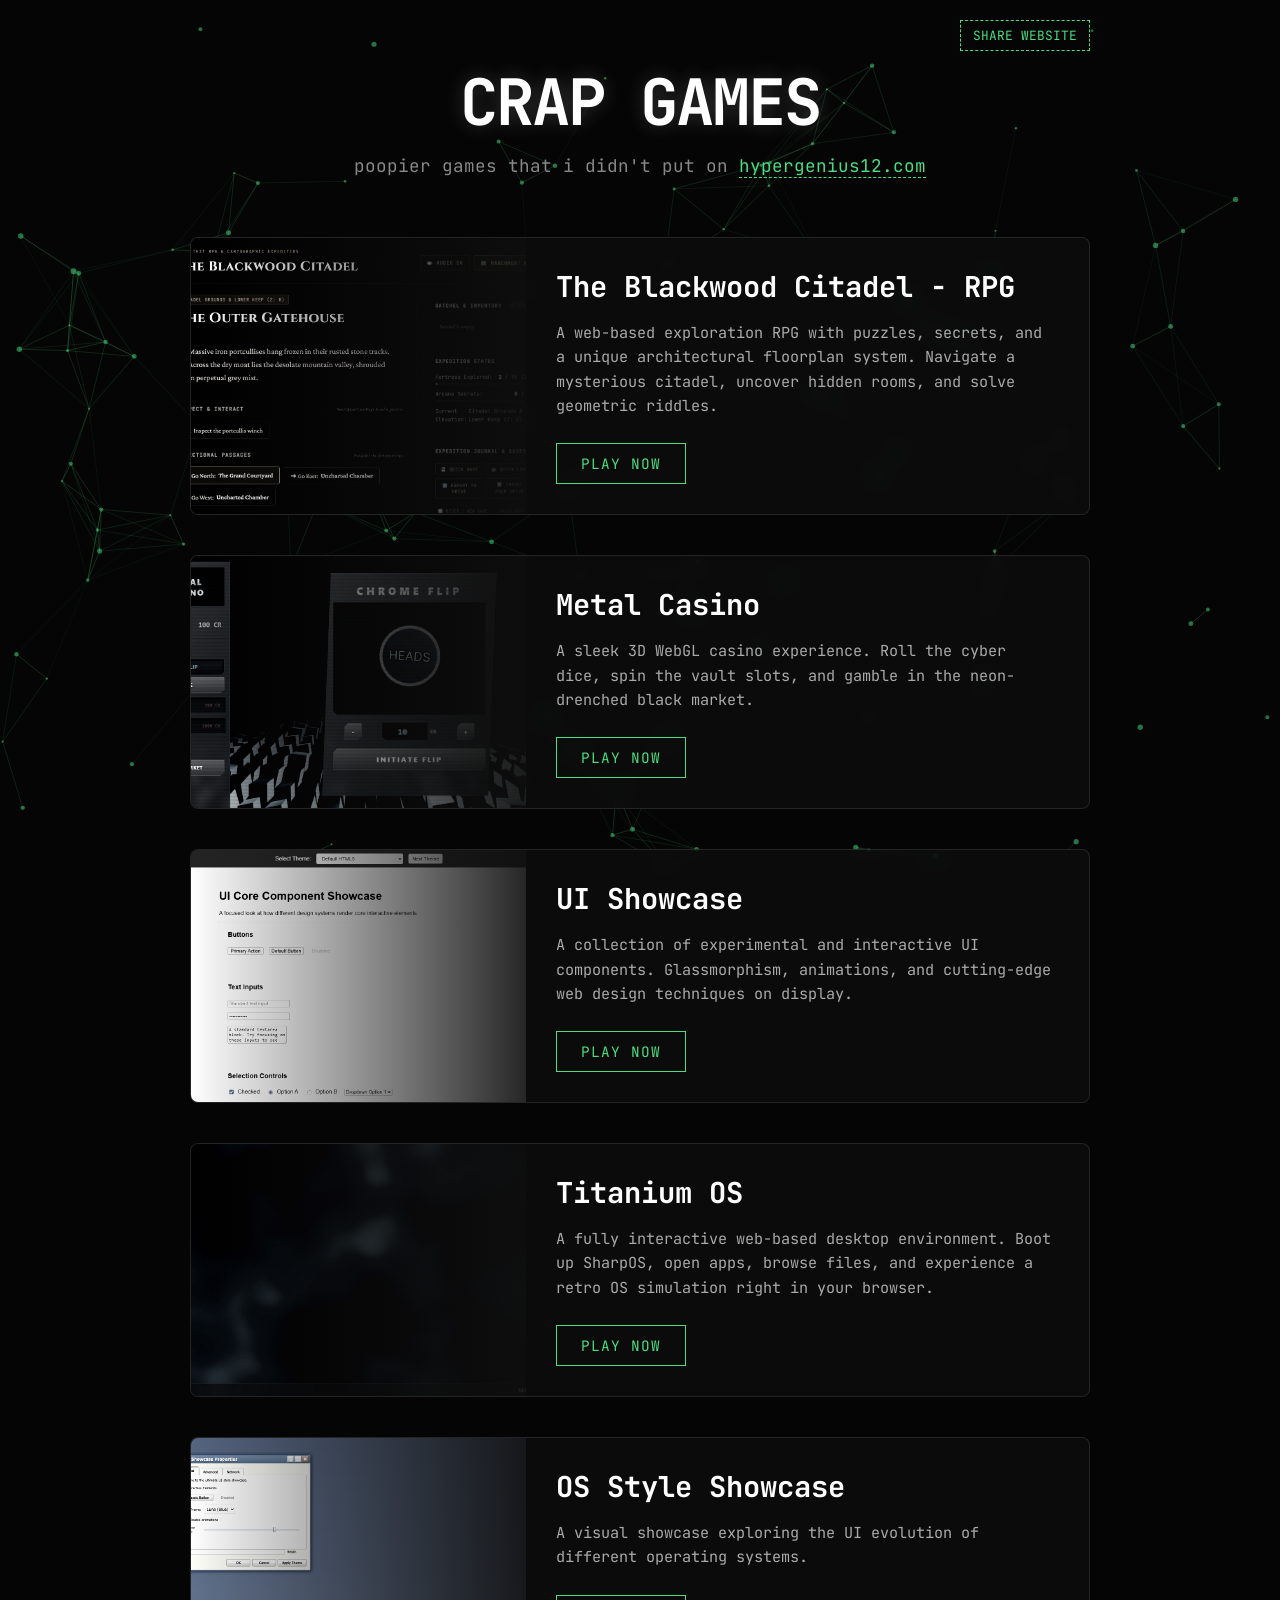
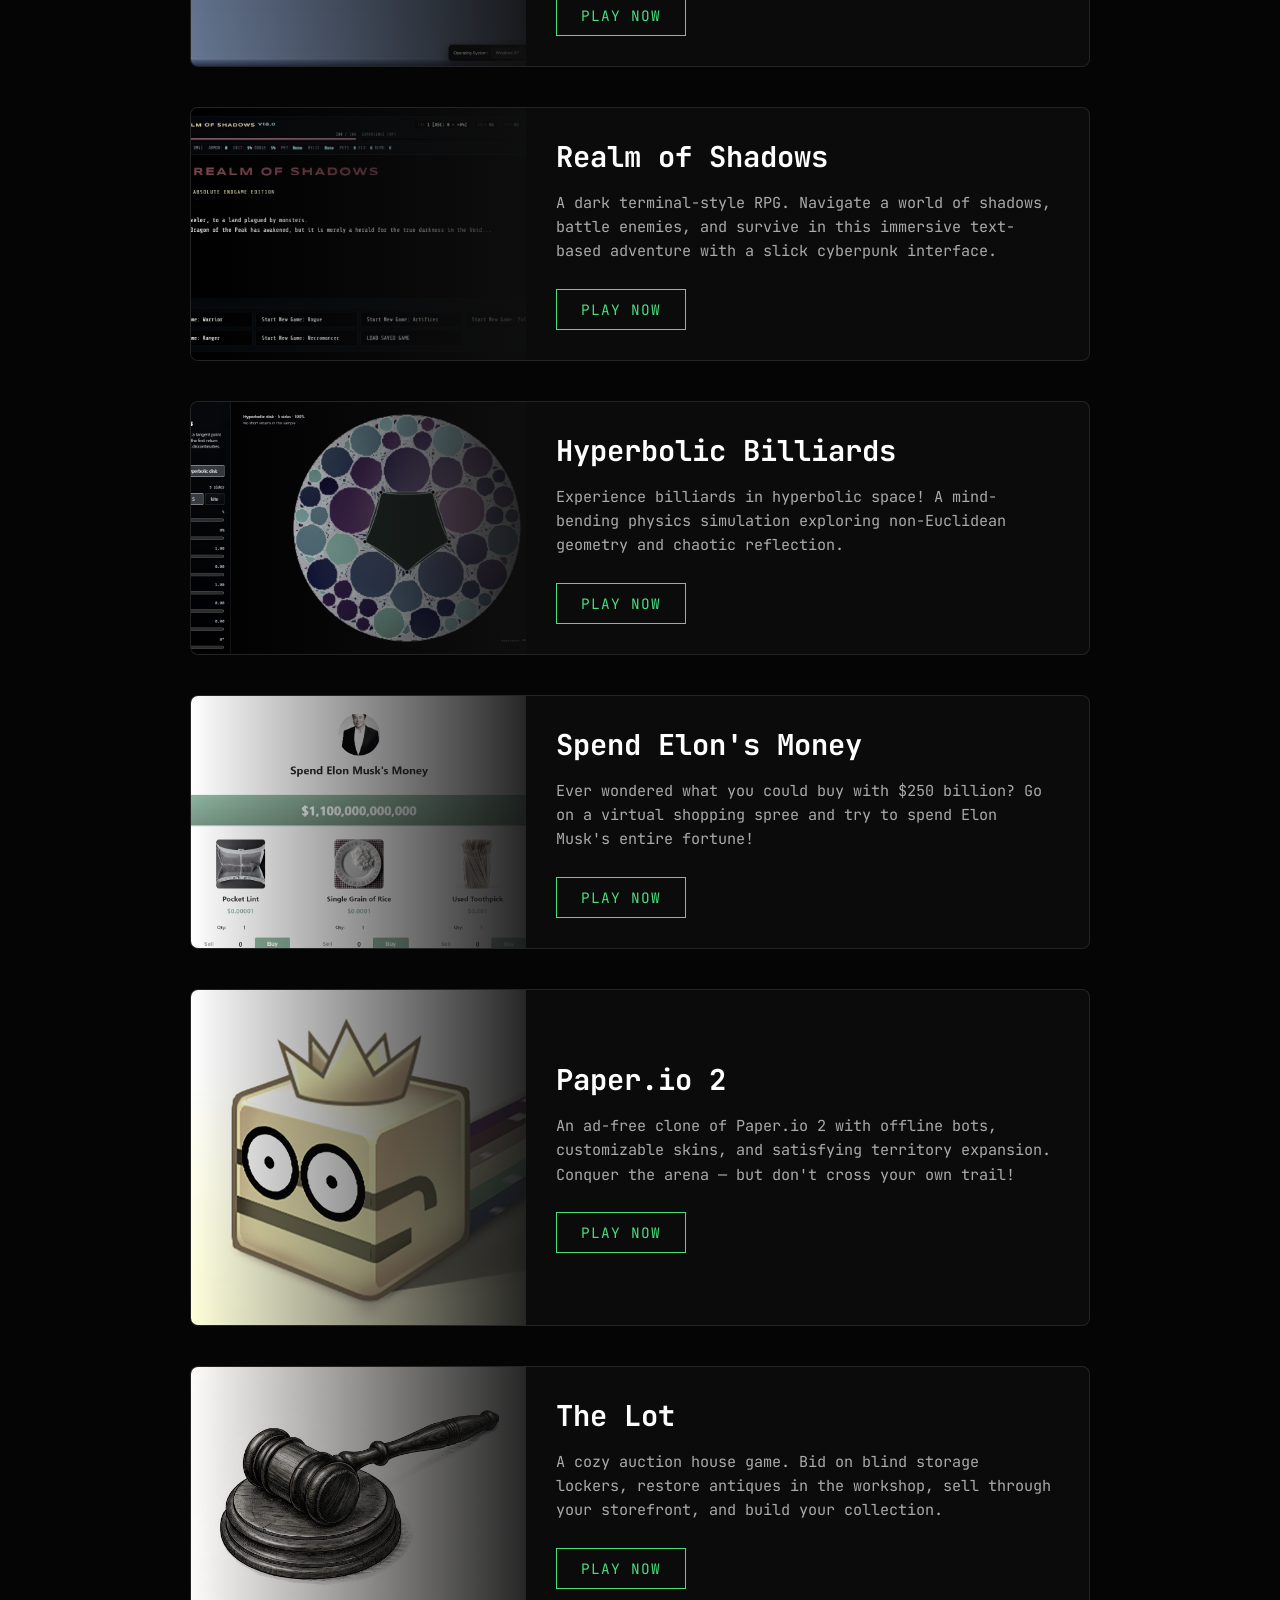
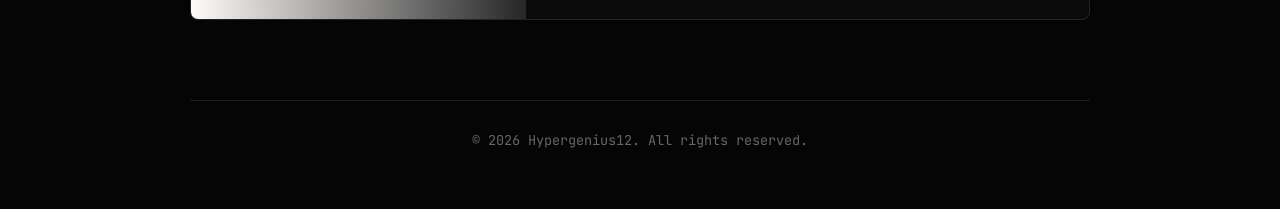
<file: index.html>
<!DOCTYPE html>
<html lang="en">
<head>
    <meta charset="UTF-8">
    <meta name="viewport" content="width=device-width, initial-scale=1.0">
    <title>Crap Games Hub</title>
    <link rel="stylesheet" href="style.css">
    <link rel="icon" type="image/svg+xml" href="favicon.svg">
    <link href="https://fonts.googleapis.com/css2?family=JetBrains+Mono:wght@400;700&display=swap" rel="stylesheet">
</head>
<body>
    <canvas id="bg-canvas"></canvas>
    
    <div id="content">
        <header>
            <div class="top-bar">
                <button class="share-btn" onclick="navigator.clipboard.writeText(window.location.href); alert('Link copied to clipboard!')">Share Website</button>
            </div>
            <h1>CRAP GAMES</h1>
            <p class="subtitle">poopier games that i didn't put on <a href="https://hypergenius12.com" target="_blank">hypergenius12.com</a></p>
        </header>

        <main>
            <div class="game-card">
                <div class="card-image">
                    <img src="citadel.jpg" alt="The Blackwood Citadel - RPG">
                    <div class="overlay"></div>
                </div>
                <div class="card-info">
                    <h2>The Blackwood Citadel - RPG</h2>
                    <p>A web-based exploration RPG with puzzles, secrets, and a unique architectural floorplan system. Navigate a mysterious citadel, uncover hidden rooms, and solve geometric riddles.</p>
                    <a href="citadel-rpg/index.html" class="play-btn">Play Now</a>
                </div>
            </div>

            <div class="game-card">
                <div class="card-image">
                    <img src="metal-casino.jpg" alt="Metal Casino">
                    <div class="overlay"></div>
                </div>
                <div class="card-info">
                    <h2>Metal Casino</h2>
                    <p>A sleek 3D WebGL casino experience. Roll the cyber dice, spin the vault slots, and gamble in the neon-drenched black market.</p>
                    <a href="metal-casino/index.html" class="play-btn">Play Now</a>
                </div>
            </div>

            <div class="game-card">
                <div class="card-image">
                    <img src="happy-lavoisier.jpg" alt="UI Showcase">
                    <div class="overlay"></div>
                </div>
                <div class="card-info">
                    <h2>UI Showcase</h2>
                    <p>A collection of experimental and interactive UI components. Glassmorphism, animations, and cutting-edge web design techniques on display.</p>
                    <a href="happy-lavoisier/index.html" class="play-btn">Play Now</a>
                </div>
            </div>

            <div class="game-card">
                <div class="card-image">
                    <img src="proud-maxwell.jpg" alt="Titanium OS">
                    <div class="overlay"></div>
                </div>
                <div class="card-info">
                    <h2>Titanium OS</h2>
                    <p>A fully interactive web-based desktop environment. Boot up SharpOS, open apps, browse files, and experience a retro OS simulation right in your browser.</p>
                    <a href="proud-maxwell/index.html" class="play-btn">Play Now</a>
                </div>
            </div>

            <div class="game-card">
                <div class="card-image">
                    <img src="os-style-showcase.png" alt="OS Style Showcase">
                    <div class="overlay"></div>
                </div>
                <div class="card-info">
                    <h2>OS Style Showcase</h2>
                    <p>A visual showcase exploring the UI evolution of different operating systems.</p>
                    <a href="os-style-showcase/index.html" class="play-btn">Play Now</a>
                </div>
            </div>

            <div class="game-card">
                <div class="card-image">
                    <img src="web-rpg.jpg" alt="Realm of Shadows RPG">
                    <div class="overlay"></div>
                </div>
                <div class="card-info">
                    <h2>Realm of Shadows</h2>
                    <p>A dark terminal-style RPG. Navigate a world of shadows, battle enemies, and survive in this immersive text-based adventure with a slick cyberpunk interface.</p>
                    <a href="web-rpg/index.html" class="play-btn">Play Now</a>
                </div>
            </div>

            <div class="game-card">
                <div class="card-image">
                    <img src="hyperbolic-billiards.jpg" alt="Hyperbolic Billiards">
                    <div class="overlay"></div>
                </div>
                <div class="card-info">
                    <h2>Hyperbolic Billiards</h2>
                    <p>Experience billiards in hyperbolic space! A mind-bending physics simulation exploring non-Euclidean geometry and chaotic reflection.</p>
                    <a href="hyperbolic-billiards/index.html" class="play-btn">Play Now</a>
                </div>
            </div>

            <div class="game-card">
                <div class="card-image">
                    <img src="spend-elons-money.jpg" alt="Spend Elon's Money">
                    <div class="overlay"></div>
                </div>
                <div class="card-info">
                    <h2>Spend Elon's Money</h2>
                    <p>Ever wondered what you could buy with $250 billion? Go on a virtual shopping spree and try to spend Elon Musk's entire fortune!</p>
                    <a href="spend-elons-money/index.html" class="play-btn">Play Now</a>
                </div>
            </div>

            <div class="game-card">
                <div class="card-image">
                    <img src="paper.png" alt="Paper.io 2">
                    <div class="overlay"></div>
                </div>
                <div class="card-info">
                    <h2>Paper.io 2</h2>
                    <p>An ad-free clone of Paper.io 2 with offline bots, customizable skins, and satisfying territory expansion. Conquer the arena — but don't cross your own trail!</p>
                    <a href="paper/index.html" class="play-btn">Play Now</a>
                </div>
            </div>

            <div class="game-card">
                <div class="card-image">
                    <img src="auction.jpg" alt="The Lot">
                    <div class="overlay"></div>
                </div>
                <div class="card-info">
                    <h2>The Lot</h2>
                    <p>A cozy auction house game. Bid on blind storage lockers, restore antiques in the workshop, sell through your storefront, and build your collection.</p>
                    <a href="auction-game/auction/index.html" class="play-btn">Play Now</a>
                </div>
            </div>
        </main>
        
        <footer>
            <p>&copy; 2026 Hypergenius12. All rights reserved.</p>
        </footer>
    </div>

    <script src="app.js"></script>
</body>
</html>
</file>
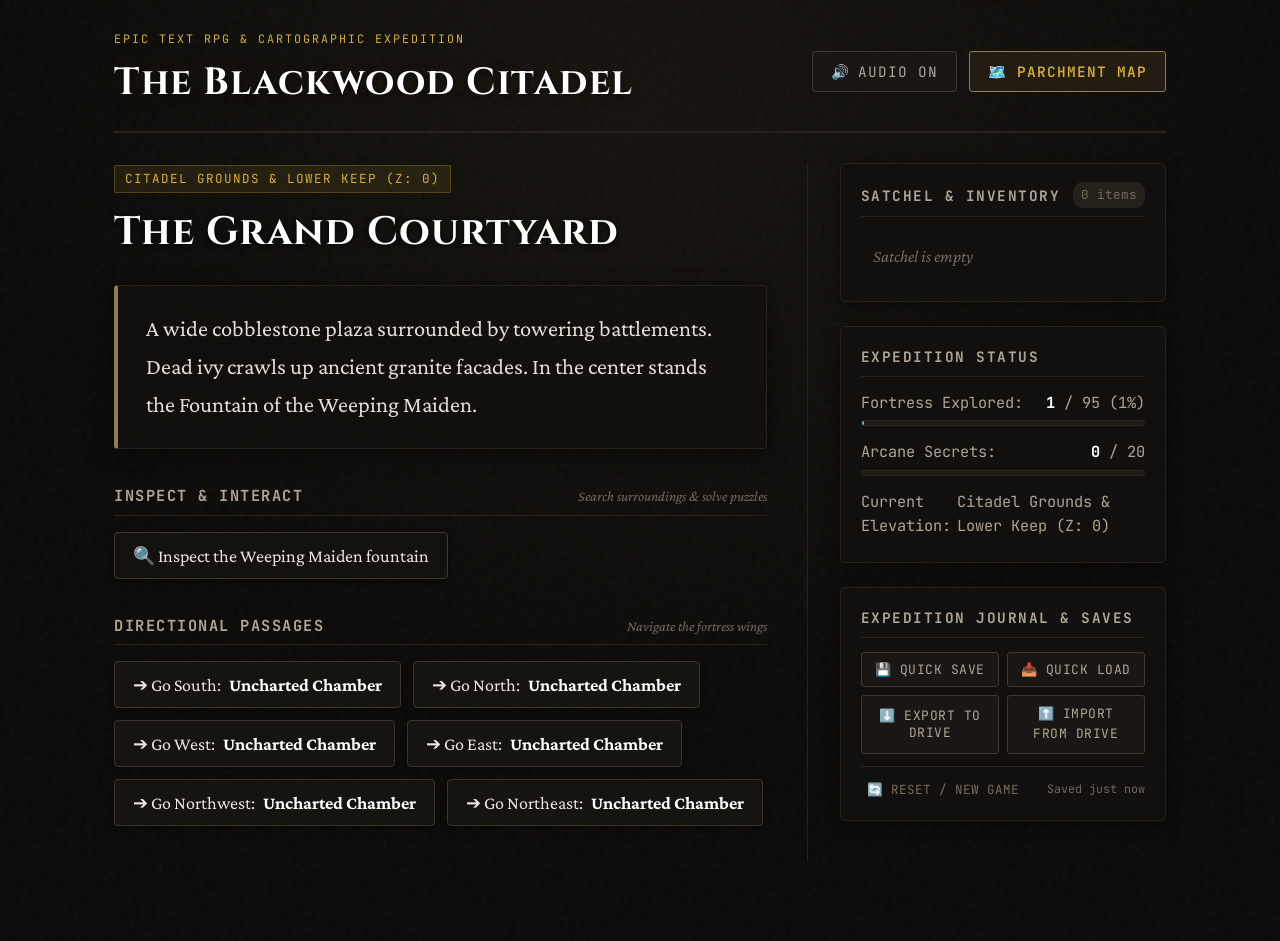
<file: citadel-rpg/index.html>
<!DOCTYPE html>
<html lang="en">
<head>
    <meta charset="UTF-8">
    <meta name="viewport" content="width=device-width, initial-scale=1.0">
    <title>The Blackwood Citadel - Grand RPG</title>
    <link rel="stylesheet" href="style.css?v=20">
    <link rel="preconnect" href="https://fonts.googleapis.com">
    <link rel="preconnect" href="https://fonts.gstatic.com" crossorigin>
    <link href="https://fonts.googleapis.com/css2?family=Cinzel:wght@400;600;700;900&family=Crimson+Pro:ital,wght@0,400;0,600;1,400&family=JetBrains+Mono:wght@400;500&display=swap" rel="stylesheet">
</head>
<body>
    <div id="game-container">
        <header>
            <div class="header-titles">
                <span class="header-tag">EPIC TEXT RPG & CARTOGRAPHIC EXPEDITION</span>
                <h1>The Blackwood Citadel</h1>
            </div>
            <div class="header-controls">
                <button id="sound-btn" class="header-btn" onclick="toggleSound()" title="Toggle Atmospheric Audio">
                    <span id="sound-icon">🔊</span> <span id="sound-label">Audio ON</span>
                </button>
                <button id="map-btn" class="header-btn primary-btn" onclick="toggleMap()" title="Open Parchment Cartographer's Map">
                    🗺️ Parchment Map
                </button>
            </div>
        </header>

        <!-- Notification Toast -->
        <div id="toast" class="toast hidden"></div>

        <div id="main-layout">
            <main>
                <!-- Room Header -->
                <div class="room-header-card">
                    <div class="room-floor-badge" id="room-floor-tag">Ground Floor (Z: 0)</div>
                    <h2 id="room-name">The Grand Courtyard</h2>
                </div>

                <!-- Story Text / Atmospheric Narrative -->
                <div id="story-text-container">
                    <div id="story-text">Loading the ancient annals of the citadel...</div>
                </div>
                
                <!-- Action Choices -->
                <div class="action-section">
                    <div class="section-title-wrap">
                        <h3>Inspect & Interact</h3>
                        <span class="section-sub">Search surroundings & solve puzzles</span>
                    </div>
                    <div id="choices-container"></div>
                </div>

                <!-- Navigation Exits -->
                <div class="action-section">
                    <div class="section-title-wrap">
                        <h3>Directional Passages</h3>
                        <span class="section-sub">Navigate the fortress wings</span>
                    </div>
                    <div id="navigation-container"></div>
                </div>
            </main>

            <aside id="sidebar">
                <!-- Inventory -->
                <div class="sidebar-block">
                    <div class="sidebar-header">
                        <h3>Satchel & Inventory</h3>
                        <span id="inv-count" class="badge">0 items</span>
                    </div>
                    <ul id="inventory-list">
                        <li class="empty-inv">Satchel is empty</li>
                    </ul>
                    <div id="item-description-box" class="hidden">
                        <div class="item-desc-header">
                            <strong id="item-desc-name">Item Name</strong>
                            <span id="item-desc-type" class="item-type-tag">Relic</span>
                        </div>
                        <p id="item-desc-text">Item description and lore.</p>
                        <div id="item-actions-container"></div>
                    </div>
                </div>

                <!-- Exploration Tracker -->
                <div class="sidebar-block">
                    <div class="sidebar-header">
                        <h3>Expedition Status</h3>
                    </div>
                    <div class="stat-row">
                        <span class="stat-label">Fortress Explored:</span>
                        <span class="stat-val"><strong id="rooms-count">0</strong> / <span id="total-rooms-count">95</span> (<span id="rooms-percent">0%</span>)</span>
                    </div>
                    <div class="progress-bar">
                        <div id="rooms-progress" class="progress-fill" style="width: 0%;"></div>
                    </div>

                    <div class="stat-row" style="margin-top: 14px;">
                        <span class="stat-label">Arcane Secrets:</span>
                        <span class="stat-val"><strong id="secrets-count" class="gold-text">0</strong> / 20</span>
                    </div>
                    <div class="progress-bar">
                        <div id="secrets-progress" class="progress-fill gold-fill" style="width: 0%;"></div>
                    </div>

                    <div class="stat-row" style="margin-top: 14px;">
                        <span class="stat-label">Current Elevation:</span>
                        <span class="stat-val" id="elevation-text">Ground Level</span>
                    </div>
                </div>

                <!-- Save & Local Drive Management -->
                <div class="sidebar-block save-block">
                    <div class="sidebar-header">
                        <h3>Expedition Journal & Saves</h3>
                    </div>
                    <div class="save-buttons-grid">
                        <button class="save-btn" onclick="saveGame(true)" title="Save progress in browser storage">💾 Quick Save</button>
                        <button class="save-btn" onclick="loadGame(true)" title="Load last browser save">📥 Quick Load</button>
                        <button class="save-btn" onclick="exportSaveToFile()" title="Download save file (.json) to your local PC drive">⬇️ Export to Drive</button>
                        <label class="save-btn file-label" title="Upload save file (.json) from your PC">
                            ⬆️ Import from Drive
                            <input type="file" id="import-file-input" accept=".json" onchange="importSaveFromFile(event)" style="display: none;">
                        </label>
                    </div>
                    <div class="reset-wrapper">
                        <button class="reset-btn" onclick="confirmResetGame()">🔄 Reset / New Game</button>
                        <span id="save-status-indicator" class="save-status">Auto-saved</span>
                    </div>
                </div>
            </aside>
        </div>
    </div>

    <!-- Parchment Cartographer Map Modal -->
    <div id="map-modal" class="hidden">
        <div class="parchment-frame">
            <div class="map-top-bar">
                <div class="map-branding">
                    <span class="map-sub">CARTOGRAPHER'S SURVEY OF</span>
                    <h2>The Citadel of Blackwood</h2>
                </div>
                
                <!-- Floor Tabs -->
                <div id="level-tabs" class="parchment-tabs">
                    <!-- Injected dynamically -->
                </div>

                <div class="map-action-buttons">
                    <button class="map-ctrl-btn" onclick="recenterMap()" title="Center map on your current location">📍 Center Player</button>
                    <button class="map-ctrl-btn" onclick="zoomInMap()" title="Zoom In">+</button>
                    <button class="map-ctrl-btn" onclick="zoomOutMap()" title="Zoom Out">−</button>
                    <button class="map-ctrl-btn" onclick="resetZoomMap()" title="Reset Zoom">100%</button>
                    <button onclick="toggleMap()" class="close-map-btn" title="Return to Expedition">✕ Close Map</button>
                </div>
            </div>

            <div class="map-canvas-wrapper" id="map-canvas-container">
                <canvas id="citadel-map-canvas"></canvas>
                
                <!-- Compass Rose Overlay -->
                <div class="compass-rose" id="compass-rose" title="Ancient Magnetic Compass">
                    <svg viewBox="0 0 100 100" width="80" height="80">
                        <circle cx="50" cy="50" r="46" fill="none" stroke="#68553d" stroke-width="1.5" stroke-dasharray="3 3"/>
                        <circle cx="50" cy="50" r="40" fill="none" stroke="#3d3021" stroke-width="1"/>
                        <!-- North pointer -->
                        <polygon points="50,10 56,46 50,42" fill="#932b2b" stroke="#501616" stroke-width="1"/>
                        <polygon points="50,10 44,46 50,42" fill="#c74343" stroke="#501616" stroke-width="1"/>
                        <!-- South pointer -->
                        <polygon points="50,90 56,54 50,58" fill="#5a4933" stroke="#2a2014" stroke-width="1"/>
                        <polygon points="50,90 44,54 50,58" fill="#806849" stroke="#2a2014" stroke-width="1"/>
                        <!-- East pointer -->
                        <polygon points="90,50 54,56 58,50" fill="#5a4933" stroke="#2a2014" stroke-width="1"/>
                        <polygon points="90,50 54,44 58,50" fill="#806849" stroke="#2a2014" stroke-width="1"/>
                        <!-- West pointer -->
                        <polygon points="10,50 46,56 42,50" fill="#5a4933" stroke="#2a2014" stroke-width="1"/>
                        <polygon points="10,50 46,44 42,50" fill="#806849" stroke="#2a2014" stroke-width="1"/>
                        <circle cx="50" cy="50" r="4" fill="#c9ad7a" stroke="#332415"/>
                        <text x="50" y="8" text-anchor="middle" font-size="9" font-family="'Cinzel', serif" font-weight="bold" fill="#ab3737">N</text>
                        <text x="50" y="99" text-anchor="middle" font-size="8" font-family="'Cinzel', serif" fill="#68553d">S</text>
                        <text x="96" y="53" text-anchor="middle" font-size="8" font-family="'Cinzel', serif" fill="#68553d">E</text>
                        <text x="4" y="53" text-anchor="middle" font-size="8" font-family="'Cinzel', serif" fill="#68553d">W</text>
                    </svg>
                </div>

                <!-- Map Legend -->
                <div class="map-legend">
                    <div class="legend-item"><span class="legend-swatch player-swatch"></span> You Are Here</div>
                    <div class="legend-item"><span class="legend-swatch explored-swatch"></span> Explored Chamber</div>
                    <div class="legend-item"><span class="legend-swatch secret-swatch"></span> Arcane Secret Found</div>
                    <div class="legend-item"><span class="legend-swatch locked-swatch"></span> Sealed Doorway</div>
                    <div class="legend-item"><span class="legend-swatch unreached-swatch"></span> Unexplored Rumor</div>
                </div>

                <!-- Hover Room Info Popup -->
                <div id="map-room-tooltip" class="map-tooltip hidden">
                    <strong id="tooltip-title">Chamber Name</strong>
                    <div id="tooltip-floor" class="tooltip-sub">Elevation</div>
                    <p id="tooltip-desc">Description preview...</p>
                </div>
            </div>
        </div>
    </div>

    <!-- Epic Endgame / Victory Modal -->
    <div id="victory-modal" class="hidden">
        <canvas id="victory-canvas"></canvas>
        <div class="victory-card">
            <div class="victory-header">
                <div class="victory-crest" id="victory-crest">👑</div>
                <div class="victory-subtitle" id="victory-badge">CITADEL CONQUERED</div>
                <h1 id="victory-title">The Radiant Sovereign</h1>
            </div>

            <div class="victory-body">
                <p id="victory-prose" class="victory-story">
                    You mount the steps of the Obsidian Throne as the ancient bells of Blackwood toll across the mountains...
                </p>

                <!-- Chronicle Scorecard -->
                <div class="victory-stats-grid">
                    <div class="vstat-card">
                        <span class="vstat-num" id="vstat-rooms">95 / 95</span>
                        <span class="vstat-label">Fortress Explored</span>
                    </div>
                    <div class="vstat-card gold-border">
                        <span class="vstat-num gold-text" id="vstat-secrets">20 / 20</span>
                        <span class="vstat-label">Secrets Discovered</span>
                    </div>
                    <div class="vstat-card">
                        <span class="vstat-num" id="vstat-ending">True Ascension</span>
                        <span class="vstat-label">Destiny Unlocked</span>
                    </div>
                    <div class="vstat-card">
                        <span class="vstat-num" id="vstat-turns">142</span>
                        <span class="vstat-label">Total Actions Taken</span>
                    </div>
                </div>

                <div class="relics-showcase">
                    <h4>Royal Regalia & Arcane Relics Assembled:</h4>
                    <div id="relics-list" class="relics-chips"></div>
                </div>
            </div>

            <div class="victory-footer">
                <button class="victory-btn secondary" onclick="closeVictoryModal()">Continue Free Roam</button>
                <button class="victory-btn secondary" onclick="exportSaveToFile()">Download Chronicle</button>
                <button class="victory-btn primary" onclick="confirmResetGame()">Embark on New Journey</button>
            </div>
        </div>
    </div>

    <script src="game.js?v=20"></script>
</body>
</html>
</file>
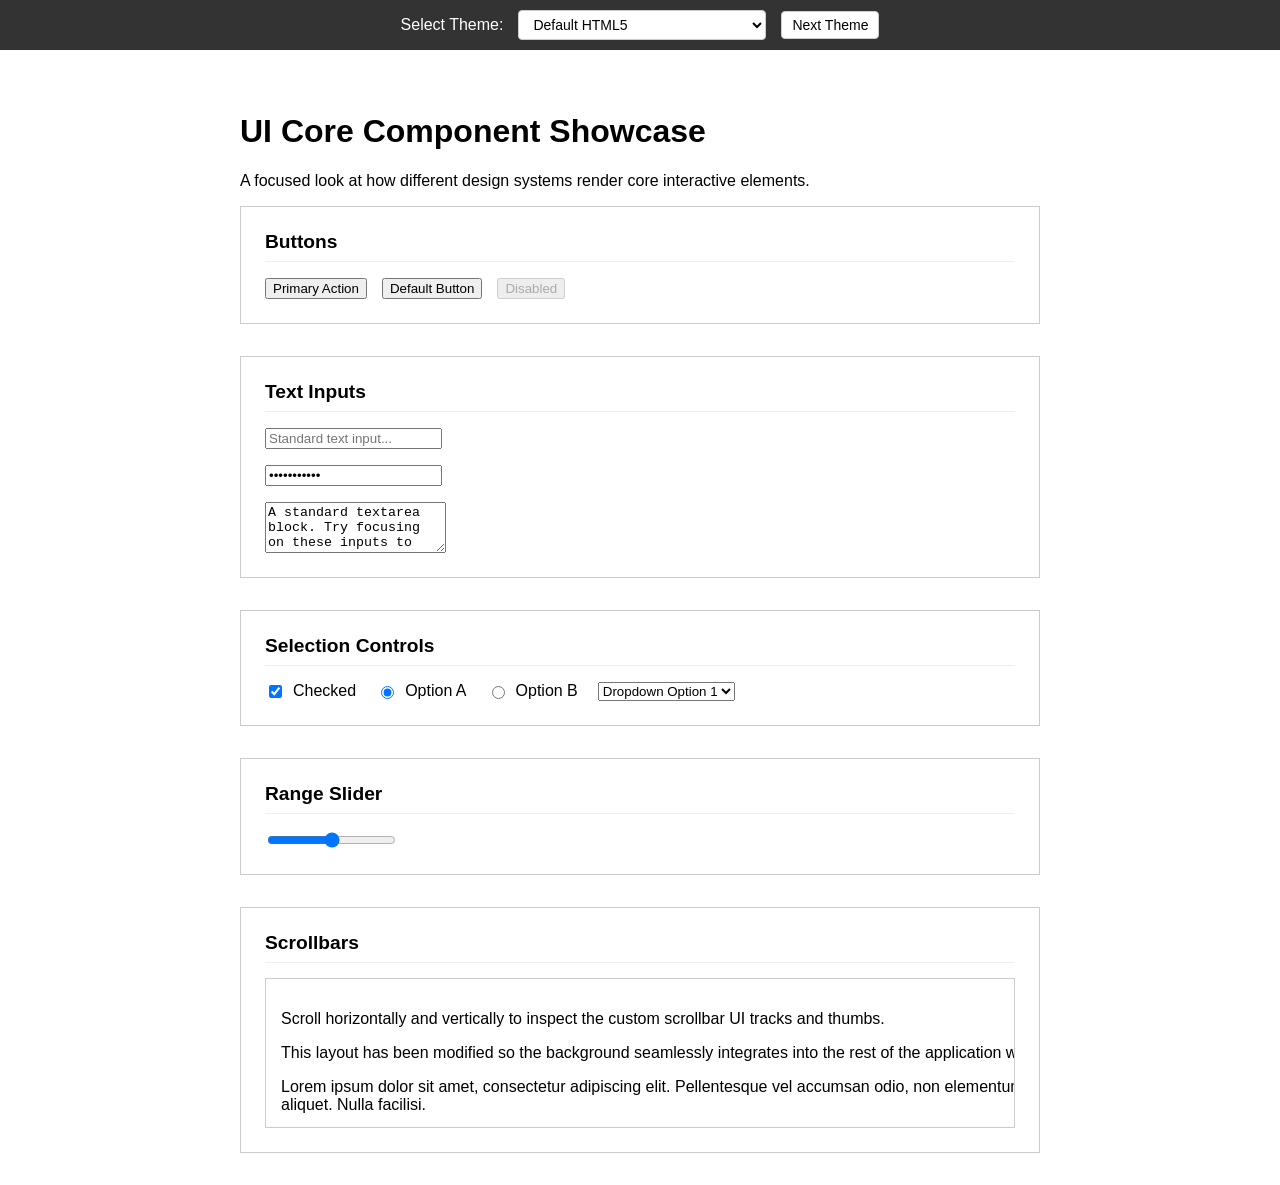
<file: happy-lavoisier/index.html>
<!DOCTYPE html>
<html lang="en">
<head>
    <meta charset="UTF-8">
    <meta name="viewport" content="width=device-width, initial-scale=1.0">
    <title>UI Showcase</title>
    <link rel="icon" href="favicon.svg" type="image/svg+xml">
    <style>
        /* =========================================
           BASE / DEFAULT HTML5 THEME & SCROLL FIX
           ========================================= */
        :root {
            --bg-color: #ffffff;
            --text-color: #000000;
            --section-bg: #ffffff;
            --section-border: #ccc;
            --section-radius: 0;
            --font-family: sans-serif;
            --spacing: 2rem;
            --heading-border: #eee;
        }
        body {
            font-family: var(--font-family);
            background-color: var(--bg-color);
            color: var(--text-color);
            margin: var(--spacing);
            max-width: 800px;
            margin-left: auto;
            margin-right: auto;
            padding-top: 60px;
            transition: background-color 0.3s, color 0.3s, background-image 0.3s;
        }
        section {
            background-color: var(--section-bg);
            margin-bottom: var(--spacing);
            padding: 1.5rem;
            border: 1px solid var(--section-border);
            border-radius: var(--section-radius);
            transition: all 0.3s;
        }
        h2 {
            margin-top: 0;
            border-bottom: 1px solid var(--heading-border);
            padding-bottom: 0.5rem;
            font-size: 1.2rem;
        }
        .grid {
            display: flex;
            flex-direction: column;
            gap: 1rem;
            align-items: flex-start;
        }
        .scroll-container {
            width: 100%;
            height: 150px;
            overflow: auto;
            border: 1px solid var(--section-border);
            border-radius: var(--section-radius);
            background-color: var(--bg-color);
            box-sizing: border-box;
            transition: all 0.3s;
        }
        .scroll-content {
            padding: 15px;
            min-width: 150%;
        }

        /* THEME CYCLER */
        #theme-switcher {
            position: fixed;
            top: 0;
            left: 0;
            width: 100%;
            background: rgba(0,0,0,0.8);
            color: white;
            padding: 10px 20px;
            display: flex;
            align-items: center;
            justify-content: center;
            gap: 15px;
            z-index: 9999;
            backdrop-filter: blur(10px);
            font-family: sans-serif;
            box-sizing: border-box;
        }
        #theme-switcher select, #theme-switcher button {
            padding: 5px 10px;
            font-size: 14px;
            background: #fff;
            color: #000;
            border: 1px solid #ccc;
            border-radius: 4px;
            cursor: pointer;
        }

        /* 1. APPLE */
        body.theme-apple { --bg-color: #ECECEC; --text-color: #1C1C1E; --section-bg: #FFFFFF; --section-border: #E5E5EA; --section-radius: 10px; --heading-border: #E5E5EA; --font-family: -apple-system, BlinkMacSystemFont, "SF Pro Text", "Helvetica Neue", sans-serif; background-image: none; }
        .theme-apple button { background-color: #FFFFFF; color: #1C1C1E; border: 1px solid #C6C6C8; padding: 5px 14px; border-radius: 5px; font-size: 13px; box-shadow: 0 1px 1px rgba(0,0,0,0.05); cursor: pointer; }
        .theme-apple button.primary { background-color: #007AFF; color: #FFFFFF; border: 1px solid #007AFF; }
        .theme-apple input[type="text"], .theme-apple input[type="password"], .theme-apple textarea, .theme-apple select { background-color: #FFFFFF; border: 1px solid #C6C6C8; padding: 5px 10px; border-radius: 5px; font-size: 13px; outline: none; width: 100%; max-width: 300px; box-shadow: inset 0 1px 2px rgba(0,0,0,0.02); }
        .theme-apple input:focus, .theme-apple textarea:focus, .theme-apple select:focus { border-color: #007AFF; box-shadow: 0 0 0 3px rgba(0, 122, 255, 0.3); }
        .theme-apple input[type="range"] { appearance: none; height: 4px; background: #D1D1D6; border-radius: 2px; width: 300px; }
        .theme-apple input[type="range"]::-webkit-slider-thumb { appearance: none; width: 20px; height: 20px; background: #FFFFFF; border: 1px solid #C6C6C8; border-radius: 50%; box-shadow: 0 1px 3px rgba(0,0,0,0.2); }
        .theme-apple ::-webkit-scrollbar { width: 14px; height: 14px; }
        .theme-apple ::-webkit-scrollbar-thumb { background-color: rgba(0,0,0,0.3); border-radius: 10px; border: 4px solid transparent; background-clip: padding-box; }

        /* 2. GITHUB */
        body.theme-github { --bg-color: #0d1117; --text-color: #e6edf3; --section-bg: #161b22; --section-border: #30363d; --section-radius: 6px; --heading-border: #21262d; --font-family: -apple-system, BlinkMacSystemFont, "Segoe UI", "Noto Sans", Helvetica, Arial, sans-serif; background-image: none; }
        .theme-github button { background-color: #21262d; color: #c9d1d9; border: 1px solid rgba(240, 246, 252, 0.1); padding: 5px 16px; border-radius: 6px; font-size: 14px; cursor: pointer; }
        .theme-github button.primary { background-color: #238636; color: #ffffff; }
        .theme-github input[type="text"], .theme-github textarea, .theme-github select { background-color: #0d1117; border: 1px solid #30363d; padding: 5px 12px; border-radius: 6px; color: #e6edf3; width: 100%; max-width: 300px; outline: none; }
        .theme-github input:focus, .theme-github textarea:focus { border-color: #58a6ff; box-shadow: 0 0 0 3px rgba(88, 166, 255, 0.3); }
        .theme-github input[type="checkbox"], .theme-github input[type="radio"], .theme-github input[type="range"] { accent-color: #58a6ff; }
        .theme-github ::-webkit-scrollbar { width: 14px; height: 14px; }
        .theme-github ::-webkit-scrollbar-thumb { background-color: #484f58; border: 4px solid #0d1117; border-radius: 10px; }

        /* 3. WINDOWS 11 */
        body.theme-windows11 { --bg-color: #f3f3f3; --text-color: #242424; --section-bg: #ffffff; --section-border: #e5e5e5; --section-radius: 8px; --heading-border: #e0e0e0; --font-family: "Segoe UI Variable", "Segoe UI", sans-serif; background-image: none; }
        .theme-windows11 button { background-color: #fbfbfb; color: #242424; border: 1px solid #d1d1d1; border-bottom-color: #c3c3c3; padding: 5px 20px; border-radius: 4px; cursor: pointer; }
        .theme-windows11 button.primary { background-color: #0067c0; color: #ffffff; border-color: #0067c0; border-bottom-color: #005095; }
        .theme-windows11 input[type="text"], .theme-windows11 textarea, .theme-windows11 select { background-color: #ffffff; border: 1px solid #d1d1d1; border-bottom: 1px solid #8c8c8c; padding: 5px 12px; border-radius: 4px; width: 100%; max-width: 300px; outline: none; }
        .theme-windows11 input:focus, .theme-windows11 textarea:focus { border-bottom: 2px solid #0067c0; padding-bottom: 4px; }
        .theme-windows11 input[type="range"] { appearance: none; height: 4px; background: #e0e0e0; border-radius: 2px; width: 300px; }
        .theme-windows11 input[type="range"]::-webkit-slider-thumb { appearance: none; width: 20px; height: 20px; background: #0067c0; border-radius: 50%; border: 6px solid #fff; box-shadow: 0 0 0 1px #d1d1d1; }
        .theme-windows11 ::-webkit-scrollbar-thumb { background-color: #8a8a8a; border: 6px solid transparent; background-clip: padding-box; border-radius: 10px; }

        /* 4. AI WEBSITE */
        body.theme-ai { --bg-color: #050505; --text-color: #EDEDED; --section-bg: #0A0A0A; --section-border: #222; --section-radius: 12px; --heading-border: #1a1a1a; --font-family: 'Inter', system-ui, -apple-system, sans-serif; background-image: none; }
        .theme-ai section { box-shadow: inset 0 1px 0 rgba(255,255,255,0.05); }
        .theme-ai button { background-color: #111; color: #ededed; border: 1px solid #333; padding: 8px 18px; border-radius: 8px; cursor: pointer; }
        .theme-ai button.primary { background: linear-gradient(135deg, #a855f7, #3b82f6); border: none; box-shadow: 0 0 15px rgba(168, 85, 247, 0.4); }
        .theme-ai input[type="text"], .theme-ai textarea { background-color: #0a0a0a; border: 1px solid #333; padding: 8px 12px; border-radius: 8px; color: #ededed; width: 100%; max-width: 300px; outline: none; }
        .theme-ai input:focus { border-color: #a855f7; box-shadow: 0 0 0 2px rgba(168, 85, 247, 0.2); }
        .theme-ai input[type="checkbox"], .theme-ai input[type="radio"], .theme-ai input[type="range"] { accent-color: #a855f7; }
        .theme-ai ::-webkit-scrollbar { width: 8px; height: 8px; }
        .theme-ai ::-webkit-scrollbar-thumb { background-color: #333; border-radius: 4px; }

        /* 5. MINIMALIST */
        body.theme-minimal { --bg-color: #ffffff; --text-color: #000000; --section-bg: #ffffff; --section-border: #000000; --section-radius: 0px; --heading-border: #000000; --font-family: "Helvetica Neue", Helvetica, Arial, sans-serif; background-image: none; }
        .theme-minimal section { border-width: 2px; box-shadow: 4px 4px 0px #000000; }
        .theme-minimal button { background-color: #ffffff; border: 2px solid #000000; padding: 8px 20px; font-weight: bold; cursor: pointer; }
        .theme-minimal button.primary { background-color: #000000; color: #ffffff; }
        .theme-minimal input[type="text"], .theme-minimal textarea { border: 2px solid #000000; padding: 8px 12px; width: 100%; max-width: 300px; outline: none; }
        .theme-minimal input:focus { outline: 2px solid #000000; outline-offset: 2px; }
        .theme-minimal input[type="range"] { appearance: none; height: 2px; background: #000000; width: 300px; }
        .theme-minimal input[type="range"]::-webkit-slider-thumb { appearance: none; width: 16px; height: 32px; background: #000000; cursor: pointer; }
        .theme-minimal .scroll-container { border-width: 2px; }
        .theme-minimal ::-webkit-scrollbar { width: 16px; height: 16px; }
        .theme-minimal ::-webkit-scrollbar-track { border-left: 2px solid #000; }
        .theme-minimal ::-webkit-scrollbar-thumb { background-color: #000000; }

        /* 6. GOOGLE MATERIAL */
        body.theme-material { --bg-color: #f5f5f6; --text-color: #202124; --section-bg: #ffffff; --section-border: transparent; --section-radius: 8px; --heading-border: transparent; --font-family: 'Roboto', sans-serif; }
        .theme-material section { box-shadow: 0 1px 2px 0 rgba(60,64,67,0.3), 0 1px 3px 1px rgba(60,64,67,0.15); }
        .theme-material h2 { color: #1a73e8; }
        .theme-material button { background-color: #fff; color: #1a73e8; border: none; padding: 0 24px; height: 36px; border-radius: 4px; font-weight: 500; text-transform: uppercase; box-shadow: 0 1px 2px 0 rgba(60,64,67,0.3); cursor: pointer; }
        .theme-material button.primary { background-color: #1a73e8; color: #fff; }
        .theme-material input[type="text"], .theme-material textarea { background-color: #f1f3f4; border: none; border-bottom: 1px solid #80868b; border-radius: 4px 4px 0 0; padding: 8px 12px; outline: none; width: 100%; max-width: 300px; }
        .theme-material input:focus { border-bottom: 2px solid #1a73e8; background-color: #e8f0fe; padding-bottom: 7px; }
        .theme-material input[type="checkbox"], .theme-material input[type="radio"], .theme-material input[type="range"] { accent-color: #1a73e8; }
        .theme-material .scroll-container { border: 1px solid #e0e0e0; border-radius: 4px; }
        .theme-material ::-webkit-scrollbar { width: 8px; height: 8px; }
        .theme-material ::-webkit-scrollbar-thumb { background-color: #bdc1c6; border-radius: 4px; }

        /* 7. GLASSMORPHISM */
        body.theme-glass { --bg-color: transparent; --text-color: #ffffff; --section-bg: rgba(255, 255, 255, 0.1); --section-border: rgba(255, 255, 255, 0.2); --section-radius: 16px; --heading-border: rgba(255, 255, 255, 0.2); --font-family: 'Poppins', sans-serif; background: linear-gradient(45deg, #ff6b6b, #4ecdc4, #556270); background-attachment: fixed; }
        .theme-glass section { backdrop-filter: blur(12px); box-shadow: 0 8px 32px 0 rgba(31, 38, 135, 0.37); }
        .theme-glass button { background: rgba(255, 255, 255, 0.15); color: #fff; border: 1px solid rgba(255, 255, 255, 0.3); padding: 8px 20px; border-radius: 30px; cursor: pointer; }
        .theme-glass button.primary { background: rgba(255, 255, 255, 0.4); font-weight: bold; }
        .theme-glass input[type="text"], .theme-glass textarea { background: rgba(255, 255, 255, 0.1); border: 1px solid rgba(255, 255, 255, 0.3); color: #fff; padding: 8px 15px; border-radius: 12px; outline: none; width: 100%; max-width: 300px; }
        .theme-glass input:focus { background: rgba(255, 255, 255, 0.2); border-color: rgba(255, 255, 255, 0.6); }
        .theme-glass .scroll-container { background: rgba(255,255,255,0.05); }
        .theme-glass ::-webkit-scrollbar { width: 10px; height: 10px; }
        .theme-glass ::-webkit-scrollbar-thumb { background: rgba(255,255,255,0.4); border-radius: 10px; }

        /* 8. WEB3 / CRYPTO */
        body.theme-web3 { --bg-color: #030014; --text-color: #e2e8f0; --section-bg: rgba(15, 23, 42, 0.8); --section-border: #1e293b; --section-radius: 12px; --heading-border: #1e293b; --font-family: 'Space Grotesk', system-ui, sans-serif; background-image: none; }
        .theme-web3 section { box-shadow: 0 0 20px rgba(56, 189, 248, 0.05); }
        .theme-web3 button { background: #0f172a; color: #38bdf8; border: 1px solid rgba(56, 189, 248, 0.4); padding: 8px 20px; border-radius: 8px; text-transform: uppercase; cursor: pointer; box-shadow: 0 0 10px rgba(56, 189, 248, 0.1); }
        .theme-web3 button.primary { background: linear-gradient(90deg, #38bdf8, #818cf8); color: #030014; font-weight: bold; }
        .theme-web3 input[type="text"], .theme-web3 textarea { background: #020617; border: 1px solid #1e293b; color: #38bdf8; padding: 8px 12px; border-radius: 6px; font-family: monospace; outline: none; width: 100%; max-width: 300px; }
        .theme-web3 input:focus { border-color: #38bdf8; box-shadow: 0 0 15px rgba(56, 189, 248, 0.2); }
        .theme-web3 .scroll-container { background: #020617; }
        .theme-web3 ::-webkit-scrollbar { width: 8px; height: 8px; }
        .theme-web3 ::-webkit-scrollbar-thumb { background: #38bdf8; border-radius: 4px; }

        /* 9. WINDOWS 95 */
        body.theme-win95 { --bg-color: #008080; --text-color: #000000; --section-bg: #c0c0c0; --section-border: transparent; --section-radius: 0; --heading-border: transparent; --font-family: 'MS Sans Serif', Tahoma, sans-serif; background-image: none; }
        .theme-win95 section { border-top: 2px solid #ffffff; border-left: 2px solid #ffffff; border-right: 2px solid #000000; border-bottom: 2px solid #000000; padding: 2px; }
        .theme-win95 section > h2 { background: #000080; color: white; padding: 3px 5px; font-size: 14px; margin: 0 0 1rem 0; }
        .theme-win95 section > .grid, .theme-win95 section > p { padding: 0 1rem 1rem 1rem; }
        .theme-win95 button { background-color: #c0c0c0; color: #000; border-top: 2px solid #ffffff; border-left: 2px solid #ffffff; border-right: 2px solid #000000; border-bottom: 2px solid #000000; padding: 4px 12px; cursor: pointer; box-sizing: border-box; }
        .theme-win95 button:active { border-top: 2px solid #000000; border-left: 2px solid #000000; border-right: 2px solid #ffffff; border-bottom: 2px solid #ffffff; padding: 5px 11px 3px 13px; }
        .theme-win95 input[type="text"], .theme-win95 textarea { background: #fff; border-top: 2px solid #000; border-left: 2px solid #000; border-right: 2px solid #fff; border-bottom: 2px solid #fff; padding: 4px; width: 100%; max-width: 300px; }
        .theme-win95 input[type="range"]::-webkit-slider-thumb { appearance: none; width: 12px; height: 22px; background: #c0c0c0; border-top: 2px solid #fff; border-left: 2px solid #fff; border-right: 2px solid #000; border-bottom: 2px solid #000; }
        .theme-win95 .scroll-container { border-top: 2px solid #000; border-left: 2px solid #000; border-right: 2px solid #fff; border-bottom: 2px solid #fff; background: #fff; }
        .theme-win95 ::-webkit-scrollbar { width: 16px; height: 16px; }
        .theme-win95 ::-webkit-scrollbar-track { background: repeating-linear-gradient(45deg, #c0c0c0 25%, transparent 25%, transparent 75%, #c0c0c0 75%, #c0c0c0), repeating-linear-gradient(45deg, #c0c0c0 25%, #ffffff 25%, #ffffff 75%, #c0c0c0 75%, #c0c0c0); background-position: 0 0, 2px 2px; background-size: 4px 4px; }
        .theme-win95 ::-webkit-scrollbar-thumb { background: #c0c0c0; border-top: 2px solid #fff; border-left: 2px solid #fff; border-right: 2px solid #000; border-bottom: 2px solid #000; }

        /* 10. WINDOWS XP */
        body.theme-winxp { --bg-color: #ece9d8; --text-color: #000000; --section-bg: #ece9d8; --section-border: transparent; --section-radius: 3px; --heading-border: transparent; --font-family: Tahoma, sans-serif; background-image: none; }
        .theme-winxp section { background: #fbfbfc; border: 1px solid #003c74; border-radius: 8px 8px 3px 3px; padding: 0; box-shadow: 2px 2px 5px rgba(0,0,0,0.2); }
        .theme-winxp section > .grid, .theme-winxp section > p, .theme-winxp section > .scroll-container { padding: 0 1.5rem 1.5rem 1.5rem; margin-bottom: 1.5rem; width: calc(100% - 3rem); box-sizing: border-box; }
        .theme-winxp section > h2 { background: linear-gradient(to bottom, #0058e6 0%, #3a93ff 15%, #288eff 50%, #1770e0 100%); color: white; margin: 0 0 1.5rem 0; padding: 5px 10px; border-radius: 7px 7px 0 0; font-size: 13px; font-weight: bold; }
        .theme-winxp button { background: linear-gradient(to bottom, #f2f2f2, #ebebeb, #dddddd, #cfcfcf); border: 1px solid #003c74; border-radius: 3px; padding: 4px 15px; cursor: pointer; }
        .theme-winxp button.primary { border: 2px solid #003c74; padding: 3px 14px; }
        .theme-winxp input[type="text"], .theme-winxp textarea { background: #fff; border: 1px solid #7f9db9; padding: 4px 6px; font-size: 12px; outline: none; width: 100%; max-width: 300px; }
        .theme-winxp input:focus { border-color: #ffb000; }
        .theme-winxp .scroll-container { border: 1px solid #7f9db9; background: #fff; margin: 0 1.5rem 1.5rem 1.5rem; width: calc(100% - 3rem); }
        .theme-winxp ::-webkit-scrollbar { width: 17px; height: 17px; }
        .theme-winxp ::-webkit-scrollbar-track { background: #efebd6; border-left: 1px solid #fff; }
        .theme-winxp ::-webkit-scrollbar-thumb { background: linear-gradient(to right, #9cbcef, #6b9be5); border: 1px solid #003c74; border-radius: 3px; }

        /* 11. CYBERPUNK */
        body.theme-cyberpunk { --bg-color: #0f0f16; --text-color: #00ffcc; --section-bg: #1a1a24; --section-border: #ff0055; --section-radius: 0; --heading-border: #fcee0a; --font-family: 'Courier New', Courier, monospace; background-image: repeating-linear-gradient(0deg, transparent, transparent 2px, rgba(0,255,204,0.03) 2px, rgba(0,255,204,0.03) 4px); }
        .theme-cyberpunk section { border: 2px solid #ff0055; box-shadow: 0 0 10px rgba(255, 0, 85, 0.4), inset 0 0 10px rgba(255, 0, 85, 0.2); clip-path: polygon(0 0, 100% 0, 100% calc(100% - 20px), calc(100% - 20px) 100%, 0 100%); }
        .theme-cyberpunk h2 { color: #fcee0a; text-transform: uppercase; text-shadow: 2px 2px 0px #ff0055; }
        .theme-cyberpunk button { background-color: transparent; color: #00ffcc; border: 2px solid #00ffcc; padding: 8px 20px; font-weight: bold; text-transform: uppercase; cursor: pointer; box-shadow: 0 0 5px rgba(0, 255, 204, 0.5); }
        .theme-cyberpunk button.primary { background-color: #ff0055; color: #fff; border-color: #ff0055; box-shadow: 0 0 10px #ff0055; }
        .theme-cyberpunk input[type="text"], .theme-cyberpunk textarea { background: rgba(0, 255, 204, 0.05); border: 1px solid #00ffcc; color: #fcee0a; padding: 10px; outline: none; width: 100%; max-width: 300px; }
        .theme-cyberpunk input:focus { box-shadow: 0 0 10px rgba(252, 238, 10, 0.5); border-color: #fcee0a; }

        /* 12. NEUMORPHISM */
        body.theme-neumorphism { --bg-color: #e0e5ec; --text-color: #4a5568; --section-bg: #e0e5ec; --section-border: transparent; --section-radius: 20px; --heading-border: transparent; --font-family: 'Segoe UI', system-ui, sans-serif; background-image: none; }
        .theme-neumorphism section { box-shadow: 9px 9px 16px rgb(163,177,198,0.6), -9px -9px 16px rgba(255,255,255, 0.5); }
        .theme-neumorphism h2 { color: #2d3748; }
        .theme-neumorphism button { background-color: #e0e5ec; color: #4a5568; border: none; padding: 12px 24px; border-radius: 12px; font-weight: 600; cursor: pointer; box-shadow: 5px 5px 10px rgb(163,177,198,0.6), -5px -5px 10px rgba(255,255,255, 0.5); }
        .theme-neumorphism button:active { box-shadow: inset 5px 5px 10px rgb(163,177,198,0.6), inset -5px -5px 10px rgba(255,255,255, 0.5); }
        .theme-neumorphism button.primary { color: #3182ce; }
        .theme-neumorphism input[type="text"], .theme-neumorphism textarea { background-color: #e0e5ec; border: none; padding: 12px 16px; border-radius: 12px; color: #2d3748; outline: none; width: 100%; max-width: 300px; box-shadow: inset 5px 5px 10px rgb(163,177,198,0.6), inset -5px -5px 10px rgba(255,255,255, 0.5); }
        .theme-neumorphism .scroll-container { box-shadow: inset 5px 5px 10px rgb(163,177,198,0.6), inset -5px -5px 10px rgba(255,255,255, 0.5); }

        /* 13. CLAYMORPHISM */
        body.theme-clay { --bg-color: #f2e8cf; --text-color: #386641; --section-bg: #ffffff; --section-border: transparent; --section-radius: 32px; --heading-border: #f2e8cf; --font-family: 'Nunito', 'Comic Sans MS', sans-serif; background-image: none; }
        .theme-clay section { box-shadow: 8px 8px 16px rgba(0,0,0,0.05), inset -6px -6px 12px rgba(0,0,0,0.05), inset 6px 6px 12px rgba(255,255,255,0.8); }
        .theme-clay button { background-color: #f2e8cf; color: #386641; border: none; padding: 12px 24px; border-radius: 24px; font-weight: 800; cursor: pointer; box-shadow: 4px 8px 0px #bc4749, inset -4px -4px 8px rgba(0,0,0,0.1), inset 4px 4px 8px rgba(255,255,255,0.8); margin-bottom: 8px; }
        .theme-clay button:active { transform: translateY(6px); box-shadow: 0px 2px 0px #bc4749, inset -4px -4px 8px rgba(0,0,0,0.1), inset 4px 4px 8px rgba(255,255,255,0.8); }
        .theme-clay button.primary { background-color: #a7c957; color: #ffffff; box-shadow: 4px 8px 0px #6a994e, inset -4px -4px 8px rgba(0,0,0,0.1), inset 4px 4px 8px rgba(255,255,255,0.8); }
        .theme-clay input[type="text"], .theme-clay textarea { background-color: #f2e8cf; border: none; padding: 12px 16px; border-radius: 16px; color: #386641; outline: none; width: 100%; max-width: 300px; box-shadow: inset 4px 4px 8px rgba(0,0,0,0.1), inset -4px -4px 8px rgba(255,255,255,0.6); }

        /* 14. TERMINAL */
        body.theme-terminal { --bg-color: #000000; --text-color: #00FF41; --section-bg: #000000; --section-border: #00FF41; --section-radius: 0; --heading-border: #00FF41; --font-family: 'Consolas', 'Courier New', monospace; background-image: none; }
        .theme-terminal section { border: 1px dashed #00FF41; box-shadow: none; }
        .theme-terminal h2::before { content: "> "; }
        .theme-terminal button { background-color: #000000; color: #00FF41; border: 1px solid #00FF41; padding: 8px 16px; font-family: inherit; cursor: pointer; text-transform: uppercase; }
        .theme-terminal button.primary { font-weight: bold; }
        .theme-terminal input[type="text"], .theme-terminal textarea { background-color: #000000; border: none; border-bottom: 1px solid #00FF41; color: #00FF41; padding: 8px; font-family: inherit; outline: none; width: 100%; max-width: 300px; }
        .theme-terminal input:focus { background-color: rgba(0, 255, 65, 0.1); }
        .theme-terminal .scroll-container { border: 1px dashed #00FF41; }

        /* 15. NOTION */
        body.theme-notion { --bg-color: #ffffff; --text-color: #37352f; --section-bg: #ffffff; --section-border: transparent; --section-radius: 4px; --heading-border: transparent; --font-family: ui-sans-serif, -apple-system, BlinkMacSystemFont, "Segoe UI", Helvetica, Arial, sans-serif; background-image: none; }
        .theme-notion h2 { font-family: ui-serif, Georgia, serif; font-size: 1.5rem; font-weight: 600; color: #37352f; }
        .theme-notion button { background-color: transparent; color: #37352f; border: 1px solid rgba(55, 53, 47, 0.16); padding: 4px 12px; border-radius: 4px; font-size: 14px; cursor: pointer; }
        .theme-notion button.primary { background-color: #2eaadc; color: #ffffff; border: none; }
        .theme-notion input[type="text"], .theme-notion textarea { background-color: transparent; border: 1px solid rgba(55, 53, 47, 0.16); padding: 6px 10px; border-radius: 4px; color: #37352f; outline: none; width: 100%; max-width: 300px; }
        .theme-notion input:focus { border-color: rgba(55, 53, 47, 0.4); box-shadow: rgba(46, 170, 220, 0.3) 0px 0px 0px 2px; }

        /* 16. NINTENDO SWITCH */
        body.theme-switch { --bg-color: #2b2b2b; --text-color: #ffffff; --section-bg: #323232; --section-border: transparent; --section-radius: 12px; --heading-border: #444; --font-family: 'Arial', sans-serif; background-image: none; }
        .theme-switch button { background-color: #4a4a4a; color: #ffffff; border: 3px solid transparent; padding: 10px 20px; border-radius: 50px; font-weight: bold; cursor: pointer; }
        .theme-switch button.primary { background-color: #ff3c28; }
        .theme-switch input[type="text"], .theme-switch textarea { background-color: #4a4a4a; border: 3px solid transparent; padding: 10px 15px; border-radius: 12px; color: #ffffff; outline: none; width: 100%; max-width: 300px; font-weight: bold; }
        .theme-switch input:focus { border: 3px solid #00d7d4; background-color: #fff; color: #000; }

        /* 17. WINDOWS 7 */
        body.theme-win7 { --bg-color: #0b519e; --text-color: #000; --section-bg: rgba(255, 255, 255, 0.6); --section-border: rgba(255, 255, 255, 0.8); --section-radius: 8px; --heading-border: transparent; --font-family: 'Segoe UI', Tahoma, sans-serif; background: radial-gradient(circle at center, #268be0 0%, #0b519e 100%); background-attachment: fixed; }
        .theme-win7 section { backdrop-filter: blur(8px); box-shadow: 0 4px 15px rgba(0,0,0,0.3), inset 0 1px 0 rgba(255,255,255,0.9), inset 0 0 5px rgba(255,255,255,0.5); border: 1px solid rgba(0,0,0,0.3); border-top: 1px solid rgba(255,255,255,0.8); }
        .theme-win7 button { background: linear-gradient(to bottom, #f2f6f8 0%, #d8e1e7 49%, #b5c6d0 50%, #e0eff9 100%); border: 1px solid #707070; border-radius: 3px; padding: 5px 15px; box-shadow: inset 0 1px 0 rgba(255,255,255,0.8), 0 1px 2px rgba(0,0,0,0.1); color: #000; cursor: pointer; }
        .theme-win7 button.primary { border: 2px solid #3c7fb1; padding: 4px 14px; }
        .theme-win7 input[type="text"], .theme-win7 textarea { border: 1px solid #abadb3; padding: 5px; border-radius: 2px; background: #fff; box-shadow: inset 0 1px 2px rgba(0,0,0,0.1); outline: none; width: 100%; max-width: 300px; }
        .theme-win7 input:focus { border-color: #3de; box-shadow: 0 0 5px rgba(51, 221, 255, 0.5), inset 0 1px 2px rgba(0,0,0,0.1); }
        .theme-win7 .scroll-container { background: #fff; }

        /* 18. MATERIAL YOU */
        body.theme-material-you { --bg-color: #fbfdf7; --text-color: #1a1c18; --section-bg: #f0f3e8; --section-border: transparent; --section-radius: 28px; --heading-border: transparent; --font-family: 'Roboto', system-ui, sans-serif; background-image: none; }
        .theme-material-you h2 { color: #386a20; }
        .theme-material-you button { background-color: #d7e8cd; color: #111f09; border: none; padding: 12px 24px; border-radius: 100px; font-weight: 500; cursor: pointer; }
        .theme-material-you button.primary { background-color: #386a20; color: #ffffff; }
        .theme-material-you input[type="text"], .theme-material-you textarea { background-color: #e0e4d7; border: none; border-bottom: 2px solid #74796d; border-radius: 4px 4px 0 0; padding: 12px 16px; color: #1a1c18; outline: none; width: 100%; max-width: 300px; }
        .theme-material-you input:focus { border-bottom: 2px solid #386a20; background-color: #d3d8ca; }
        .theme-material-you .scroll-container { background: #e0e4d7; border-radius: 12px; }
        .theme-material-you ::-webkit-scrollbar-thumb { background-color: #74796d; border-radius: 10px; }

        /* 19. SPOTIFY */
        body.theme-spotify { --bg-color: #121212; --text-color: #ffffff; --section-bg: #181818; --section-border: transparent; --section-radius: 8px; --heading-border: transparent; --font-family: 'Circular', 'Helvetica Neue', Helvetica, Arial, sans-serif; background-image: none; }
        .theme-spotify button { background-color: transparent; color: #ffffff; border: 1px solid #727272; padding: 8px 24px; border-radius: 500px; font-weight: bold; font-size: 14px; cursor: pointer; }
        .theme-spotify button.primary { background-color: #1DB954; color: #000000; border: none; }
        .theme-spotify input[type="text"], .theme-spotify textarea { background-color: #333333; border: 1px solid transparent; padding: 12px; border-radius: 4px; color: #ffffff; outline: none; width: 100%; max-width: 300px; font-weight: 500; }
        .theme-spotify input:focus { border: 1px solid #555555; background-color: #3e3e3e; }
        .theme-spotify .scroll-container { background: #181818; border: none; }

        /* 20. DISCORD CLASSIC */
        body.theme-discord { --bg-color: #313338; --text-color: #dbdee1; --section-bg: #2b2d31; --section-border: transparent; --section-radius: 8px; --heading-border: transparent; --font-family: 'gg sans', 'Noto Sans', 'Helvetica Neue', Helvetica, Arial, sans-serif; background-image: none; }
        .theme-discord h2 { color: #f2f3f5; font-size: 16px; font-weight: 700; text-transform: uppercase; }
        .theme-discord button { background-color: #4e5058; color: #ffffff; border: none; padding: 8px 16px; border-radius: 4px; font-weight: 500; font-size: 14px; cursor: pointer; }
        .theme-discord button.primary { background-color: #5865F2; }
        .theme-discord input[type="text"], .theme-discord textarea { background-color: #1e1f22; border: none; padding: 10px; border-radius: 4px; color: #dbdee1; outline: none; width: 100%; max-width: 300px; }
        .theme-discord .scroll-container { background: #2b2d31; border: none; }
        .theme-discord ::-webkit-scrollbar-thumb { background-color: #1a1b1e; border-radius: 4px; }

        /* 21. FRUTIGER AERO */
        body.theme-frutiger { --bg-color: #d2f1f8; --text-color: #0c3c53; --section-bg: rgba(255, 255, 255, 0.7); --section-border: #80cedc; --section-radius: 20px; --heading-border: transparent; --font-family: 'Trebuchet MS', 'Lucida Grande', sans-serif; background: linear-gradient(to bottom, #69c3e9, #d2f1f8, #a7e4b9); background-attachment: fixed; }
        .theme-frutiger section { box-shadow: 0 4px 15px rgba(0,0,0,0.1), inset 0 0 10px rgba(255,255,255,1); backdrop-filter: blur(5px); }
        .theme-frutiger button { background: linear-gradient(to bottom, #ffffff 0%, #e1f4fb 40%, #c4e9f7 50%, #f0f9ff 100%); color: #0c3c53; border: 1px solid #7bc6e0; padding: 8px 20px; border-radius: 20px; font-weight: bold; cursor: pointer; box-shadow: 0 2px 4px rgba(0,0,0,0.1), inset 0 2px 3px rgba(255,255,255,1); }
        .theme-frutiger button.primary { background: linear-gradient(to bottom, #9bdf54 0%, #7dc92e 45%, #66b414 50%, #90d341 100%); color: #fff; border: 1px solid #5aa110; text-shadow: 1px 1px 1px rgba(0,0,0,0.3); }
        .theme-frutiger input[type="text"], .theme-frutiger textarea { background-color: #fff; border: 1px solid #80cedc; padding: 8px 12px; border-radius: 10px; color: #0c3c53; outline: none; width: 100%; max-width: 300px; box-shadow: inset 0 2px 4px rgba(0,0,0,0.05); }
        .theme-frutiger input:focus { border-color: #4da5c0; box-shadow: 0 0 8px rgba(77,165,192,0.4), inset 0 2px 4px rgba(0,0,0,0.05); }
        .theme-frutiger .scroll-container { background: rgba(255,255,255,0.5); }

        /* 22. BLOOMBERG TERMINAL */
        body.theme-bloomberg { --bg-color: #000000; --text-color: #ff9900; --section-bg: #000000; --section-border: #ff9900; --section-radius: 0; --heading-border: #ff9900; --font-family: Arial, sans-serif; background-image: none; }
        .theme-bloomberg section { padding: 8px; border-width: 1px; }
        .theme-bloomberg h2 { font-size: 14px; text-transform: uppercase; margin: 0 0 10px 0; padding-bottom: 5px; }
        .theme-bloomberg button { background-color: #000; color: #ff9900; border: 1px solid #ff9900; padding: 4px 10px; font-size: 12px; font-weight: bold; cursor: pointer; text-transform: uppercase; }
        .theme-bloomberg button.primary { background-color: #ff9900; color: #000; }
        .theme-bloomberg input[type="text"], .theme-bloomberg textarea { background-color: #000; border: 1px solid #ff9900; padding: 4px; color: #ff9900; outline: none; width: 100%; max-width: 300px; font-size: 12px; text-transform: uppercase; }
        .theme-bloomberg input:focus { background-color: #1a1000; }
        .theme-bloomberg .scroll-container { background: #000; border: 1px solid #ff9900; }
        .theme-bloomberg ::-webkit-scrollbar { width: 12px; height: 12px; }
        .theme-bloomberg ::-webkit-scrollbar-track { background: #000; border-left: 1px solid #ff9900; }
        .theme-bloomberg ::-webkit-scrollbar-thumb { background-color: #ff9900; border-radius: 0; border: none; }

        /* 23. MAC OS 9 (PLATINUM) */
        body.theme-macos9 { --bg-color: #dddddd; --text-color: #000000; --section-bg: #eeeeee; --section-border: #000000; --section-radius: 0; --heading-border: #999999; --font-family: 'Charcoal', 'Chicago', 'Arial Black', sans-serif; background: repeating-linear-gradient(to bottom, #dddddd, #dddddd 1px, #eeeeee 1px, #eeeeee 2px); }
        .theme-macos9 section { border-top: 1px solid #ffffff; border-left: 1px solid #ffffff; border-right: 1px solid #000000; border-bottom: 1px solid #000000; padding: 1.5rem; }
        .theme-macos9 button { background: #dddddd; color: #000; border-top: 1px solid #ffffff; border-left: 1px solid #ffffff; border-right: 1px solid #000000; border-bottom: 1px solid #000000; padding: 4px 12px; font-weight: bold; cursor: pointer; box-shadow: inset 1px 1px 0 #ffffff; font-family: inherit; }
        .theme-macos9 button:active { border-top: 1px solid #000000; border-left: 1px solid #000000; border-right: 1px solid #ffffff; border-bottom: 1px solid #ffffff; box-shadow: none; padding: 5px 11px 3px 13px; }
        .theme-macos9 button.primary { outline: 2px solid #000; outline-offset: -3px; }
        .theme-macos9 input[type="text"], .theme-macos9 textarea, .theme-macos9 select { background: #ffffff; border-top: 2px solid #000; border-left: 2px solid #000; border-bottom: 2px solid #fff; border-right: 2px solid #fff; padding: 4px; outline: none; width: 100%; max-width: 300px; font-family: sans-serif; }
        .theme-macos9 .scroll-container { border-top: 2px solid #000; border-left: 2px solid #000; border-bottom: 2px solid #fff; border-right: 2px solid #fff; background: #fff; }
        .theme-macos9 ::-webkit-scrollbar-thumb { background: #dddddd; border-top: 1px solid #fff; border-left: 1px solid #fff; border-right: 1px solid #000; border-bottom: 1px solid #000; }
        .theme-macos9 input[type="range"]::-webkit-slider-thumb { appearance: none; width: 12px; height: 22px; background: #dddddd; border-top: 1px solid #fff; border-left: 1px solid #fff; border-right: 1px solid #000; border-bottom: 1px solid #000; }

        /* 24. PIP-BOY 3000 (FALLOUT) */
        body.theme-pipboy { --bg-color: #0b1a0b; --text-color: #14ff14; --section-bg: #0b1a0b; --section-border: #14ff14; --section-radius: 8px; --heading-border: #14ff14; --font-family: 'Courier New', Courier, monospace; background-image: repeating-linear-gradient(0deg, rgba(20, 255, 20, 0.03), rgba(20, 255, 20, 0.03) 1px, transparent 1px, transparent 4px); text-shadow: 0 0 5px rgba(20, 255, 20, 0.5); }
        .theme-pipboy section { border: 2px solid #14ff14; box-shadow: inset 0 0 10px rgba(20, 255, 20, 0.2), 0 0 10px rgba(20, 255, 20, 0.2); }
        .theme-pipboy h2 { border-bottom: 2px solid #14ff14; display: inline-block; padding-right: 20px; font-weight: bold; text-transform: uppercase; }
        .theme-pipboy button { background-color: transparent; color: #14ff14; border: 2px solid #14ff14; padding: 8px 16px; font-family: inherit; font-weight: bold; text-transform: uppercase; cursor: pointer; text-shadow: 0 0 5px rgba(20, 255, 20, 0.5); box-shadow: 0 0 5px rgba(20, 255, 20, 0.2); }
        .theme-pipboy button:hover, .theme-pipboy button:active { background-color: #14ff14; color: #0b1a0b; text-shadow: none; box-shadow: 0 0 15px rgba(20, 255, 20, 0.8); }
        .theme-pipboy button.primary { background-color: rgba(20, 255, 20, 0.2); }
        .theme-pipboy input[type="text"], .theme-pipboy textarea, .theme-pipboy select { background-color: #0b1a0b; border: 2px solid #14ff14; color: #14ff14; padding: 8px; font-family: inherit; outline: none; width: 100%; max-width: 300px; text-shadow: 0 0 5px rgba(20, 255, 20, 0.5); }
        .theme-pipboy input:focus, .theme-pipboy textarea:focus { background-color: rgba(20, 255, 20, 0.1); box-shadow: inset 0 0 5px rgba(20, 255, 20, 0.5); }
        .theme-pipboy input[type="range"] { appearance: none; background: transparent; border: none; height: 2px; }
        .theme-pipboy input[type="range"]::-webkit-slider-runnable-track { background: #14ff14; height: 2px; }
        .theme-pipboy input[type="range"]::-webkit-slider-thumb { appearance: none; width: 12px; height: 24px; background: #0b1a0b; border: 2px solid #14ff14; margin-top: -11px; box-shadow: 0 0 5px rgba(20, 255, 20, 0.5); }
        .theme-pipboy .scroll-container { border: 2px solid #14ff14; background: #0b1a0b; }
        .theme-pipboy ::-webkit-scrollbar-thumb { background-color: #14ff14; border-radius: 0; box-shadow: 0 0 5px rgba(20, 255, 20, 0.5); }

        /* 25. GAME BOY (RETRO HANDHELD) */
        body.theme-gameboy { --bg-color: #8bac0f; --text-color: #0f380f; --section-bg: #9bbc0f; --section-border: #0f380f; --section-radius: 0; --heading-border: #0f380f; --font-family: 'Courier New', monospace; background-image: none; }
        .theme-gameboy section { border: 4px solid #0f380f; box-shadow: 4px 4px 0 #306230; }
        .theme-gameboy h2 { font-weight: bold; text-transform: uppercase; border-bottom: 4px solid #0f380f; }
        .theme-gameboy button { background: #8bac0f; color: #0f380f; border: 4px solid #0f380f; padding: 8px 16px; font-weight: bold; text-transform: uppercase; box-shadow: 2px 2px 0 #306230; cursor: pointer; font-family: inherit; }
        .theme-gameboy button:active { box-shadow: none; transform: translate(2px, 2px); }
        .theme-gameboy input[type="text"], .theme-gameboy textarea, .theme-gameboy select { background: #8bac0f; color: #0f380f; border: 4px solid #0f380f; padding: 8px; font-weight: bold; outline: none; width: 100%; max-width: 300px; font-family: inherit; }
        .theme-gameboy .scroll-container { border: 4px solid #0f380f; background: #8bac0f; }
        .theme-gameboy ::-webkit-scrollbar-thumb { background-color: #0f380f; border-radius: 0; }
        .theme-gameboy input[type="range"]::-webkit-slider-thumb { appearance: none; width: 16px; height: 32px; background: #0f380f; }

        /* 26. E-INK / KINDLE */
        body.theme-eink { --bg-color: #f4f4f4; --text-color: #111111; --section-bg: #ffffff; --section-border: #cccccc; --section-radius: 0; --heading-border: #111111; --font-family: Georgia, 'Times New Roman', serif; background-image: none; }
        .theme-eink h2 { border-bottom: 2px solid #111; padding-bottom: 5px; }
        .theme-eink button { background: #ffffff; color: #111; border: 2px solid #111; padding: 8px 24px; font-weight: bold; font-family: inherit; cursor: pointer; }
        .theme-eink button:hover { background: #eeeeee; }
        .theme-eink button.primary { background: #111111; color: #ffffff; }
        .theme-eink button.primary:hover { background: #333333; }
        .theme-eink input[type="text"], .theme-eink textarea, .theme-eink select { background: #fff; border: 2px solid #999; padding: 8px; font-family: inherit; font-size: 16px; outline: none; width: 100%; max-width: 300px; }
        .theme-eink input:focus, .theme-eink textarea:focus { border-color: #111; }
        .theme-eink .scroll-container { background: #fff; border: 2px solid #111; }
        .theme-eink ::-webkit-scrollbar-thumb { background-color: #111; border-radius: 0; }
        .theme-eink input[type="range"] { accent-color: #111; }

        /* 27. SUPER MARIO 8-BIT */
        body.theme-mario { --bg-color: #5c94fc; --text-color: #000; --section-bg: #f83800; --section-border: #000; --section-radius: 0; --heading-border: #000; --font-family: 'Courier New', monospace; background-image: none; }
        .theme-mario section { background: repeating-linear-gradient(45deg, #c84c0c, #c84c0c 20px, #f83800 20px, #f83800 40px); border: 4px solid #000; box-shadow: 8px 8px 0 #000; padding: 4px; }
        .theme-mario section > * { background: #fca044; border: 4px solid #000; padding: 1rem; margin-bottom: 0; }
        .theme-mario h2 { background: #fca044; color: #000; font-weight: bold; text-transform: uppercase; margin-bottom: 10px; }
        .theme-mario button { background: #f83800; color: #fff; border: 4px solid #000; padding: 8px 16px; font-weight: bold; text-transform: uppercase; cursor: pointer; box-shadow: inset -4px -4px 0 rgba(0,0,0,0.3); font-family: inherit; }
        .theme-mario button:active { box-shadow: inset 4px 4px 0 rgba(0,0,0,0.3); }
        .theme-mario button.primary { background: #00a800; }
        .theme-mario input[type="text"], .theme-mario textarea, .theme-mario select { background: #fff; border: 4px solid #000; padding: 8px; font-weight: bold; outline: none; width: 100%; max-width: 300px; font-family: inherit; }
        .theme-mario .scroll-container { background: #fff; border: 4px solid #000; margin: 1rem; width: calc(100% - 2rem); }
        .theme-mario ::-webkit-scrollbar-thumb { background-color: #f83800; border: 2px solid #000; }
        .theme-mario input[type="range"]::-webkit-slider-thumb { appearance: none; width: 16px; height: 32px; background: #f83800; border: 4px solid #000; }

        /* 28. iOS 6 (SKEUOMORPHISM) */
        body.theme-ios6 { --bg-color: #7b818f; --text-color: #000; --section-bg: #fff; --section-border: #999; --section-radius: 10px; --heading-border: transparent; --font-family: 'Helvetica Neue', Helvetica, sans-serif; background-image: repeating-linear-gradient(45deg, #7b818f 25%, transparent 25%, transparent 75%, #7b818f 75%, #7b818f), repeating-linear-gradient(45deg, #7b818f 25%, #888d9a 25%, #888d9a 75%, #7b818f 75%, #7b818f); background-position: 0 0, 2px 2px; background-size: 4px 4px; }
        .theme-ios6 section { box-shadow: 0 2px 10px rgba(0,0,0,0.3); }
        .theme-ios6 h2 { color: #3b4e6d; text-shadow: 0 1px 0 #fff; font-weight: bold; }
        .theme-ios6 button { background: linear-gradient(to bottom, #f9f9f9 0%, #e2e2e2 50%, #cecece 51%, #f0f0f0 100%); border: 1px solid #999; border-radius: 8px; padding: 8px 20px; font-weight: bold; color: #333; text-shadow: 0 1px 0 #fff; box-shadow: inset 0 1px 0 rgba(255,255,255,1), 0 1px 2px rgba(0,0,0,0.2); cursor: pointer; }
        .theme-ios6 button:active { background: linear-gradient(to bottom, #d4d4d4 0%, #b8b8b8 50%, #a3a3a3 51%, #c9c9c9 100%); box-shadow: inset 0 2px 4px rgba(0,0,0,0.3); }
        .theme-ios6 button.primary { background: linear-gradient(to bottom, #7296cc 0%, #3e6bb5 50%, #2050a5 51%, #3f6eb7 100%); border-color: #173d7f; color: #fff; text-shadow: 0 -1px 0 rgba(0,0,0,0.5); box-shadow: inset 0 1px 0 rgba(255,255,255,0.4), 0 1px 2px rgba(0,0,0,0.3); }
        .theme-ios6 button.primary:active { background: linear-gradient(to bottom, #4971a8 0%, #244b8e 50%, #11367c 51%, #25508c 100%); }
        .theme-ios6 input[type="text"], .theme-ios6 textarea, .theme-ios6 select { background: #fff; border: 1px solid #999; padding: 8px 12px; border-radius: 16px; box-shadow: inset 0 2px 4px rgba(0,0,0,0.2); outline: none; width: 100%; max-width: 300px; }
        .theme-ios6 input:focus, .theme-ios6 textarea:focus { border-color: #558de3; box-shadow: inset 0 2px 4px rgba(0,0,0,0.2), 0 0 5px #558de3; }
        .theme-ios6 .scroll-container { background: #fff; border-radius: 10px; box-shadow: inset 0 2px 4px rgba(0,0,0,0.2); }
        .theme-ios6 ::-webkit-scrollbar-thumb { background: linear-gradient(to right, #999, #666); border-radius: 10px; }

        /* 29. SYNTHESIZER / VST (HARDWARE) */
        body.theme-synth { --bg-color: #2a2a2c; --text-color: #d1d1d1; --section-bg: #353538; --section-border: #1a1a1c; --section-radius: 4px; --heading-border: #1a1a1c; --font-family: 'Helvetica Neue', Arial, sans-serif; background: linear-gradient(180deg, #2a2a2c 0%, #1e1e20 100%); background-attachment: fixed; }
        .theme-synth section { border: 2px solid #454548; border-bottom-color: #1a1a1c; border-right-color: #1a1a1c; box-shadow: inset 2px 2px 5px rgba(255,255,255,0.05), 5px 5px 15px rgba(0,0,0,0.5); padding: 20px; }
        .theme-synth h2 { color: #ff5555; text-shadow: 0 0 5px rgba(255,85,85,0.4); font-size: 14px; text-transform: uppercase; letter-spacing: 2px; }
        .theme-synth button { background: linear-gradient(180deg, #505055 0%, #3a3a3d 100%); color: #fff; border: 2px solid #222; border-top-color: #666; border-left-color: #666; padding: 8px 16px; border-radius: 4px; box-shadow: 0 4px 6px rgba(0,0,0,0.4); cursor: pointer; text-transform: uppercase; font-size: 11px; font-weight: bold; }
        .theme-synth button:active { background: #353538; border: 2px solid #222; border-bottom-color: #555; border-right-color: #555; box-shadow: inset 0 3px 5px rgba(0,0,0,0.6); transform: translateY(2px); }
        .theme-synth button.primary { color: #ff5555; }
        .theme-synth button.primary:active { box-shadow: inset 0 3px 5px rgba(0,0,0,0.6), inset 0 0 10px rgba(255,85,85,0.5); }
        .theme-synth input[type="text"], .theme-synth textarea, .theme-synth select { background: #111; color: #ffcc00; border: 2px solid #444; border-top-color: #000; border-left-color: #000; padding: 8px; border-radius: 3px; font-family: monospace; outline: none; width: 100%; max-width: 300px; box-shadow: inset 0 2px 5px rgba(0,0,0,0.8); text-transform: uppercase; }
        .theme-synth input:focus, .theme-synth textarea:focus { border-color: #555; box-shadow: inset 0 2px 5px rgba(0,0,0,0.8), 0 0 5px rgba(255,204,0,0.3); }
        .theme-synth input[type="range"] { appearance: none; height: 30px; background: #111; border-radius: 3px; border: 2px solid #333; border-top-color: #000; border-left-color: #000; box-shadow: inset 0 2px 5px rgba(0,0,0,0.8); }
        .theme-synth input[type="range"]::-webkit-slider-thumb { appearance: none; width: 20px; height: 40px; background: linear-gradient(90deg, #222 0%, #444 20%, #444 80%, #222 100%); border: 1px solid #000; border-bottom: 3px solid #ffcc00; border-radius: 2px; box-shadow: 0 5px 10px rgba(0,0,0,0.8); }
        .theme-synth .scroll-container { background: #1a1a1c; border: 2px solid #444; border-top-color: #000; border-left-color: #000; }
        .theme-synth ::-webkit-scrollbar-thumb { background: #333; border: 1px solid #000; border-radius: 2px; }

        /* 30. BLUEPRINT / CAD */
        body.theme-blueprint { --bg-color: #0a4b7f; --text-color: #ffffff; --section-bg: rgba(10, 75, 127, 0.8); --section-border: #ffffff; --section-radius: 0; --heading-border: #ffffff; --font-family: 'Courier New', Courier, monospace; background-image: linear-gradient(rgba(255,255,255,0.2) 1px, transparent 1px), linear-gradient(90deg, rgba(255,255,255,0.2) 1px, transparent 1px), linear-gradient(rgba(255,255,255,0.1) 1px, transparent 1px), linear-gradient(90deg, rgba(255,255,255,0.1) 1px, transparent 1px); background-size: 100px 100px, 100px 100px, 20px 20px, 20px 20px; background-position: -1px -1px, -1px -1px, -1px -1px, -1px -1px; }
        .theme-blueprint section { border: 2px solid #fff; padding: 1.5rem; backdrop-filter: blur(2px); }
        .theme-blueprint h2 { text-transform: uppercase; font-weight: normal; letter-spacing: 1px; border-bottom: 2px solid #fff; padding-bottom: 5px; }
        .theme-blueprint button { background: transparent; color: #fff; border: 2px solid #fff; padding: 8px 16px; font-family: inherit; text-transform: uppercase; cursor: pointer; }
        .theme-blueprint button:active { background: rgba(255,255,255,0.2); }
        .theme-blueprint button.primary { background: #fff; color: #0a4b7f; font-weight: bold; }
        .theme-blueprint input[type="text"], .theme-blueprint textarea, .theme-blueprint select { background: rgba(255,255,255,0.1); border: 2px solid #fff; color: #fff; padding: 8px; font-family: inherit; outline: none; width: 100%; max-width: 300px; }
        .theme-blueprint input:focus, .theme-blueprint textarea:focus { background: rgba(255,255,255,0.2); }
        .theme-blueprint input[type="range"] { accent-color: #fff; }
        .theme-blueprint input[type="range"]::-webkit-slider-thumb { appearance: none; width: 15px; height: 15px; background: #fff; border-radius: 50%; }
        .theme-blueprint .scroll-container { background: rgba(0,0,0,0.2); border: 2px solid #fff; }

        /* 31. Y2K IMAC G3 */
        body.theme-y2k { --bg-color: #f0f0f0; --text-color: #333; --section-bg: rgba(255, 255, 255, 0.4); --section-border: rgba(0, 150, 200, 0.4); --section-radius: 20px; --heading-border: rgba(0, 150, 200, 0.4); --font-family: 'Comic Sans MS', 'Chalkboard SE', sans-serif; background: repeating-linear-gradient(45deg, #f0f0f0, #f0f0f0 10px, #e8e8e8 10px, #e8e8e8 20px); }
        .theme-y2k section { border: 3px solid rgba(255,255,255,0.8); box-shadow: 0 10px 20px rgba(0,150,200,0.15), inset 0 0 20px rgba(255,255,255,0.8); backdrop-filter: blur(10px); background: linear-gradient(135deg, rgba(255,255,255,0.9), rgba(200,240,255,0.5)); }
        .theme-y2k h2 { color: #007bb5; text-shadow: 1px 1px 0 #fff; }
        .theme-y2k button { background: linear-gradient(180deg, #88d4f5 0%, #20a0d8 50%, #0088cc 51%, #33aadd 100%); color: #fff; text-shadow: 0 1px 1px rgba(0,0,0,0.3); font-weight: bold; border: none; padding: 10px 20px; border-radius: 30px; cursor: pointer; box-shadow: 0 4px 6px rgba(0,0,0,0.2), inset 0 2px 3px rgba(255,255,255,0.8), inset 0 -2px 3px rgba(0,0,0,0.2); font-family: inherit; }
        .theme-y2k button:active { box-shadow: 0 1px 2px rgba(0,0,0,0.3), inset 0 4px 8px rgba(0,0,0,0.4); transform: translateY(2px); }
        .theme-y2k button.primary { background: linear-gradient(180deg, #ffb366 0%, #ff8c1a 50%, #e67300 51%, #ff9933 100%); }
        .theme-y2k input[type="text"], .theme-y2k textarea, .theme-y2k select { background: #fff; border: 2px solid #b3e0f2; border-radius: 15px; padding: 10px; color: #333; outline: none; width: 100%; max-width: 300px; box-shadow: inset 0 3px 6px rgba(0,0,0,0.1); font-family: inherit; }
        .theme-y2k input:focus, .theme-y2k textarea:focus { border-color: #0088cc; box-shadow: inset 0 3px 6px rgba(0,0,0,0.1), 0 0 8px rgba(0,136,204,0.4); }
        .theme-y2k input[type="range"]::-webkit-slider-thumb { appearance: none; width: 24px; height: 24px; background: radial-gradient(circle, #fff 20%, #20a0d8 80%); border-radius: 50%; box-shadow: 0 2px 4px rgba(0,0,0,0.3); }
        .theme-y2k .scroll-container { background: rgba(255,255,255,0.6); border: 2px solid #b3e0f2; border-radius: 15px; box-shadow: inset 0 3px 6px rgba(0,0,0,0.1); }
        .theme-y2k ::-webkit-scrollbar-thumb { background: linear-gradient(180deg, #88d4f5 0%, #20a0d8 100%); border-radius: 10px; border: 2px solid rgba(255,255,255,0.8); }

    </style>
</head>
<body>

    <!-- THEME CYCLER UI -->
    <div id="theme-switcher">
        <span>Select Theme:</span>
        <select id="theme-select" onchange="changeTheme()">
            <option value="">Default HTML5</option>
            <option value="theme-apple">Apple (macOS HIG)</option>
            <option value="theme-github">GitHub (Primer Dark)</option>
            <option value="theme-windows11">Windows 11 (Fluent)</option>
            <option value="theme-ai">AI Website (Sleek Dark)</option>
            <option value="theme-minimal">Minimalist (Brutalist)</option>
            <option value="theme-material">Google Material</option>
            <option value="theme-glass">Glassmorphism</option>
            <option value="theme-web3">Web3 / Crypto</option>
            <option value="theme-win95">Windows 95</option>
            <option value="theme-winxp">Windows XP (2001)</option>
            <option value="theme-cyberpunk">Cyberpunk (80s Neon)</option>
            <option value="theme-neumorphism">Neumorphism (Soft Extrude)</option>
            <option value="theme-clay">Claymorphism (Bubbly 3D)</option>
            <option value="theme-terminal">Terminal (CLI Hacker)</option>
            <option value="theme-notion">Notion (Clean Doc)</option>
            <option value="theme-switch">Gaming Console (Dark)</option>
            <option value="theme-win7">Windows 7 (Aero Glass)</option>
            <option value="theme-material-you">Material You (Matcha Android)</option>
            <option value="theme-spotify">Spotify (Modern Music App)</option>
            <option value="theme-discord">Discord (Classic Dark)</option>
            <option value="theme-frutiger">Frutiger Aero (2000s Web Gloss)</option>
            <option value="theme-bloomberg">Bloomberg Terminal (Finance)</option>
            <option value="theme-macos9">Mac OS 9 (Platinum)</option>
            <option value="theme-pipboy">Pip-Boy 3000 (Fallout)</option>
            <option value="theme-gameboy">Game Boy (Retro Handheld)</option>
            <option value="theme-eink">E-Ink / Kindle</option>
            <option value="theme-mario">Super Mario 8-Bit</option>
            <option value="theme-ios6">iOS 6 (Skeuomorphism)</option>
            <option value="theme-synth">Synthesizer / VST</option>
            <option value="theme-blueprint">CAD Blueprint</option>
            <option value="theme-y2k">Y2K iMac G3</option>
        </select>
        <button onclick="cycleTheme()">Next Theme</button>
    </div>

    <script>
        const themes = [
            "", "theme-apple", "theme-github", "theme-windows11", "theme-ai", 
            "theme-minimal", "theme-material", "theme-glass", "theme-web3", 
            "theme-win95", "theme-winxp", "theme-cyberpunk", "theme-neumorphism", 
            "theme-clay", "theme-terminal", "theme-notion", "theme-switch",
            "theme-win7", "theme-material-you", "theme-spotify", "theme-discord",
            "theme-frutiger", "theme-bloomberg", "theme-macos9", "theme-pipboy",
            "theme-gameboy", "theme-eink", "theme-mario", "theme-ios6",
            "theme-synth", "theme-blueprint", "theme-y2k"
        ];
        let currentThemeIndex = 0;

        function changeTheme() {
            const select = document.getElementById("theme-select");
            const newTheme = select.value;
            document.body.className = newTheme;
            currentThemeIndex = themes.indexOf(newTheme);
        }

        function cycleTheme() {
            currentThemeIndex = (currentThemeIndex + 1) % themes.length;
            const newTheme = themes[currentThemeIndex];
            document.body.className = newTheme;
            document.getElementById("theme-select").value = newTheme;
        }
    </script>

    <h1 style="background: inherit; color: inherit;">UI Core Component Showcase</h1>
    <p style="background: inherit; color: inherit;">A focused look at how different design systems render core interactive elements.</p>

    <section>
        <h2>Buttons</h2>
        <div class="grid" style="flex-direction: row; gap: 15px; align-items: flex-end;">
            <button class="primary">Primary Action</button>
            <button class="default">Default Button</button>
            <button class="default" disabled>Disabled</button>
        </div>
    </section>

    <section>
        <h2>Text Inputs</h2>
        <div class="grid">
            <input type="text" placeholder="Standard text input...">
            <input type="password" value="password123">
            <textarea rows="3">A standard textarea block. Try focusing on these inputs to see the specific focus rings.</textarea>
        </div>
    </section>

    <section>
        <h2>Selection Controls</h2>
        <div class="grid" style="flex-direction: row; gap: 20px; align-items: center;">
            <label style="display: flex; gap: 8px; align-items: center; font-size: inherit; background: inherit; color: inherit;">
                <input type="checkbox" checked> Checked
            </label>
            <label style="display: flex; gap: 8px; align-items: center; font-size: inherit; background: inherit; color: inherit;">
                <input type="radio" name="r" checked> Option A
            </label>
            <label style="display: flex; gap: 8px; align-items: center; font-size: inherit; background: inherit; color: inherit;">
                <input type="radio" name="r"> Option B
            </label>
            <select>
                <option>Dropdown Option 1</option>
                <option>Dropdown Option 2</option>
                <option>Dropdown Option 3</option>
            </select>
        </div>
    </section>

    <section>
        <h2>Range Slider</h2>
        <div class="grid">
            <input type="range" min="0" max="100" value="50">
        </div>
    </section>

    <section>
        <h2>Scrollbars</h2>
        <div class="scroll-container">
            <div class="scroll-content">
                <p>Scroll horizontally and vertically to inspect the custom scrollbar UI tracks and thumbs.</p>
                <p>This layout has been modified so the background seamlessly integrates into the rest of the application without hardcoded, breaking gradients.</p>
                <p>Lorem ipsum dolor sit amet, consectetur adipiscing elit. Pellentesque vel accumsan odio, non elementum neque. Curabitur quis leo sit amet est fringilla aliquet. Nulla facilisi.</p>
                <div style="height: 150px; width: 100%;"></div>
            </div>
        </div>
    </section>

</body>
</html>
</file>
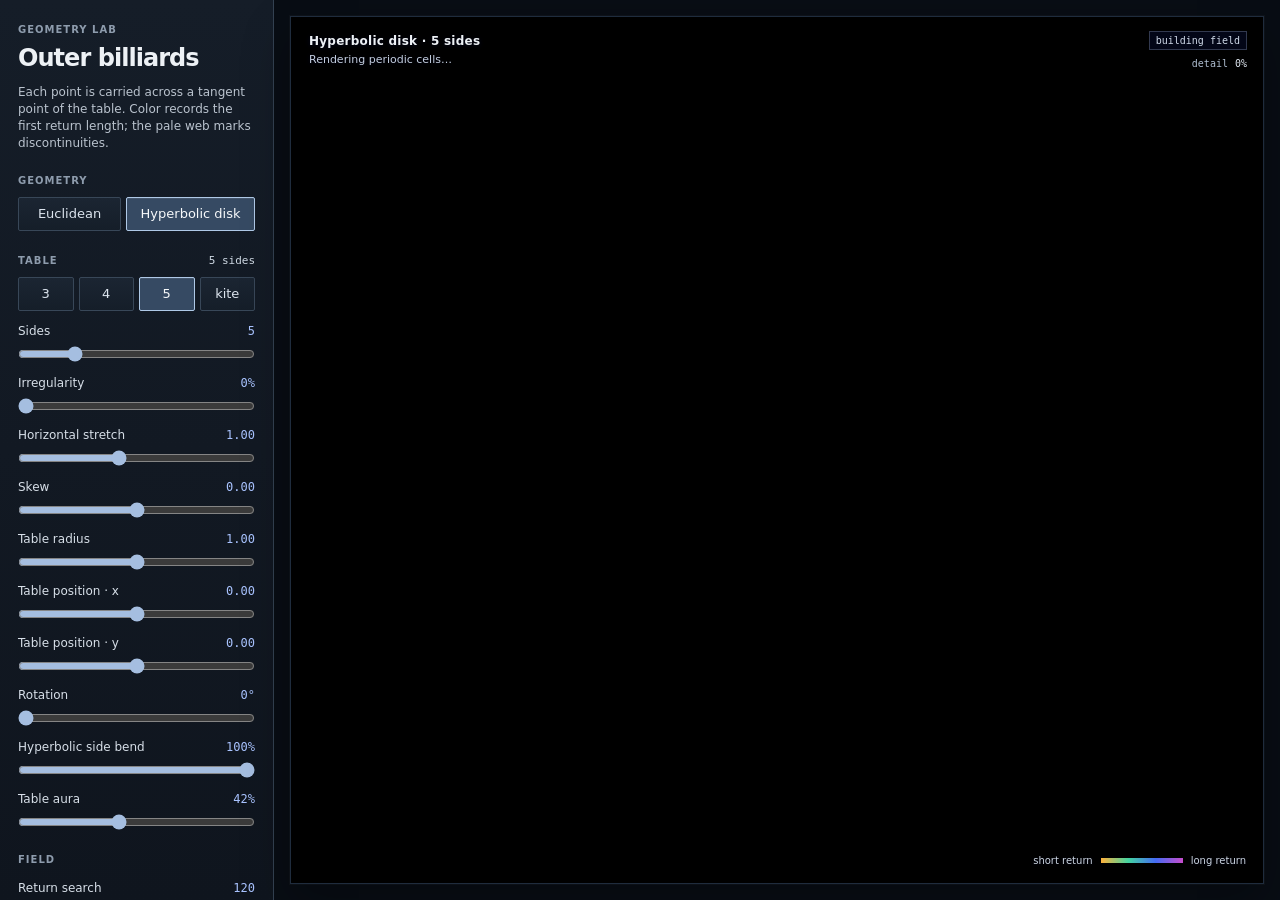
<file: hyperbolic-billiards/index.html>
<!doctype html>
<html lang="en">
<head>
  <meta charset="utf-8">
  <meta name="viewport" content="width=device-width, initial-scale=1">
  <title>Outer Billiards</title>
  <link rel="stylesheet" href="styles.css?v=20260923-9">
</head>
<body>
  <div class="shell">
    <aside class="panel">
      <header>
        <p class="kicker">Geometry lab</p>
        <h1>Outer billiards</h1>
        <p class="description">Each point is carried across a tangent point of the table. Color records the first return length; the pale web marks discontinuities.</p>
      </header>
      <section class="control-section" aria-label="Geometry">
        <div class="section-label">Geometry</div>
        <div class="mode-toggle" role="group" aria-label="Geometry model">
          <button class="mode-button" type="button" data-mode="euclidean">Euclidean</button>
          <button class="mode-button active" type="button" data-mode="hyperbolic">Hyperbolic disk</button>
        </div>
      </section>
      <section class="control-section" aria-label="Table shape">
        <div class="section-row"><span class="section-label">Table</span><span id="table-name" class="value">5 sides</span></div>
        <div class="preset-row">
          <button type="button" data-preset="triangle">3</button>
          <button type="button" data-preset="square">4</button>
          <button class="active" type="button" data-preset="pentagon">5</button>
          <button type="button" data-preset="kite">kite</button>
        </div>
        <label class="range-label" for="sides"><span>Sides</span><output id="sides-out">5</output></label>
        <input id="sides" type="range" min="3" max="12" step="1" value="5">
        <label class="range-label" for="irregularity"><span>Irregularity</span><output id="irregularity-out">0%</output></label>
        <input id="irregularity" type="range" min="0" max="100" step="1" value="0">
        <label class="range-label" for="stretch"><span>Horizontal stretch</span><output id="stretch-out">1.00</output></label>
        <input id="stretch" type="range" min=".60" max="1.55" step=".01" value="1">
        <label class="range-label" for="shear"><span>Skew</span><output id="shear-out">0.00</output></label>
        <input id="shear" type="range" min="-.65" max=".65" step=".01" value="0">
        <label class="range-label" for="table-scale"><span>Table radius</span><output id="table-scale-out">1.00</output></label>
        <input id="table-scale" type="range" min=".55" max="1.45" step=".01" value="1">
        <label class="range-label" for="table-x"><span>Table position · x</span><output id="table-x-out">0.00</output></label>
        <input id="table-x" type="range" min="-.18" max=".18" step=".01" value="0">
        <label class="range-label" for="table-y"><span>Table position · y</span><output id="table-y-out">0.00</output></label>
        <input id="table-y" type="range" min="-.18" max=".18" step=".01" value="0">
        <label class="range-label" for="rotation"><span>Rotation</span><output id="rotation-out">0°</output></label>
        <input id="rotation" type="range" min="0" max="360" step="1" value="0">
        <label class="range-label" for="hyper-bend"><span>Hyperbolic side bend</span><output id="hyper-bend-out">100%</output></label>
        <input id="hyper-bend" type="range" min="0" max="100" step="1" value="100">
        <label class="range-label" for="table-glow"><span>Table aura</span><output id="table-glow-out">42%</output></label>
        <input id="table-glow" type="range" min="0" max="100" step="1" value="42">
      </section>
      <section class="control-section" aria-label="Render controls">
        <div class="section-label">Field</div>
        <label class="range-label" for="iterations"><span>Return search</span><output id="iterations-out">120</output></label>
        <input id="iterations" type="range" min="24" max="220" step="4" value="120">
        <label class="range-label" for="resolution"><span>Resolution</span><output id="resolution-out">high</output></label>
        <input id="resolution" type="range" min="1" max="4" step="1" value="3">
        <label class="range-label" for="hue"><span>Palette shift</span><output id="hue-out">0°</output></label>
        <input id="hue" type="range" min="0" max="360" step="1" value="0">
        <label class="range-label" for="gradient"><span>Gradient</span><output id="gradient-out">65%</output></label>
        <input id="gradient" type="range" min="0" max="100" step="1" value="65">
        <label class="range-label" for="palette"><span>Color language</span></label>
        <select id="palette" aria-label="Color language">
          <option value="prism">Prism</option>
          <option value="aurora">Aurora</option>
          <option value="ocean">Abyssal</option>
          <option value="ember">Ember</option>
          <option value="violet">Ultraviolet</option>
        </select>
        <label class="range-label" for="contrast"><span>Color contrast</span><output id="contrast-out">72%</output></label>
        <input id="contrast" type="range" min="15" max="100" step="1" value="72">
        <label class="range-label" for="texture"><span>Cell texture</span><output id="texture-out">35%</output></label>
        <input id="texture" type="range" min="0" max="100" step="1" value="35">
        <label class="range-label" for="bloom"><span>Atmospheric bloom</span><output id="bloom-out">28%</output></label>
        <input id="bloom" type="range" min="0" max="100" step="1" value="28">
        <label class="range-label" for="web"><span>Web brightness</span><output id="web-out">82%</output></label>
        <input id="web" type="range" min="0" max="100" step="1" value="82">
        <label class="range-label" for="orbit-ink"><span>Orbit ink</span><output id="orbit-ink-out">58%</output></label>
        <input id="orbit-ink" type="range" min="10" max="100" step="1" value="58">
        <label class="range-label" for="rings"><span>Guide rings</span><output id="rings-out">4</output></label>
        <input id="rings" type="range" min="0" max="8" step="1" value="4">
        <label class="check-row"><input id="seams" type="checkbox" checked><span>Singularity rays and cell edges</span></label>
        <label class="check-row"><input id="guides" type="checkbox" checked><span>Hyperbolic distance rings</span></label>
      </section>
      <footer>
        <button class="reset" type="button" id="randomize">Surprise me</button>
        <div class="view-actions"><button type="button" id="zoom-out">− zoom</button><button type="button" id="zoom-in">+ zoom</button></div>
        <button class="reset subtle" type="button" id="reset-view">Reset view</button>
        <button class="reset subtle" type="button" id="export-image">Export 4K PNG</button>
        <p>Drag a vertex to reshape a convex table. Click outside it to draw one orbit. Scroll to zoom; Shift-drag or right-drag to pan.</p>
      </footer>
    </aside>
    <main class="workspace">
      <div class="canvas-wrap">
        <canvas id="canvas" aria-label="Interactive outer billiards field"></canvas>
        <div class="readout"><strong id="status">Hyperbolic disk · 5 sides</strong><span id="substatus">Rendering periodic cells…</span></div>
        <div class="busy" id="busy">building field</div>
        <div class="refine" id="refine" aria-live="polite"><span>detail</span><b id="detail-value">0%</b></div>
        <div class="engine" id="engine">renderer · starting</div>
        <div class="legend"><span>short return</span><i></i><span>long return</span></div>
      </div>
    </main>
  </div>
  <script src="app.js?v=20260923-9"></script>
</body>
</html>
</file>
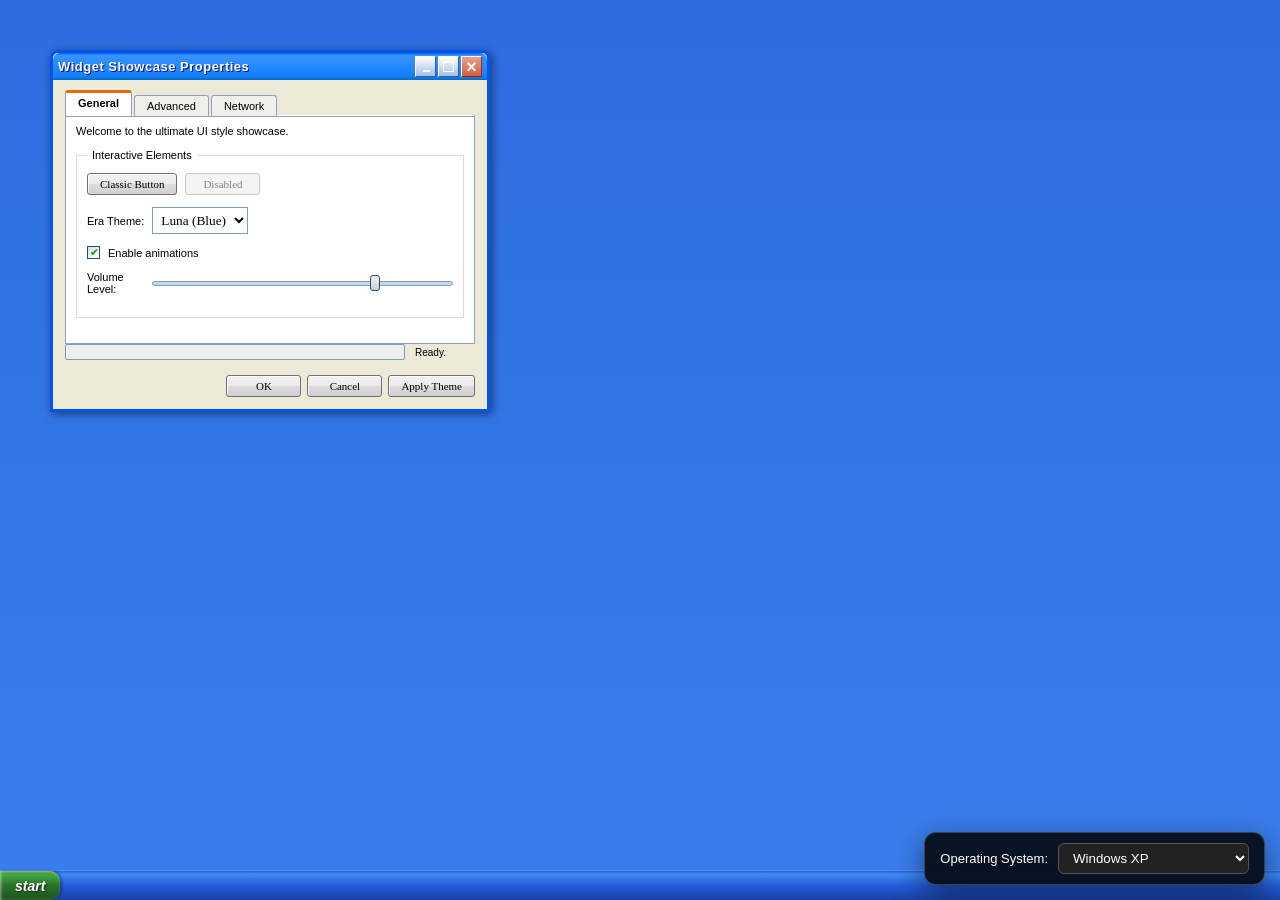
<file: os-style-showcase/index.html>
<!DOCTYPE html>
<html lang="en">
<head>
    <meta charset="UTF-8">
    <meta name="viewport" content="width=device-width, initial-scale=1.0">
    <title>Operating System UI Evolution</title>
    <link rel="stylesheet" href="style.css">
  <!-- Google tag (gtag.js) -->
  <script async src="https://www.googletagmanager.com/gtag/js?id=G-LCRDCCZRXM"></script>
  <script>
    window.dataLayer = window.dataLayer || [];
    function gtag(){dataLayer.push(arguments);}
    gtag('js', new Date());

    gtag('config', 'G-LCRDCCZRXM');
  </script>
</head>
<body class="os-xp theme-luna">
    <div id="desktop">
        
        <div id="mac-menu-bar">
            <div class="mac-menu-left">
                <span class="apple-logo"></span>
                <span class="mac-menu-bold">Widget Showcase</span>
                <span>File</span>
                <span>Edit</span>
                <span>View</span>
                <span>Window</span>
                <span>Help</span>
            </div>
            <div class="mac-menu-right">
                <span class="mac-time">Tue 7:07 PM</span>
            </div>
        </div>

        <div id="ubuntu-top-bar">
            <div class="ubuntu-menu-left">
                <span>Activities</span>
            </div>
            <div class="ubuntu-menu-center">
                <span>Tue 7:07 PM</span>
            </div>
            <div class="ubuntu-menu-right">
                <span>🔊</span>
                <span>🔋</span>
                <span>▼</span>
            </div>
        </div>
        
        <div id="kali-top-bar">
            <div class="kali-menu-left">
                <span class="kali-logo">🐉 Applications</span>
                <span>Places</span>
            </div>
            <div class="kali-menu-right">
                <span>eth0 1000Mb/s</span>
                <span>Tue 7:07 PM</span>
                <span>root</span>
            </div>
        </div>

        <div id="ubuntu-dock">
            <div class="ubuntu-icon" style="background: #e95420; color: white; display:flex; align-items:center; justify-content:center; border-radius: 5px;">A</div>
            <div class="ubuntu-icon" style="background: #777; color: white; display:flex; align-items:center; justify-content:center; border-radius: 5px;">📁</div>
            <div class="ubuntu-icon" style="background: #333; color: white; display:flex; align-items:center; justify-content:center; border-radius: 5px;">⚙</div>
        </div>

        <div id="chromeos-shelf">
            <div class="chromeos-app-launcher">◎</div>
            <div class="chromeos-apps">
                <div class="chromeos-icon" style="background: #ea4335;"></div>
                <div class="chromeos-icon" style="background: #4285f4;"></div>
                <div class="chromeos-icon" style="background: #34a853;"></div>
                <div class="chromeos-icon" style="background: #fbbc05;"></div>
            </div>
            <div class="chromeos-status-area">
                <span>📶</span>
                <span>🔋</span>
                <span>7:07 PM</span>
            </div>
        </div>

        <div class="xp-window" id="draggable-window">
            
            <div class="title-bar" id="window-title-bar">
                <div class="win31-control-box"></div>
                <div class="macsys7-close-box"></div>
                
                <div class="title-bar-text">Widget Showcase Properties</div>
                
                <div class="title-bar-controls">
                    <button class="minimize"></button>
                    <button class="maximize"></button>
                    <button class="close"></button>
                </div>
            </div>

            <div class="window-body">
                
                <div class="window-tabs">
                    <div class="window-tab active" data-target="panel-general">General</div>
                    <div class="window-tab" data-target="panel-advanced">Advanced</div>
                    <div class="window-tab" data-target="panel-network">Network</div>
                </div>

                <div class="tab-panel active" id="panel-general">
                    <p>Welcome to the ultimate UI style showcase.</p>
                    
                    <fieldset>
                        <legend>Interactive Elements</legend>
                        
                        <div class="field-row">
                            <button class="xp-button">Classic Button</button>
                            <button class="xp-button" disabled>Disabled</button>
                        </div>

                        <div class="field-row">
                            <label for="xp-dropdown">Era Theme:</label>
                            <select id="xp-dropdown" class="xp-select">
                                <option value="theme-luna">Luna (Blue)</option>
                                <option value="theme-olive">Olive Green</option>
                                <option value="theme-silver">Silver</option>
                            </select>
                        </div>

                        <div class="field-row">
                            <input type="checkbox" id="checkbox1" class="custom-checkbox" checked>
                            <label for="checkbox1">Enable animations</label>
                        </div>

                        <div class="field-row">
                            <label for="volume-slider">Volume Level:</label>
                            <input type="range" id="volume-slider" class="xp-slider" min="0" max="100" value="75">
                        </div>
                    </fieldset>
                </div>

                <div class="tab-panel" id="panel-advanced">
                    <fieldset>
                        <legend>System Settings</legend>
                        <div class="field-row" style="align-items: flex-start;">
                            <label for="system-logs">System Logs:</label>
                            <textarea id="system-logs" class="xp-textarea" rows="4">Boot sequence initiated...
Loading graphical interface...
Mounting drives...
System ready.</textarea>
                        </div>
                        <div class="field-row">
                            <input type="checkbox" id="checkbox2" class="custom-checkbox">
                            <label for="checkbox2">Show hidden files and folders</label>
                        </div>
                    </fieldset>
                </div>

                <div class="tab-panel" id="panel-network">
                    <fieldset>
                        <legend>Connection Properties</legend>
                        <div class="field-row">
                            <input type="radio" id="radio-home" name="network" class="custom-radio" checked>
                            <label for="radio-home">Home network</label>
                            
                            <input type="radio" id="radio-work" name="network" class="custom-radio" style="margin-left:10px;">
                            <label for="radio-work">Work network</label>
                        </div>
                        <div class="field-row">
                            <label>Default Path:</label>
                            <input type="text" class="xp-input" value="C:\Documents and Settings\">
                        </div>
                    </fieldset>
                </div>

                <div class="progress-area">
                    <div class="progress-bar-container">
                        <div class="progress-bar-fill" id="theme-progress"></div>
                    </div>
                    <span id="progress-text">Ready.</span>
                </div>

                <div class="bottom-actions">
                    <button class="xp-button">OK</button>
                    <button class="xp-button">Cancel</button>
                    <button class="xp-button" id="apply-btn">Apply Theme</button>
                </div>
            </div>
        </div>

        <div id="mac-dock-container">
            <div id="mac-dock">
                <div class="dock-item">
                    <div class="dock-icon finder-icon" style="background: linear-gradient(to bottom, #7fc1ff, #388ced); display:flex; align-items:center; justify-content:center; color:white; font-size:24px;">🙂</div>
                    <div class="dock-dot"></div>
                </div>
                <div class="dock-item">
                    <div class="dock-icon safari-icon" style="background: radial-gradient(circle, #fff, #51a1e0); display:flex; align-items:center; justify-content:center; color:#0e5a9c; font-size:24px;">🧭</div>
                    <div class="dock-dot"></div>
                </div>
                <div class="dock-item">
                    <div class="dock-icon message-icon" style="background: #34c759; display:flex; align-items:center; justify-content:center; color:white; font-size:20px;">💬</div>
                    <div class="dock-dot"></div>
                </div>
                <div class="dock-separator"></div>
                <div class="dock-item">
                    <div class="dock-icon trash-icon" style="background: linear-gradient(to bottom, #e3e3e3, #c5c5c5); border: 2px solid #aaa; display:flex; align-items:center; justify-content:center; color:#555; font-size:20px;">🗑</div>
                    <div class="dock-dot"></div>
                </div>
            </div>
        </div>

        <div id="taskbar">
            <div class="start-button">
                <span class="start-logo"></span>
                <span class="start-text">start</span>
            </div>
            
            <div class="taskbar-center-apps"></div>
            
            <div class="taskbar-right-tray">
                <div class="mint-tray-icons" style="display:none; color:white; padding-right:10px; align-items:center; gap:8px;">
                    <span>🛡️</span>
                    <span>🔊</span>
                    <span>📅 7:07 PM</span>
                </div>
            </div>
        </div>

        <div id="universal-os-switcher">
            <label for="os-toggle">Operating System:</label>
            <select id="os-toggle" class="universal-select">
                <optgroup label="Windows">
                    <option value="os-win31">Windows 3.1</option>
                    <option value="os-win95">Windows 95/98</option>
                    <option value="os-win2000">Windows 2000</option>
                    <option value="os-xp" selected>Windows XP</option>
                    <option value="os-vista">Windows Vista</option>
                    <option value="os-win7">Windows 7</option>
                    <option value="os-win8">Windows 8</option>
                    <option value="os-win10">Windows 10</option>
                    <option value="os-win11">Windows 11</option>
                </optgroup>
                <optgroup label="Apple macOS">
                    <option value="os-macsys7">System 7</option>
                    <option value="os-macos9">Mac OS 9</option>
                    <option value="os-macosx">Mac OS X (Aqua)</option>
                    <option value="os-osx-yosemite">OS X Yosemite</option>
                    <option value="os-macos">macOS (Modern)</option>
                </optgroup>
                <optgroup label="Linux & Chrome">
                    <option value="os-ubuntu">Ubuntu (GNOME)</option>
                    <option value="os-mint">Linux Mint (Cinnamon)</option>
                    <option value="os-kali">Kali Linux (XFCE)</option>
                    <option value="os-chromeos">Chrome OS</option>
                </optgroup>
            </select>
        </div>

    </div>

    <script src="script.js"></script>
</body>
</html>
</file>
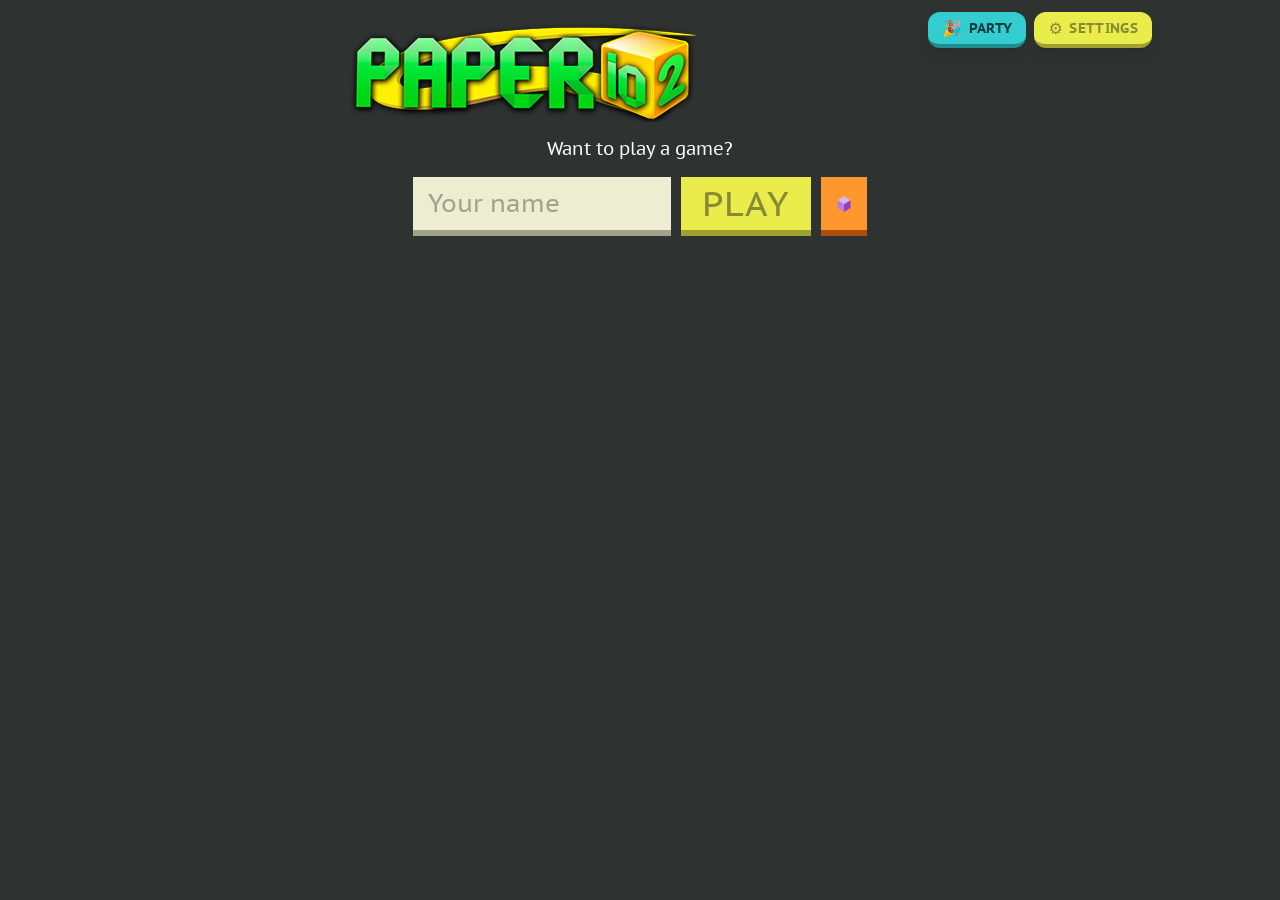
<file: paper/index.html>
<!doctype html>
<html lang="en">
  <head>
    <meta charset="UTF-8" />
    <meta name="viewport" content="width=device-width, initial-scale=1.0, maximum-scale=1.0, user-scalable=no, viewport-fit=cover" />
    <title>Paper.io 2 - Arena Conquest &amp; Multiplayer</title>
    <meta name="description" content="An authentic, ad-free clone of Paper.io 2 featuring offline bots, real-time multiplayer with friends, customizable skins, smooth controls, and satisfying territory expansion." />
    <meta property="og:title" content="Paper.io 2 - Arena Conquest &amp; Multiplayer" />
    <meta property="og:description" content="An authentic, ad-free clone of Paper.io 2 featuring offline bots, real-time multiplayer with friends, customizable skins, smooth controls, and satisfying territory expansion." />
    <meta property="og:type" content="website" />
    <meta name="twitter:card" content="summary_large_image" />
    <link rel="stylesheet" href="https://fonts.googleapis.com/css?family=PT+Sans+Caption:700&amp;subset=cyrillic" />
    <link rel="icon" href="data:image/svg+xml,<svg xmlns=%22http://www.w3.org/2000/svg%22 viewBox=%220 0 100 100%22><text y=%22.9em%22 font-size=%2290%22>📜</text></svg>" />
    <link rel="stylesheet" href="./style3.css" />
    <link rel="stylesheet" href="./settings.css" />
  </head>
  <body class="overflow-hidden select-none bg-[#e7fff4]">
    <div id="game"></div>
    <script type="text/javascript">
      window.shop = {
        show: function() {},
        hide: function() {},
        autoCheckUnlock: function() {},
        hasUnlock: function() { return false; },
        available: false
      };
      window.ads = {
        showAds: function() {},
        hideAds: function() {}
      };
      window.ShowPreroll = function() {
        var ov = document.getElementById('overlay');
        if (ov) ov.style.display = 'none';
        if (window.paperio2api && typeof window.paperio2api.startGame === 'function') {
          window.paperio2api.startGame();
        } else if (typeof window.StartGame === 'function') {
          window.StartGame();
        }
      };
      window.StartGame = function() {
        try {
          window.dispatchEvent(new CustomEvent('paperio_game_start'));
        } catch (e) {}
        var ov = document.getElementById('overlay');
        if (ov) ov.style.display = 'none';
        var ui = document.getElementById('ui');
        if (ui) ui.classList.add('game');
        if (window.paperio2api && typeof window.paperio2api.startGame === 'function') {
          window.paperio2api.startGame();
        } else if (window.paperio2api && typeof window.paperio2api.start === 'function') {
          var nick = (document.getElementById('nick') && document.getElementById('nick').value && document.getElementById('nick').value.trim()) || (window.paperSettings && window.paperSettings.playerName) || 'Player';
          window.paperio2api.start(nick, '', 0);
        }
      };
      window.RestartGame = function() {
        try {
          window.dispatchEvent(new CustomEvent('paperio_game_start'));
        } catch (e) {}
        var ov = document.getElementById('overlay');
        if (ov) ov.style.display = 'none';
        var ui = document.getElementById('ui');
        if (ui) ui.classList.add('game');
        if (window.paperio2api && typeof window.paperio2api.startGame === 'function') {
          window.paperio2api.startGame();
        } else if (typeof window.StartGame === 'function') {
          window.StartGame();
        }
      };
      window.ga = function() {};
      window.gtag = function() {};
      window.checktimeForAds = function() { return false; };
      window.updateLastAdsTime = function() {};
      window.ShowAbout = function() {};
      window.HideAbout = function() {};
      window.ShowDisplayAd = function() {};
      window.HideAds = function() {};

      // Persistent Settings Manager
      try {
        var savedSettings = localStorage.getItem('paperio_settings');
        window.paperSettings = savedSettings ? JSON.parse(savedSettings) : {
          zenMode: false,
          invincible: false,
          speed: 1.0,
          botCount: 15,
          botDifficulty: 'normal',
          customColor: '#00d2ff',
          useRandomColor: false
        };
      } catch(e) {
        window.paperSettings = {
          zenMode: false,
          invincible: false,
          speed: 1.0,
          botCount: 15,
          botDifficulty: 'normal',
          customColor: '#00d2ff',
          useRandomColor: false
        };
      }

      function hexToRgb(hex) {
        var c = (hex || '#00d2ff').replace('#', '');
        if (c.length === 3) c = c.split('').map(function(x) { return x + x; }).join('');
        var num = parseInt(c, 16) || 0;
        return { r: (num >> 16) & 255, g: (num >> 8) & 255, b: num & 255 };
      }

      function darken(hex, factor) {
        var rgb = hexToRgb(hex);
        var f = factor || 0.35;
        var dr = Math.floor(rgb.r * (1 - f));
        var dg = Math.floor(rgb.g * (1 - f));
        var db = Math.floor(rgb.b * (1 - f));
        return '#' + ((1 << 24) + (dr << 16) + (dg << 8) + db).toString(16).slice(1);
      }

      window.getNoSkinColor = function() {
        var s = window.paperSettings;
        if (!s) return null;
        var hex = s.customColor || '#00d2ff';
        if (s.useRandomColor) {
          var palette = ['#00e5ff', '#ff1744', '#00e676', '#ff9100', '#d500f9', '#ffea00', '#76ff03', '#f50057', '#2979ff'];
          hex = palette[Math.floor(Math.random() * palette.length)];
        }
        var dark = darken(hex, 0.25);
        return {
          main: hex,
          back: dark,
          nick: '#FFFFFF',
          plate: '#FFFFFF',
          particles: [hex, dark, darken(hex, 0.4)]
        };
      };
    </script>
    <script type="text/javascript" src="./app2.js"></script>
    <div id="root"></div>
    <script type="text/javascript" src="./settings.js"></script>
  </body>
</html>
</file>
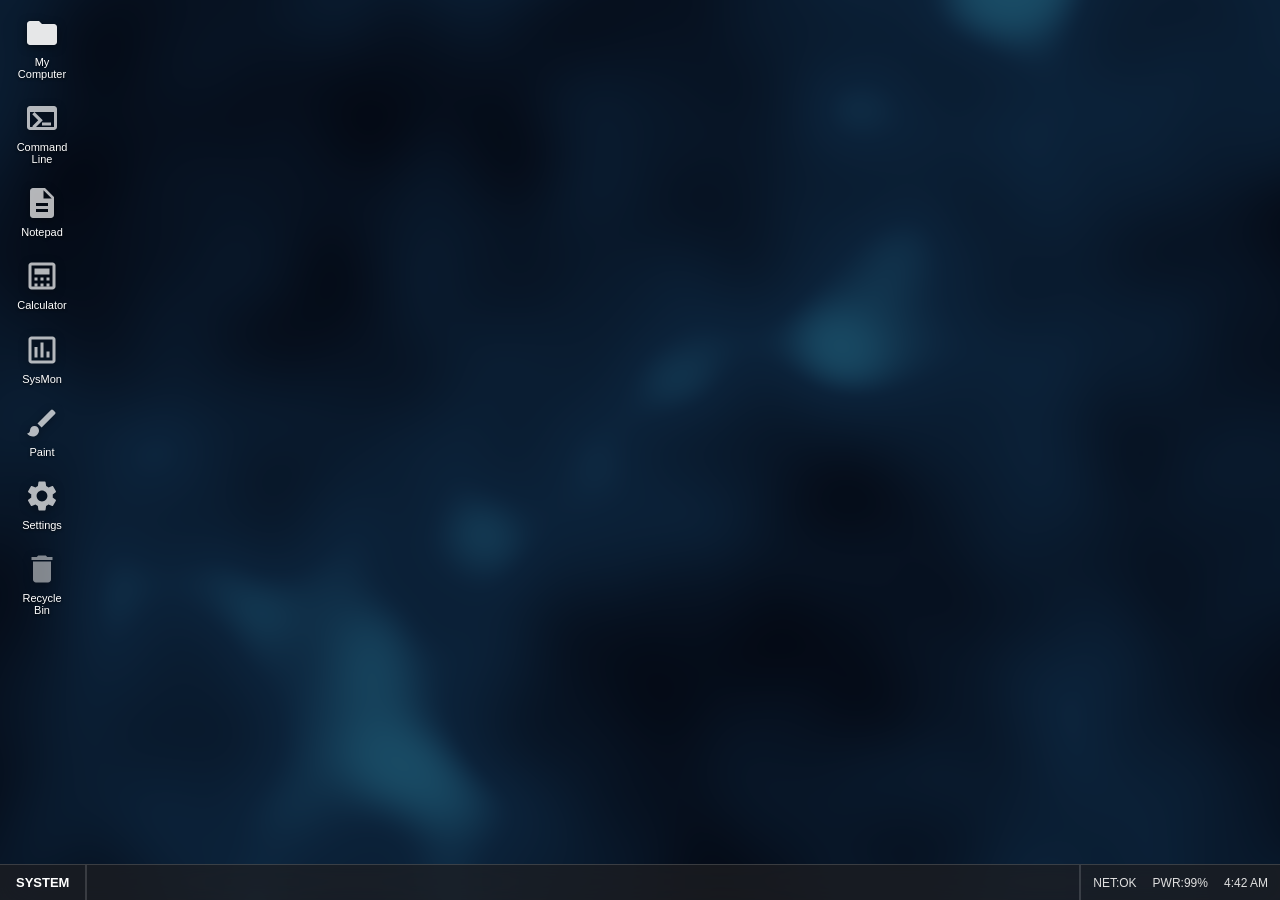
<file: proud-maxwell/index.html>
<!DOCTYPE html>
<html lang="en">
<head>
    <meta charset="UTF-8">
    <meta name="viewport" content="width=device-width, initial-scale=1.0">
    <meta http-equiv="Cache-Control" content="no-cache, no-store, must-revalidate">
    <meta http-equiv="Pragma" content="no-cache">
    <meta http-equiv="Expires" content="0">
    <title>SharpOS</title>
    <link rel="stylesheet" href="styles.css?v=4">
</head>
<body>
    <div id="boot-screen">
        <div class="boot-logo">TITANIUM OS</div>
        <div class="boot-loading">Initializing System...</div>
        <div class="boot-progress-container">
            <div class="boot-progress-bar"></div>
        </div>
    </div>

    <div id="desktop">
        <!-- Desktop icons will go here -->
    </div>
    
    <div id="window-container">
        <!-- Windows will be injected here -->
    </div>

    <div id="start-menu">
        <div class="start-menu-items" id="start-menu-items">
            <!-- Start menu items will be injected here -->
        </div>
    </div>

    <div id="taskbar">
        <button id="start-button">SYSTEM</button>
        <div class="taskbar-divider"></div>
        <div id="taskbar-apps"></div>
        <div class="taskbar-divider"></div>
        <div id="system-tray">
            <span id="tray-net">NET:OK</span>
            <span id="tray-pwr">PWR:99%</span>
            <span id="clock">00:00</span>
        </div>
    </div>

    <!-- Scripts -->
    <script src="system/sfx.js?v=19"></script>
    <script src="system/webgl.js?v=19"></script>
    <script src="system/vfs.js?v=19"></script>
    <script src="system/contextMenu.js?v=19"></script>
    <script src="system/windowManager.js?v=19"></script>
    <script src="apps/cmd.js?v=19"></script>
    <script src="apps/notepad.js?v=19"></script>
    <script src="apps/explorer.js?v=19"></script>
    <script src="apps/calc.js?v=19"></script>
    <script src="apps/sysmon.js?v=19"></script>
    <script src="apps/paint.js?v=19"></script>
    <script src="apps/imageviewer.js?v=19"></script>
    <script src="apps/settings.js?v=19"></script>
    <script src="apps/trash.js?v=19"></script>
    <script src="desktop.js?v=19"></script>
</body>
</html>
</file>
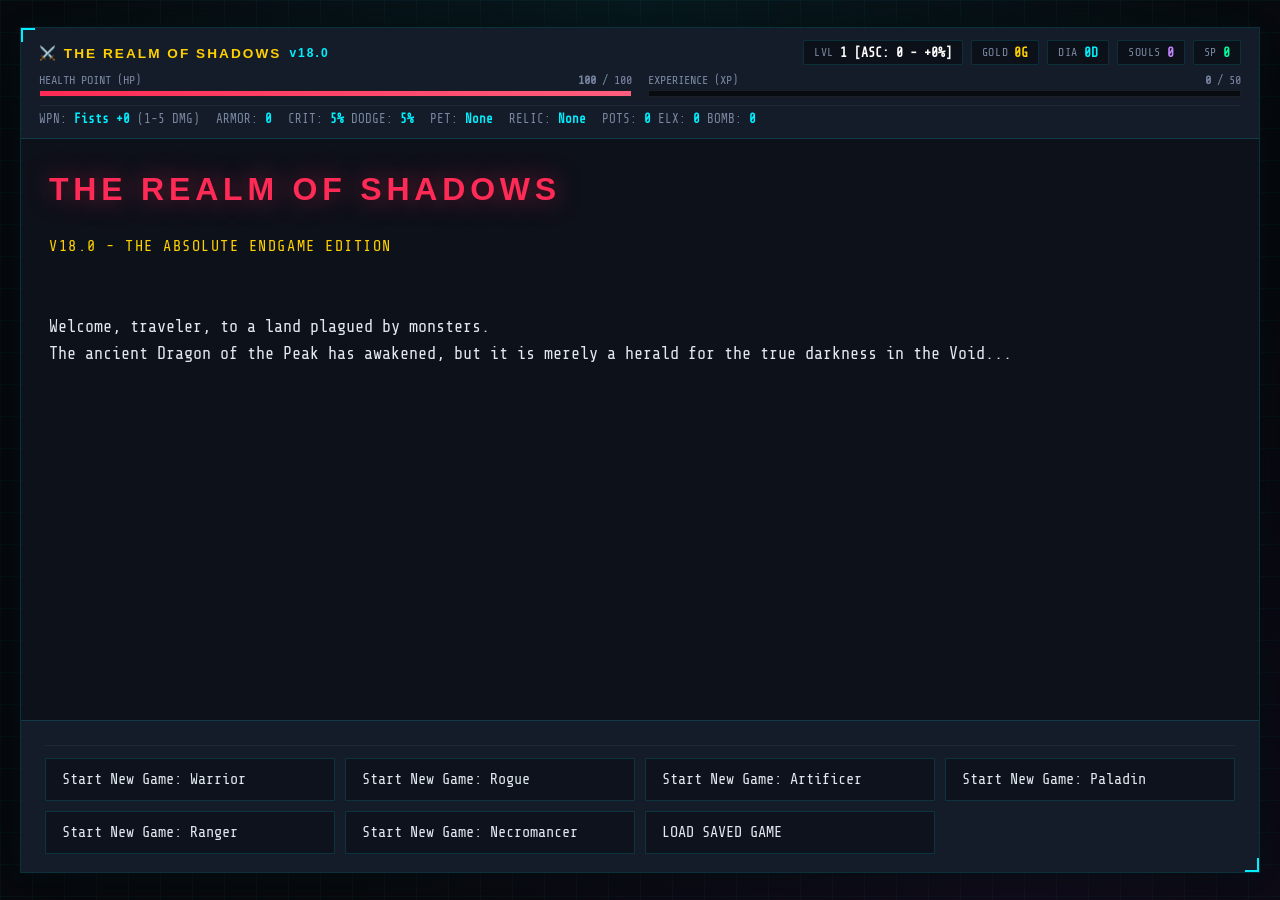
<file: web-rpg/index.html>
<!DOCTYPE html>
<html lang="en">
<head>
    <meta charset="UTF-8">
    <meta name="viewport" content="width=device-width, initial-scale=1.0">
    <title>THE REALM OF SHADOWS // V18.0 WEB</title>
    <link rel="icon" href="data:image/svg+xml,<svg xmlns='http://www.w3.org/2000/svg' viewBox='0 0 100 100'><text y='.9em' font-size='90'>⚔️</text></svg>">
    <link rel="preconnect" href="https://fonts.googleapis.com">
    <link rel="preconnect" href="https://fonts.gstatic.com" crossorigin>
    <link href="https://fonts.googleapis.com/css2?family=Share+Tech+Mono&family=Syncopate:wght@400;700&display=swap" rel="stylesheet">
    <link rel="stylesheet" href="style.css">
</head>
<body>
    <main class="terminal-container">
        <!-- Top Status Bar with Meters & Stats -->
        <header class="status-bar" id="status-bar">
            <!-- Dynamically populated by JS -->
        </header>

        <!-- Main Narrative & Interaction Viewport -->
        <div class="main-viewport">
            <section class="output-console" id="output-console">
                <!-- Text lines, story, combat log -->
            </section>
        </div>

        <!-- Action Control Deck & Hotkey Grid -->
        <nav class="action-deck" id="action-deck">
            <div class="quick-tabs" id="quick-tabs">
                <!-- Quick Location / System Tabs -->
            </div>
            <div class="action-grid" id="action-grid">
                <!-- Interactive Action Buttons -->
            </div>
        </nav>
    </main>

    <script src="app.js"></script>
</body>
</html>
</file>
<file: style.css>
body, html {
    margin: 0;
    padding: 0;
    width: 100%;
    min-height: 100vh;
    background-color: #050505;
    color: #e0e0e0;
    font-family: 'JetBrains Mono', monospace;
    overflow-x: hidden;
}

#bg-canvas {
    position: fixed;
    top: 0;
    left: 0;
    width: 100%;
    height: 100%;
    z-index: 0;
    pointer-events: none;
}

#content {
    position: relative;
    z-index: 10;
    max-width: 900px;
    margin: 0 auto;
    padding: 60px 20px;
}

header {
    text-align: center;
    margin-bottom: 60px;
    position: relative;
}

.top-bar {
    position: absolute;
    top: -40px;
    right: 0;
}

h1 {
    font-size: 4rem;
    font-weight: 700;
    margin: 0 0 10px 0;
    text-transform: uppercase;
    letter-spacing: -2px;
    color: #fff;
    text-shadow: 0 0 20px rgba(255, 255, 255, 0.2);
}

.subtitle {
    font-size: 1.1rem;
    color: #888;
    margin: 0;
}

.subtitle a {
    color: #4ade80;
    text-decoration: none;
    border-bottom: 1px dashed #4ade80;
    transition: all 0.2s;
}

.subtitle a:hover {
    color: #22c55e;
    border-bottom: 1px solid #22c55e;
    text-shadow: 0 0 8px rgba(74, 222, 128, 0.4);
}

main {
    display: flex;
    flex-direction: column;
    gap: 40px;
}

.game-card {
    display: flex;
    background: rgba(15, 15, 15, 0.7);
    border: 1px solid rgba(255, 255, 255, 0.1);
    backdrop-filter: blur(10px);
    -webkit-backdrop-filter: blur(10px);
    border-radius: 8px;
    overflow: hidden;
    transition: transform 0.3s ease, border-color 0.3s ease, box-shadow 0.3s ease;
}

.game-card:hover {
    transform: translateY(-5px);
    border-color: rgba(74, 222, 128, 0.5);
    box-shadow: 0 10px 30px rgba(0, 0, 0, 0.5), 0 0 20px rgba(74, 222, 128, 0.1);
}

.card-image {
    flex: 1;
    min-width: 300px;
    position: relative;
    overflow: hidden;
}

.card-image img {
    width: 100%;
    height: 100%;
    object-fit: cover;
    display: block;
    filter: grayscale(80%) contrast(1.2);
    transition: filter 0.5s ease, transform 0.5s ease;
}

.game-card:hover .card-image img {
    filter: grayscale(0%) contrast(1);
    transform: scale(1.05);
}

.overlay {
    position: absolute;
    top: 0;
    left: 0;
    width: 100%;
    height: 100%;
    background: linear-gradient(90deg, transparent, rgba(15, 15, 15, 0.9));
}

.card-info {
    flex: 1.5;
    padding: 30px;
    display: flex;
    flex-direction: column;
    justify-content: center;
}

.card-info h2 {
    margin: 0 0 15px 0;
    font-size: 1.8rem;
    color: #fff;
}

.card-info p {
    color: #aaa;
    line-height: 1.6;
    margin: 0 0 25px 0;
    font-size: 0.95rem;
}

.play-btn {
    display: inline-block;
    align-self: flex-start;
    padding: 10px 24px;
    background: transparent;
    color: #4ade80;
    border: 1px solid #4ade80;
    text-transform: uppercase;
    text-decoration: none;
    font-size: 0.9rem;
    letter-spacing: 1px;
    transition: all 0.2s ease;
}

.play-btn:hover {
    background: #4ade80;
    color: #000;
    box-shadow: 0 0 15px rgba(74, 222, 128, 0.4);
}

@media (max-width: 768px) {
    .game-card {
        flex-direction: column;
    }
    .card-image {
        min-height: 200px;
    }
    .overlay {
        background: linear-gradient(0deg, rgba(15, 15, 15, 0.9), transparent);
    }
}

footer {
    text-align: center;
    margin-top: 80px;
    padding-top: 30px;
    border-top: 1px solid rgba(255, 255, 255, 0.1);
}

.share-btn {
    background: transparent;
    color: #4ade80;
    border: 1px dashed #4ade80;
    padding: 6px 12px;
    font-family: 'JetBrains Mono', monospace;
    text-transform: uppercase;
    font-size: 0.8rem;
    cursor: pointer;
    transition: all 0.2s ease;
}

.share-btn:hover {
    background: rgba(74, 222, 128, 0.1);
    border-style: solid;
    box-shadow: 0 0 15px rgba(74, 222, 128, 0.3);
}

footer p {
    color: #666;
    font-size: 0.85rem;
    margin: 0;
}
</file>
<file: citadel-rpg/style.css>
@import url('https://fonts.googleapis.com/css2?family=Cinzel:wght@400;600;700;900&family=Crimson+Pro:ital,wght@0,400;0,600;1,400&family=JetBrains+Mono:wght@400;500&display=swap');

:root {
    --bg-main: #0a0908;
    --bg-surface: #12100e;
    --bg-card: #181512;
    --bg-card-hover: #221d18;
    --border-dark: #27221c;
    --border-mid: #40382f;
    --border-gold: #967d4f;
    --border-gold-glow: rgba(212, 175, 55, 0.4);
    
    --text-primary: #ede6dc;
    --text-secondary: #b0a494;
    --text-muted: #73695c;
    --text-gold: #d4af37;
    --text-gold-light: #fae082;
    --text-danger: #c44747;
    
    --parchment-bg: #e8dcc4;
    --parchment-dark: #2a2217;
    --parchment-ink: #2b2014;
    
    --font-heading: 'Cinzel', serif;
    --font-body: 'Crimson Pro', Georgia, serif;
    --font-mono: 'JetBrains Mono', monospace;
}

* {
    box-sizing: border-box;
}

body {
    background-color: var(--bg-main);
    background-image: 
        radial-gradient(circle at 50% 10%, rgba(150, 125, 79, 0.08), transparent 60%),
        url("data:image/svg+xml,%3Csvg viewBox='0 0 200 200' xmlns='http://www.w3.org/2000/svg'%3E%3Cfilter id='noiseFilter'%3E%3CfeTurbulence type='fractalNoise' baseFrequency='0.8' numOctaves='3' stitchTiles='stitch'/%3E%3C/filter%3E%3Crect width='100%25' height='100%25' filter='url(%23noiseFilter)' opacity='0.035'/%3E%3C/svg%3E");
    color: var(--text-primary);
    font-family: var(--font-body);
    margin: 0;
    padding: 0;
    min-height: 100vh;
    font-size: 18px;
    line-height: 1.6;
    overflow-x: hidden;
}

::-webkit-scrollbar { width: 10px; height: 10px; }
::-webkit-scrollbar-track { background: #0c0b0a; }
::-webkit-scrollbar-thumb { background: #2f2922; border-radius: 4px; border: 1px solid #1a1714; }
::-webkit-scrollbar-thumb:hover { background: #4d4337; }

#game-container {
    width: 100%;
    max-width: 1100px;
    margin: 0 auto;
    padding: 30px 24px 80px 24px;
}

/* --- HEADER --- */
header {
    border-bottom: 2px solid var(--border-dark);
    padding-bottom: 18px;
    margin-bottom: 30px;
    display: flex;
    justify-content: space-between;
    align-items: center;
    flex-wrap: wrap;
    gap: 15px;
}

.header-tag {
    display: block;
    font-family: var(--font-mono);
    font-size: 0.65em;
    letter-spacing: 2px;
    color: var(--text-gold);
    text-transform: uppercase;
    margin-bottom: 4px;
}

h1 {
    margin: 0;
    font-family: var(--font-heading);
    font-size: 2.1em;
    color: #fff;
    font-weight: 700;
    letter-spacing: 1.5px;
    text-shadow: 0 2px 8px rgba(0, 0, 0, 0.8), 0 0 20px rgba(212, 175, 55, 0.15);
}

.header-controls {
    display: flex;
    align-items: center;
    gap: 12px;
}

.header-btn {
    background: #191613;
    color: var(--text-secondary);
    border: 1px solid var(--border-mid);
    padding: 10px 18px;
    cursor: pointer;
    font-family: var(--font-mono);
    font-size: 0.8em;
    text-transform: uppercase;
    letter-spacing: 1px;
    border-radius: 3px;
    transition: all 0.25s ease;
    display: inline-flex;
    align-items: center;
    gap: 8px;
}

.header-btn:hover {
    background: #24201b;
    color: #fff;
    border-color: var(--border-gold);
    box-shadow: 0 0 12px rgba(212, 175, 55, 0.2);
}

.primary-btn {
    background: #221c13;
    color: var(--text-gold);
    border-color: var(--border-gold);
    font-weight: 600;
}

.primary-btn:hover {
    background: #312718;
    color: var(--text-gold-light);
    box-shadow: 0 0 18px rgba(212, 175, 55, 0.4);
}

/* --- TOAST NOTIFICATIONS --- */
.toast {
    position: fixed;
    top: 24px;
    right: 24px;
    background: rgba(22, 19, 15, 0.95);
    border: 1px solid var(--border-gold);
    border-left: 5px solid var(--text-gold);
    color: #fff;
    padding: 14px 22px;
    font-family: var(--font-mono);
    font-size: 0.85em;
    border-radius: 4px;
    box-shadow: 0 8px 30px rgba(0,0,0,0.85);
    z-index: 9999;
    backdrop-filter: blur(8px);
    transition: opacity 0.3s, transform 0.3s;
}

.toast.hidden {
    opacity: 0;
    pointer-events: none;
    transform: translateY(-10px);
}

/* --- MAIN LAYOUT --- */
#main-layout {
    display: flex;
    gap: 40px;
}

main {
    flex: 2.2;
    min-width: 0;
}

aside {
    flex: 1.1;
    min-width: 280px;
    border-left: 1px solid var(--border-dark);
    padding-left: 32px;
}

/* Room Header */
.room-header-card {
    margin-bottom: 20px;
}

.room-floor-badge {
    display: inline-block;
    font-family: var(--font-mono);
    font-size: 0.7em;
    color: var(--text-gold);
    background: rgba(212, 175, 55, 0.1);
    border: 1px solid rgba(212, 175, 55, 0.25);
    padding: 3px 10px;
    border-radius: 2px;
    text-transform: uppercase;
    letter-spacing: 1px;
    margin-bottom: 8px;
}

h2#room-name {
    font-family: var(--font-heading);
    font-size: 2.2em;
    color: #fff;
    margin: 0;
    letter-spacing: 1px;
    text-shadow: 0 2px 6px rgba(0,0,0,0.7);
}

/* Narrative Story Container */
#story-text-container {
    background: rgba(18, 16, 14, 0.7);
    border: 1px solid var(--border-dark);
    border-left: 4px solid var(--border-gold);
    padding: 24px 28px;
    margin-bottom: 35px;
    border-radius: 4px;
    box-shadow: 0 4px 20px rgba(0, 0, 0, 0.5);
}

#story-text {
    font-size: 1.25em;
    line-height: 1.7;
    color: #e6dfd5;
}

#story-text p {
    margin-top: 0;
    margin-bottom: 1em;
}

#story-text p:last-child {
    margin-bottom: 0;
}

.story-event {
    margin-top: 14px;
    padding: 10px 14px;
    background: rgba(212, 175, 55, 0.08);
    border: 1px solid rgba(212, 175, 55, 0.25);
    border-radius: 3px;
    color: var(--text-gold-light);
    font-size: 0.95em;
    animation: fadeIn 0.4s ease-out;
}

@keyframes fadeIn {
    from { opacity: 0; transform: translateY(4px); }
    to { opacity: 1; transform: translateY(0); }
}

/* Action Sections */
.action-section {
    margin-bottom: 35px;
}

.section-title-wrap {
    display: flex;
    align-items: baseline;
    justify-content: space-between;
    border-bottom: 1px solid var(--border-dark);
    padding-bottom: 6px;
    margin-bottom: 16px;
}

.action-section h3 {
    font-family: var(--font-mono);
    font-size: 0.85em;
    color: var(--text-secondary);
    text-transform: uppercase;
    letter-spacing: 1.5px;
    margin: 0;
}

.section-sub {
    font-size: 0.8em;
    color: var(--text-muted);
    font-style: italic;
}

#choices-container, #navigation-container {
    display: flex;
    flex-wrap: wrap;
    gap: 12px;
}

/* Action & Nav Buttons */
.choice-btn {
    background: #14120f;
    color: var(--text-primary);
    border: 1px solid var(--border-mid);
    padding: 12px 18px;
    font-size: 1em;
    font-family: var(--font-body);
    cursor: pointer;
    border-radius: 4px;
    transition: all 0.2s cubic-bezier(0.16, 1, 0.3, 1);
    display: inline-flex;
    align-items: center;
    gap: 8px;
    text-align: left;
    box-shadow: 0 2px 6px rgba(0,0,0,0.4);
}

.choice-btn:hover {
    color: #fff;
    border-color: var(--text-gold);
    background-color: #211c16;
    transform: translateY(-1px);
    box-shadow: 0 4px 14px rgba(0,0,0,0.6), 0 0 10px rgba(212, 175, 55, 0.2);
}

.choice-btn:active {
    transform: translateY(1px);
}

.choice-btn:disabled {
    opacity: 0.45;
    cursor: not-allowed;
    border-color: #2a251e;
    background: #100e0c;
    transform: none;
    box-shadow: none;
}

.nav-btn {
    background: #161411;
    border-color: #3b342a;
}

.nav-btn.discovered-nav {
    border-color: #554a3b;
    color: #ded6cb;
}

.nav-btn.stairs-nav {
    border-color: #635339;
    background: #1d1811;
    color: var(--text-gold);
}

.action-inspect {
    border-color: #3a4b63;
}

.action-inspect:hover {
    border-color: #60a5fa;
    box-shadow: 0 0 12px rgba(96, 165, 250, 0.25);
}

.action-secret-hint {
    border-color: var(--border-gold);
    background: #1c1710;
    color: var(--text-gold-light);
}

/* --- SIDEBAR --- */
.sidebar-block {
    background: var(--bg-surface);
    border: 1px solid var(--border-dark);
    border-radius: 5px;
    padding: 18px 20px;
    margin-bottom: 24px;
    box-shadow: 0 4px 15px rgba(0,0,0,0.4);
}

.sidebar-header {
    display: flex;
    justify-content: space-between;
    align-items: center;
    border-bottom: 1px solid var(--border-dark);
    padding-bottom: 8px;
    margin-bottom: 14px;
}

.sidebar-header h3 {
    font-family: var(--font-mono);
    font-size: 0.8em;
    color: var(--text-secondary);
    text-transform: uppercase;
    letter-spacing: 1.5px;
    margin: 0;
}

.badge {
    font-family: var(--font-mono);
    font-size: 0.7em;
    background: #25201a;
    color: var(--text-muted);
    padding: 2px 7px;
    border-radius: 10px;
    border: 1px solid var(--border-dark);
}

/* Inventory List */
#inventory-list {
    list-style: none;
    padding: 0;
    margin: 0;
    max-height: 260px;
    overflow-y: auto;
}

#inventory-list li {
    padding: 9px 12px;
    border-bottom: 1px dashed #201c18;
    color: var(--text-secondary);
    cursor: pointer;
    font-size: 0.95em;
    transition: all 0.2s;
    border-radius: 3px;
    display: flex;
    align-items: center;
    justify-content: space-between;
}

#inventory-list li:hover:not(.empty-inv) {
    background: #1c1813;
    color: #fff;
    padding-left: 15px;
}

#inventory-list li.item-secret {
    color: var(--text-gold);
    font-weight: 600;
}

.empty-inv {
    font-style: italic;
    color: var(--text-muted) !important;
    border: none !important;
    cursor: default !important;
    padding: 12px !important;
    text-align: center;
}

/* Item Description Box */
#item-description-box {
    margin-top: 14px;
    padding: 14px 16px;
    background: #151310;
    border: 1px solid var(--border-mid);
    border-left: 3px solid var(--text-gold);
    border-radius: 3px;
    animation: fadeIn 0.25s ease-out;
}

#item-description-box.hidden { display: none; }

.item-desc-header {
    display: flex;
    justify-content: space-between;
    align-items: center;
    margin-bottom: 6px;
}

#item-desc-name {
    font-family: var(--font-heading);
    font-size: 1.1em;
    color: #fff;
    letter-spacing: 0.5px;
}

.item-type-tag {
    font-family: var(--font-mono);
    font-size: 0.65em;
    text-transform: uppercase;
    padding: 2px 6px;
    background: #251f16;
    color: var(--text-gold);
    border-radius: 2px;
}

#item-desc-text {
    margin: 0;
    font-size: 0.95em;
    color: #ccc2b4;
    line-height: 1.5;
}

/* Stats Progress Rows */
.stat-row {
    display: flex;
    justify-content: space-between;
    font-family: var(--font-mono);
    font-size: 0.85em;
    color: var(--text-secondary);
    margin-bottom: 5px;
}

.stat-val strong {
    color: #fff;
}

.gold-text {
    color: var(--text-gold);
    font-weight: bold;
}

.progress-bar {
    width: 100%;
    height: 6px;
    background: #1c1814;
    border-radius: 3px;
    overflow: hidden;
    border: 1px solid #2a241d;
}

.progress-fill {
    height: 100%;
    background: #60a5fa;
    transition: width 0.4s ease;
}

.gold-fill {
    background: linear-gradient(90deg, #967d4f, #d4af37, #fae082);
}

/* Save / Export Grid */
.save-buttons-grid {
    display: grid;
    grid-template-columns: 1fr 1fr;
    gap: 8px;
    margin-bottom: 12px;
}

.save-btn {
    background: #191613;
    color: var(--text-secondary);
    border: 1px solid var(--border-mid);
    padding: 8px 10px;
    font-family: var(--font-mono);
    font-size: 0.72em;
    text-transform: uppercase;
    letter-spacing: 0.5px;
    border-radius: 3px;
    cursor: pointer;
    transition: all 0.2s;
    text-align: center;
}

.save-btn:hover {
    background: #26211b;
    color: #fff;
    border-color: var(--border-gold);
}

.file-label {
    display: inline-block;
    cursor: pointer;
}

.reset-wrapper {
    display: flex;
    justify-content: space-between;
    align-items: center;
    border-top: 1px solid var(--border-dark);
    padding-top: 10px;
}

.reset-btn {
    background: transparent;
    border: none;
    color: #7a6b5c;
    font-family: var(--font-mono);
    font-size: 0.7em;
    text-transform: uppercase;
    cursor: pointer;
    padding: 4px 6px;
    transition: color 0.2s;
}

.reset-btn:hover {
    color: var(--text-danger);
}

.save-status {
    font-family: var(--font-mono);
    font-size: 0.65em;
    color: var(--text-muted);
}

/* =========================================================
   PARCHMENT CARTOGRAPHER'S MAP MODAL (Full Immersion)
   ========================================================= */
#map-modal {
    position: fixed;
    top: 0; left: 0; width: 100vw; height: 100vh;
    background: rgba(5, 4, 3, 0.92);
    z-index: 1000;
    display: flex;
    justify-content: center;
    align-items: center;
    backdrop-filter: blur(8px);
}

#map-modal.hidden { display: none; }

.parchment-frame {
    width: 96vw;
    height: 94vh;
    max-width: 1400px;
    background-color: var(--parchment-bg);
    background-image: 
        radial-gradient(ellipse at 50% 50%, rgba(255,255,255,0.4) 0%, rgba(190, 168, 130, 0.5) 70%, rgba(130, 105, 70, 0.8) 100%),
        url("data:image/svg+xml,%3Csvg viewBox='0 0 200 200' xmlns='http://www.w3.org/2000/svg'%3E%3Cfilter id='noiseFilter'%3E%3CfeTurbulence type='fractalNoise' baseFrequency='0.65' numOctaves='4' stitchTiles='stitch'/%3E%3C/filter%3E%3Crect width='100%25' height='100%25' filter='url(%23noiseFilter)' opacity='0.08'/%3E%3C/svg%3E");
    border: 8px solid #2b2014;
    border-radius: 8px;
    box-shadow: 
        0 0 0 2px #967d4f,
        0 20px 60px rgba(0, 0, 0, 0.9),
        inset 0 0 40px rgba(60, 45, 25, 0.4);
    display: flex;
    flex-direction: column;
    overflow: hidden;
    position: relative;
}

/* Map Top Bar */
.map-top-bar {
    display: flex;
    justify-content: space-between;
    align-items: center;
    padding: 12px 24px;
    background: rgba(43, 32, 20, 0.92);
    border-bottom: 2px solid #5a442d;
    box-shadow: 0 4px 15px rgba(0,0,0,0.4);
    z-index: 20;
    flex-wrap: wrap;
    gap: 12px;
}

.map-branding .map-sub {
    display: block;
    font-family: var(--font-mono);
    font-size: 0.6em;
    letter-spacing: 2px;
    color: #c9ad7a;
}

.map-branding h2 {
    font-family: var(--font-heading);
    font-size: 1.4em;
    color: #f7edd9;
    margin: 0;
    letter-spacing: 1px;
}

/* Parchment Floor Tabs */
.parchment-tabs {
    display: flex;
    gap: 8px;
    flex-wrap: wrap;
}

.parchment-tab {
    background: #1e160e;
    color: #b5a083;
    border: 1px solid #4a3824;
    border-radius: 3px;
    padding: 6px 14px;
    font-family: var(--font-heading);
    font-size: 0.85em;
    cursor: pointer;
    transition: all 0.2s;
    letter-spacing: 0.5px;
}

.parchment-tab:hover {
    background: #332517;
    color: #fff;
    border-color: #8c6e45;
}

.parchment-tab.active {
    background: #8c6e45;
    color: #fff;
    border-color: #d4af37;
    box-shadow: 0 2px 8px rgba(0,0,0,0.5);
    font-weight: 700;
}

.map-action-buttons {
    display: flex;
    gap: 6px;
    align-items: center;
}

.map-ctrl-btn {
    background: #251b11;
    color: #e0d0b8;
    border: 1px solid #523e29;
    border-radius: 3px;
    padding: 6px 12px;
    font-family: var(--font-mono);
    font-size: 0.8em;
    cursor: pointer;
    transition: all 0.2s;
}

.map-ctrl-btn:hover {
    background: #3d2d1d;
    color: #fff;
    border-color: #c9ad7a;
}

.close-map-btn {
    background: #501d1d;
    color: #ffcccc;
    border: 1px solid #802e2e;
    border-radius: 3px;
    padding: 6px 14px;
    font-family: var(--font-mono);
    font-size: 0.8em;
    font-weight: bold;
    cursor: pointer;
    margin-left: 8px;
    transition: all 0.2s;
}

.close-map-btn:hover {
    background: #732626;
    color: #fff;
}

/* Map Canvas Container */
.map-canvas-wrapper {
    flex: 1;
    position: relative;
    overflow: hidden;
    cursor: grab;
}

.map-canvas-wrapper:active {
    cursor: grabbing;
}

#citadel-map-canvas {
    width: 100%;
    height: 100%;
    display: block;
}

/* Compass Rose */
.compass-rose {
    position: absolute;
    top: 20px;
    right: 20px;
    pointer-events: none;
    filter: drop-shadow(2px 4px 6px rgba(0,0,0,0.4));
    opacity: 0.9;
}

/* Map Legend */
.map-legend {
    position: absolute;
    bottom: 20px;
    left: 20px;
    background: rgba(235, 222, 198, 0.92);
    border: 2px solid #5a442d;
    border-radius: 4px;
    padding: 10px 14px;
    box-shadow: 0 4px 15px rgba(40, 30, 20, 0.35);
    font-family: var(--font-body);
    font-size: 0.85em;
    color: #2b2014;
    display: flex;
    flex-direction: column;
    gap: 4px;
    pointer-events: none;
}

.legend-item {
    display: flex;
    align-items: center;
    gap: 8px;
}

.legend-swatch {
    width: 14px;
    height: 14px;
    display: inline-block;
    border-radius: 2px;
}

.player-swatch {
    background: #d4af37;
    border: 2px solid #501616;
    border-radius: 50%;
    box-shadow: 0 0 6px rgba(212, 175, 55, 0.8);
}

.explored-swatch {
    background: #d8c8ab;
    border: 1px solid #4a3824;
}

.secret-swatch {
    background: #f7edd9;
    border: 2px solid #996515;
}

.locked-swatch {
    background: #501d1d;
    border: 1px solid #802e2e;
}

.unreached-swatch {
    background: #c2b090;
    border: 1px dashed #7a664d;
}

/* Map Tooltip */
.map-tooltip {
    position: absolute;
    background: #19140f;
    color: #fff;
    border: 1px solid #8c6e45;
    border-radius: 4px;
    padding: 10px 14px;
    max-width: 250px;
    box-shadow: 0 6px 20px rgba(0,0,0,0.8);
    pointer-events: none;
    z-index: 50;
    transform: translate(-50%, -120%);
    font-size: 0.85em;
}

.map-tooltip.hidden { display: none; }

.tooltip-sub {
    font-family: var(--font-mono);
    font-size: 0.7em;
    color: var(--text-gold);
    margin-bottom: 4px;
}

#tooltip-desc {
    margin: 0;
    color: #ccc;
    font-size: 0.9em;
    line-height: 1.4;
}

/* =========================================================
   EPIC ENDGAME / VICTORY MODAL (Grand Climax)
   ========================================================= */
#victory-modal {
    position: fixed;
    top: 0; left: 0; width: 100vw; height: 100vh;
    background: rgba(3, 2, 2, 0.94);
    z-index: 2000;
    display: flex;
    justify-content: center;
    align-items: center;
    backdrop-filter: blur(12px);
}

#victory-modal.hidden { display: none; }

#victory-canvas {
    position: absolute;
    top: 0; left: 0; width: 100%; height: 100%;
    pointer-events: none;
}

.victory-card {
    position: relative;
    width: 90vw;
    max-width: 760px;
    max-height: 92vh;
    overflow-y: auto;
    background: #14110e;
    background-image: 
        radial-gradient(circle at 50% 0%, rgba(212, 175, 55, 0.2), transparent 70%),
        linear-gradient(180deg, #181410 0%, #0d0b09 100%);
    border: 3px solid var(--border-gold);
    border-radius: 8px;
    padding: 26px 32px;
    box-shadow: 
        0 0 50px rgba(212, 175, 55, 0.35),
        0 25px 80px rgba(0,0,0,0.9);
    text-align: center;
    z-index: 10;
    animation: scaleIn 0.5s cubic-bezier(0.16, 1, 0.3, 1);
}

@keyframes scaleIn {
    from { opacity: 0; transform: scale(0.92); }
    to { opacity: 1; transform: scale(1); }
}

.victory-crest {
    font-size: 2.8em;
    line-height: 1;
    margin-bottom: 8px;
    filter: drop-shadow(0 0 16px rgba(212, 175, 55, 0.7));
    animation: pulse 2s infinite ease-in-out;
}

@keyframes pulse {
    0%, 100% { transform: scale(1); }
    50% { transform: scale(1.08); }
}

.victory-subtitle {
    font-family: var(--font-mono);
    font-size: 0.8em;
    letter-spacing: 3px;
    color: var(--text-gold);
    text-transform: uppercase;
    margin-bottom: 6px;
}

#victory-title {
    font-family: var(--font-heading);
    font-size: 2.0em;
    color: #fff;
    margin: 0 0 14px 0;
    letter-spacing: 1px;
    line-height: 1.25;
    text-shadow: 0 0 25px rgba(212, 175, 55, 0.5);
}

.victory-story {
    font-size: 1.1em;
    line-height: 1.6;
    color: #eadecd;
    text-align: left;
    background: rgba(22, 18, 14, 0.75);
    border: 1px solid var(--border-mid);
    padding: 16px 20px;
    border-radius: 6px;
    margin-bottom: 18px;
}

.victory-stats-grid {
    display: grid;
    grid-template-columns: repeat(auto-fit, minmax(130px, 1fr));
    gap: 10px;
    margin-bottom: 18px;
}

.vstat-card {
    background: #191511;
    border: 1px solid var(--border-dark);
    padding: 12px 10px;
    border-radius: 5px;
}

.vstat-card.gold-border {
    border-color: var(--border-gold);
    background: #201a12;
}

.vstat-num {
    display: block;
    font-family: var(--font-heading);
    font-size: 1.4em;
    color: #fff;
    font-weight: bold;
    margin-bottom: 2px;
}

.vstat-label {
    font-family: var(--font-mono);
    font-size: 0.65em;
    text-transform: uppercase;
    letter-spacing: 1px;
    color: var(--text-muted);
}

.relics-showcase {
    text-align: left;
    margin-bottom: 20px;
}

.relics-showcase h4 {
    font-family: var(--font-mono);
    font-size: 0.8em;
    text-transform: uppercase;
    color: var(--text-secondary);
    letter-spacing: 1px;
    margin-top: 0;
    margin-bottom: 12px;
}

.relics-chips {
    display: flex;
    flex-wrap: wrap;
    gap: 8px;
}

.relic-chip {
    background: #221c15;
    border: 1px solid var(--border-gold);
    color: var(--text-gold-light);
    padding: 5px 12px;
    border-radius: 20px;
    font-size: 0.85em;
    display: inline-flex;
    align-items: center;
    gap: 6px;
}

.victory-footer {
    display: flex;
    justify-content: center;
    gap: 16px;
    flex-wrap: wrap;
}

.victory-btn {
    padding: 12px 24px;
    font-family: var(--font-heading);
    font-size: 1em;
    border-radius: 4px;
    cursor: pointer;
    letter-spacing: 1px;
    transition: all 0.25s;
}

.victory-btn.primary {
    background: linear-gradient(180deg, #d4af37, #967d4f);
    color: #1a1208;
    border: 1px solid #fae082;
    font-weight: 700;
    box-shadow: 0 0 20px rgba(212, 175, 55, 0.4);
}

.victory-btn.primary:hover {
    background: linear-gradient(180deg, #fae082, #d4af37);
    box-shadow: 0 0 30px rgba(212, 175, 55, 0.7);
    transform: translateY(-2px);
}

.victory-btn.secondary {
    background: #1e1913;
    color: var(--text-secondary);
    border: 1px solid var(--border-mid);
}

.victory-btn.secondary:hover {
    background: #2c241c;
    color: #fff;
    border-color: var(--border-gold);
}

/* Responsive */
@media (max-width: 860px) {
    #main-layout {
        flex-direction: column;
        gap: 30px;
    }
    aside {
        border-left: none;
        border-top: 1px solid var(--border-dark);
        padding-left: 0;
        padding-top: 30px;
    }
    .map-top-bar {
        flex-direction: column;
        align-items: flex-start;
    }
}
</file>
<file: hyperbolic-billiards/styles.css>
:root { color-scheme: dark; --ink: #edf1f5; --muted: #8e9cad; --panel: #111821; --panel-deep: #080d14; --line: #2a3747; --field: #050824; --accent: #a9c3ff; }
* { box-sizing: border-box; }
body { min-width: 320px; min-height: 100vh; margin: 0; overflow: hidden; background: var(--panel-deep); color: var(--ink); font: 13px/1.42 Inter, ui-sans-serif, system-ui, -apple-system, "Segoe UI", sans-serif; }
.shell { height: 100vh; display: grid; grid-template-columns: 274px minmax(0, 1fr); overflow: hidden; }
.panel { min-height: 0; padding: 23px 18px 17px; overflow-y: auto; background: linear-gradient(180deg, #151d28, #0f151e); border-right: 1px solid #344252; box-shadow: 8px 0 24px rgba(0,0,0,.18); display: flex; flex-direction: column; gap: 22px; }
.kicker, .section-label { margin: 0; color: var(--muted); font-size: 10px; font-weight: 650; letter-spacing: .1em; text-transform: uppercase; }
h1 { margin: 4px 0 9px; font-size: 24px; letter-spacing: -.04em; font-weight: 650; }
.description { margin: 0; color: #bac3ce; font-size: 12px; }
.control-section { display: grid; gap: 8px; }
.section-row { display: flex; align-items: baseline; justify-content: space-between; }
.value { color: #ced8e3; font-family: ui-monospace, SFMono-Regular, Consolas, monospace; font-size: 11px; }
.mode-toggle, .preset-row { display: grid; gap: 5px; }
.mode-toggle { grid-template-columns: 1fr 1.25fr; }
.preset-row { grid-template-columns: repeat(4, 1fr); }
button { border: 1px solid #384758; border-radius: 2px; padding: 7px 8px; color: #dce4ee; background: linear-gradient(180deg, #1b2532, #151e29); font: inherit; cursor: pointer; }
button:hover { border-color: #8da4c0; background: #263346; }
button.active { color: #f7f9fb; border-color: #afc9e7; background: #364a63; box-shadow: inset 0 1px rgba(255,255,255,.08); }
select { width: 100%; min-height: 30px; border: 1px solid #384758; border-radius: 2px; padding: 5px 8px; color: #dce4ee; background: #121b27; font: inherit; outline: none; }
select:focus { border-color: #a9c3ff; box-shadow: 0 0 0 2px rgba(169,195,255,.14); }
.range-label { display: flex; justify-content: space-between; margin-top: 4px; color: #d7dfe8; font-size: 12px; }
output { color: var(--accent); font-family: ui-monospace, SFMono-Regular, Consolas, monospace; }
input[type="range"] { width: 100%; height: 16px; margin: -2px 0 1px; accent-color: #a5bee0; }
.check-row { display: flex; gap: 8px; align-items: center; margin-top: 4px; color: #d7dfe8; cursor: pointer; }
.check-row input { accent-color: #90a8ca; }
footer { margin-top: auto; padding-top: 16px; border-top: 1px solid var(--line); }
.reset { width: 100%; }
.reset + .reset { margin-top: 6px; }
.subtle { color: #b9c5d2; background: transparent; }
.view-actions { display: grid; grid-template-columns: 1fr 1fr; gap: 6px; margin-top: 6px; }
footer p { margin: 10px 0 0; color: var(--muted); font-size: 11px; }
.workspace { min-width: 0; padding: 16px; background: #080d14; }
.canvas-wrap { position: relative; height: calc(100vh - 32px); min-height: 560px; overflow: hidden; background: var(--field); border: 1px solid #1f2c3d; box-shadow: 0 0 0 1px rgba(255,255,255,.025), 0 18px 45px rgba(0,0,0,.28); }
.canvas-wrap::before { content: ""; position: absolute; inset: 0; z-index: 1; pointer-events: none; opacity: .12; background-image: linear-gradient(rgba(169,195,255,.16) 1px, transparent 1px), linear-gradient(90deg, rgba(169,195,255,.16) 1px, transparent 1px); background-size: 48px 48px; mix-blend-mode: screen; }
canvas { position: relative; z-index: 2; }
.readout, .busy, .refine, .legend { z-index: 3; }
canvas { display: block; width: 100%; height: 100%; touch-action: none; }
.readout { position: absolute; top: 16px; left: 18px; pointer-events: none; text-shadow: 0 1px 5px #050821; }
.readout strong { display: block; font-size: 12px; font-weight: 600; letter-spacing: .02em; }
.readout span { color: #c3cee0; font-size: 11px; }
.busy { position: absolute; top: 14px; right: 16px; padding: 3px 6px; color: #ced8e7; background: rgba(5, 9, 31, .76); border: 1px solid rgba(199,218,255,.24); font: 10px ui-monospace, monospace; opacity: 0; transition: opacity .12s; }
.busy.visible { opacity: 1; }
.refine { position: absolute; top: 41px; right: 16px; display: flex; gap: 7px; color: #aebdd0; font: 10px ui-monospace, monospace; text-transform: lowercase; pointer-events: none; }
.refine b { color: #e0e8f2; font-weight: 500; }
.engine { position: absolute; top: 57px; right: 16px; color: #7f91a9; font: 9px ui-monospace, monospace; letter-spacing: .02em; pointer-events: none; }
.legend { position: absolute; right: 17px; bottom: 15px; display: flex; align-items: center; gap: 8px; color: #cbd5e2; font-size: 10px; pointer-events: none; text-shadow: 0 1px 4px #050821; }
.legend i { width: 82px; height: 5px; background: linear-gradient(90deg, #ffb13b, #43d4a1, #456bf3, #c74dcd); }
.panel::-webkit-scrollbar { width: 7px; }
.panel::-webkit-scrollbar-thumb { background: #40526a; border-radius: 9px; }
@media (max-width: 780px) { body { overflow: auto; } .shell { height: auto; min-height: 100vh; overflow: visible; grid-template-columns: 1fr; } .panel { min-height: auto; overflow: visible; border-right: 0; border-bottom: 1px solid var(--line); gap: 16px; } .control-section { grid-template-columns: 1fr 1fr; column-gap: 16px; } .control-section > .section-label, .control-section > .section-row, .control-section > .mode-toggle, .control-section > .preset-row { grid-column: 1 / -1; } .workspace { padding: 8px; } .canvas-wrap { height: 620px; min-height: 0; } }
</file>
<file: os-style-showcase/style.css>
/* General reset and font setup */
* { box-sizing: border-box; margin: 0; padding: 0; }
body, html { width: 100%; height: 100%; font-family: Tahoma, "Segoe UI", Geneva, sans-serif; font-size: 11px; overflow: hidden; background-color: #000; }

/* ---------------------------------------------------
   BASE DESKTOP & WINDOW STRUCTURE
--------------------------------------------------- */
#desktop { position: absolute; top: 0; left: 0; width: 100vw; height: 100vh; transition: background 0.3s ease; }
.xp-window { position: absolute; top: 50px; left: 50px; width: 440px; border-radius: 8px 8px 0 0; box-shadow: 2px 2px 10px rgba(0, 0, 0, 0.5); display: flex; flex-direction: column; transition: all 0.2s ease; }
.title-bar { padding: 3px 5px 3px 5px; display: flex; justify-content: space-between; align-items: center; border-top-left-radius: 7px; border-top-right-radius: 7px; cursor: default; user-select: none; transition: background 0.2s ease; position: relative; }
.title-bar-text { font-weight: bold; font-size: 13px; letter-spacing: 0.5px; }
.title-bar-controls { display: flex; gap: 2px; }
.title-bar-controls button { width: 21px; height: 21px; border: 1px solid transparent; cursor: default; display: flex; justify-content: center; align-items: center; transition: all 0.1s; position: relative; }
.window-body { padding: 12px; flex-grow: 1; display: flex; flex-direction: column; }
.window-body p { margin-bottom: 12px; }
fieldset { border: 1px solid #dcdad5; padding: 12px 10px 10px 10px; margin-bottom: 15px; }
legend { padding: 0 5px; }
.field-row { margin-bottom: 12px; display: flex; align-items: center; gap: 8px; }
.xp-button { padding: 4px 12px; font-size: 11px; min-width: 75px; cursor: default; }
.xp-input, .xp-select { padding: 4px; width: 100%; font-family: inherit; }
.xp-textarea { width: 100%; resize: none; font-family: inherit; font-size: 11px; padding: 4px; }
.xp-select { width: auto; }
.bottom-actions { display: flex; justify-content: flex-end; gap: 6px; margin-top: 10px; }
.win31-control-box, .macsys7-close-box { display: none; }

/* ---------------------------------------------------
   TABS AND PANELS
--------------------------------------------------- */
.window-tabs { display: flex; gap: 2px; margin-bottom: -1px; z-index: 10; position: relative; }
.window-tab { padding: 4px 12px; background: #e0e0e0; border: 1px solid #999; border-bottom: none; border-radius: 3px 3px 0 0; cursor: default; font-weight: normal; margin-top: 3px; }
.window-tab.active { background: #ece9d8; font-weight: bold; padding-bottom: 5px; margin-top: 0; z-index: 11; }
.tab-panel { display: none; background: transparent; padding-top: 10px; }
.tab-panel.active { display: block; }

/* ---------------------------------------------------
   PROGRESS BAR
--------------------------------------------------- */
.progress-area { display: flex; align-items: center; gap: 10px; margin-top: auto; margin-bottom: 5px; }
.progress-bar-container { flex-grow: 1; height: 16px; background: #fff; border: 1px solid #999; border-radius: 2px; overflow: hidden; }
.progress-bar-fill { width: 0%; height: 100%; background: #00d900; transition: width 0.1s linear; }
#progress-text { min-width: 60px; font-size: 10px; color: #555; }

/* ---------------------------------------------------
   CUSTOM INPUTS (Checkboxes, Radios, Sliders)
--------------------------------------------------- */
.custom-checkbox, .custom-radio { appearance: none; -webkit-appearance: none; width: 13px; height: 13px; background: #fff; border: 1px solid #1c5180; outline: none; cursor: default; position: relative; display: inline-flex; align-items: center; justify-content: center; margin: 0; padding: 0; }
.custom-radio { border-radius: 50%; }
.custom-checkbox:checked::before { content: "✔"; font-size: 10px; color: #000; position: absolute; }
.custom-radio:checked::before { content: ""; width: 5px; height: 5px; background: #000; border-radius: 50%; position: absolute; }
.xp-slider { appearance: none; width: 100%; height: 6px; background: #ddd; outline: none; border-radius: 3px; border: 1px solid #999; }
.xp-slider::-webkit-slider-thumb { appearance: none; width: 12px; height: 18px; background: #ccc; border: 1px solid #666; border-radius: 2px; cursor: pointer; }


/* ---------------------------------------------------
   UNIVERSAL FLOATING OS SWITCHER
--------------------------------------------------- */
#universal-os-switcher { position: fixed; bottom: 15px; right: 15px; background: rgba(0, 0, 0, 0.85); backdrop-filter: blur(15px); padding: 10px 15px; border-radius: 12px; border: 1px solid rgba(255, 255, 255, 0.2); display: flex; align-items: center; gap: 10px; z-index: 9999; color: white; font-family: -apple-system, "Segoe UI", sans-serif; font-size: 13px; box-shadow: 0 10px 30px rgba(0,0,0,0.5); }
.universal-select { background: #222; color: white; border: 1px solid #555; padding: 6px 10px; border-radius: 6px; outline: none; font-family: -apple-system, "Segoe UI", sans-serif; cursor: pointer; }


/* ---------------------------------------------------
   OS: WINDOWS 3.1 (RETRO 16-BIT)
--------------------------------------------------- */
.os-win31 body { font-family: "Fixedsys", "MS Sans Serif", monospace; font-size: 12px; }
.os-win31 #desktop { background-image: url('data:image/svg+xml;utf8,<svg width="4" height="4" xmlns="http://www.w3.org/2000/svg"><rect width="2" height="2" fill="%23000"/><rect x="2" y="2" width="2" height="2" fill="%23000"/><rect x="2" width="2" height="2" fill="%23008080"/><rect y="2" width="2" height="2" fill="%23008080"/></svg>'); }
.os-win31 .xp-window { background-color: #ffffff; border: 3px solid #000; border-radius: 0; box-shadow: none; padding: 2px; }
.os-win31 .title-bar { background: #0000a8; border-radius: 0; padding: 2px; height: 24px; justify-content: center; position: relative; }
.os-win31 .title-bar-text { color: white; font-weight: bold; text-shadow: none; font-size: 14px; background: #0000a8; padding: 0 5px; }
.os-win31 .win31-control-box { display: block; position: absolute; left: 2px; width: 18px; height: 18px; background: #c0c0c0; border: 2px solid #000; box-shadow: inset -1px -1px #fff; }
.os-win31 .win31-control-box::before { content: "-"; display: block; text-align: center; font-weight: bold; font-size: 16px; line-height: 12px; }
.os-win31 .title-bar-controls { position: absolute; right: 2px; gap: 0; }
.os-win31 .title-bar-controls button { width: 18px; height: 18px; background: #c0c0c0; border: 2px solid #000; box-shadow: inset -1px -1px #fff; border-radius: 0; margin-left: 2px; }
.os-win31 .close { display: none; } 
.os-win31 .minimize::before { content: "▼"; font-size: 10px; color: #000; }
.os-win31 .maximize::before { content: "▲"; font-size: 10px; color: #000; }
.os-win31 .window-body { background-color: #ffffff; border: 2px solid #000; margin: 2px; padding: 10px; }

/* Win31 Widgets */
.os-win31 .window-tab { background: #fff; border: 2px solid #000; border-bottom: none; border-radius: 0; margin-top: 2px; color: #000; }
.os-win31 .window-tab.active { background: #fff; border: 2px solid #000; border-bottom: none; margin-top: 0; text-decoration: underline; }
.os-win31 fieldset { border: 2px solid #000; border-radius: 0; }
.os-win31 legend { color: #000; background: #fff; padding: 0 5px; border: 1px solid #000; }
.os-win31 .xp-button { background: #ffffff; border: 2px solid #000; border-radius: 0; box-shadow: 2px 2px #000; color: #000; padding: 4px 10px; text-transform: uppercase; font-weight: bold; margin-bottom: 2px; margin-right: 2px; }
.os-win31 .xp-button:active:not(:disabled) { transform: translate(2px, 2px); box-shadow: none; margin-bottom: 4px; margin-right: 4px; }
.os-win31 .xp-button:disabled { color: #888; border-color: #888; box-shadow: 2px 2px #888; }
.os-win31 .xp-input, .os-win31 .xp-select, .os-win31 .xp-textarea { background: #fff; border: 2px solid #000; border-radius: 0; padding: 4px; color: #000; }
.os-win31 .custom-checkbox, .os-win31 .custom-radio { border: 2px solid #000; border-radius: 0; width: 14px; height: 14px; box-shadow: none; }
.os-win31 .custom-checkbox:checked::before { content: "X"; font-family: monospace; font-size: 12px; font-weight: bold; }
.os-win31 .custom-radio { border-radius: 50%; }
.os-win31 .progress-bar-container { border: 2px solid #000; border-radius: 0; }
.os-win31 .progress-bar-fill { background: #000; }
.os-win31 #progress-text { color: #000; font-family: "Fixedsys"; }
.os-win31 .xp-slider { border: 2px solid #000; border-radius: 0; background: #fff; }
.os-win31 .xp-slider::-webkit-slider-thumb { background: #000; border-radius: 0; border: none; }


/* ---------------------------------------------------
   OS: WINDOWS 95 / 98
--------------------------------------------------- */
.os-win95 body { font-family: "MS Sans Serif", Arial, sans-serif; font-size: 11px; }
.os-win95 #desktop { background-color: #008080; } 
.os-win95 .xp-window { background-color: #c0c0c0; border: 2px solid; border-color: #dfdfdf #000 #000 #dfdfdf; border-radius: 0; box-shadow: none; padding: 2px; }
.os-win95 .title-bar { background: #000080; border-radius: 0; padding: 2px 3px; height: 20px; }
.os-win95 .title-bar-text { color: white; font-weight: bold; text-shadow: none; font-size: 12px; }
.os-win95 .title-bar-controls button { width: 16px; height: 14px; background: #c0c0c0; border: 2px solid; border-color: #dfdfdf #000 #000 #dfdfdf; border-radius: 0; box-shadow: none; margin-left: 2px; }
.os-win95 .title-bar-controls button:active { border-color: #000 #dfdfdf #dfdfdf #000; }
.os-win95 .close::before { content: "✕"; font-size: 10px; font-weight: bold; color: #000; }
.os-win95 .minimize::before { content: "_"; font-size: 10px; font-weight: bold; color: #000; position: relative; top: -3px; }
.os-win95 .maximize::before { content: "◻"; font-size: 10px; font-weight: bold; color: #000; }
.os-win95 .window-body { background-color: #c0c0c0; border: none; padding: 10px; }

/* Win95 Widgets */
.os-win95 .window-tab { background: #c0c0c0; border: 2px solid; border-color: #dfdfdf #888 #888 #dfdfdf; border-bottom: none; border-radius: 0; margin-top: 3px; color: #000; }
.os-win95 .window-tab.active { margin-top: 0; border-color: #dfdfdf #000 #c0c0c0 #dfdfdf; padding-bottom: 6px; }
.os-win95 .window-tabs { border-bottom: 2px solid #dfdfdf; }
.os-win95 fieldset { border: 2px solid; border-color: #dfdfdf #fff #fff #dfdfdf; border-radius: 0; }
.os-win95 legend { color: #000; }
.os-win95 .xp-button { background: #c0c0c0; border: 2px solid; border-color: #dfdfdf #000 #000 #dfdfdf; border-radius: 0; box-shadow: inset 1px 1px #fff, inset -1px -1px #888; color: #000; padding: 4px 10px; }
.os-win95 .xp-button:active:not(:disabled) { border-color: #000 #dfdfdf #dfdfdf #000; padding: 5px 9px 3px 11px; box-shadow: inset 1px 1px #888; }
.os-win95 .xp-button:disabled { color: #888; text-shadow: 1px 1px 0 #fff; }
.os-win95 .xp-input, .os-win95 .xp-select, .os-win95 .xp-textarea { background: #fff; border: 2px solid; border-color: #888 #dfdfdf #dfdfdf #888; border-radius: 0; padding: 2px; box-shadow: inset 1px 1px #000; color: #000; }
.os-win95 .custom-checkbox, .os-win95 .custom-radio { background: #fff; border: 2px solid; border-color: #888 #dfdfdf #dfdfdf #888; box-shadow: inset 1px 1px #000; border-radius: 0; }
.os-win95 .custom-radio { border-radius: 50%; }
.os-win95 .progress-bar-container { border: 2px solid; border-color: #888 #dfdfdf #dfdfdf #888; border-radius: 0; background: #c0c0c0; }
.os-win95 .progress-bar-fill { background: #000080; } /* Dark Blue progress */
.os-win95 #progress-text { color: #000; }
.os-win95 .xp-slider { border: 2px solid; border-color: #888 #dfdfdf #dfdfdf #888; border-radius: 0; background: #000; height: 4px; }
.os-win95 .xp-slider::-webkit-slider-thumb { background: #c0c0c0; border: 2px solid; border-color: #dfdfdf #000 #000 #dfdfdf; box-shadow: inset 1px 1px #fff, inset -1px -1px #888; border-radius: 0; height: 20px; width: 10px; }


/* ---------------------------------------------------
   OS: WINDOWS 2000 (PROFESSIONAL BEIGE)
--------------------------------------------------- */
.os-win2000 body { font-family: Tahoma, "MS Sans Serif", sans-serif; font-size: 11px; }
.os-win2000 #desktop { background-color: #3a6ea5; } 
.os-win2000 .xp-window { background-color: #d4d0c8; border: 2px solid; border-color: #f5f4f1 #404040 #404040 #f5f4f1; border-radius: 0; box-shadow: none; padding: 2px; }
.os-win2000 .title-bar { background: linear-gradient(to right, #0a246a 0%, #a6caf0 100%); border-radius: 0; padding: 2px 3px; height: 20px; }
.os-win2000 .title-bar-text { color: white; font-weight: bold; text-shadow: none; font-size: 11px; }
.os-win2000 .title-bar-controls button { width: 16px; height: 14px; background: #d4d0c8; border: 2px solid; border-color: #f5f4f1 #404040 #404040 #f5f4f1; border-radius: 0; box-shadow: none; margin-left: 2px; }
.os-win2000 .title-bar-controls button:active { border-color: #404040 #f5f4f1 #f5f4f1 #404040; }
.os-win2000 .close::before { content: "✕"; font-size: 10px; font-weight: bold; color: #000; }
.os-win2000 .minimize::before { content: "_"; font-size: 10px; font-weight: bold; color: #000; position: relative; top: -3px; }
.os-win2000 .maximize::before { content: "◻"; font-size: 10px; font-weight: bold; color: #000; }
.os-win2000 .window-body { background-color: #d4d0c8; border: none; padding: 10px; }

/* Win 2000 Widgets */
.os-win2000 .window-tab { background: #d4d0c8; border: 2px solid; border-color: #f5f4f1 #808080 #808080 #f5f4f1; border-bottom: none; border-radius: 0; margin-top: 3px; color: #000; }
.os-win2000 .window-tab.active { margin-top: 0; border-color: #f5f4f1 #404040 #d4d0c8 #f5f4f1; padding-bottom: 6px; }
.os-win2000 .window-tabs { border-bottom: 2px solid #f5f4f1; }
.os-win2000 fieldset { border: 2px solid; border-color: #dfdfdf #fff #fff #dfdfdf; border-radius: 0; }
.os-win2000 legend { color: #000; }
.os-win2000 .xp-button { background: #d4d0c8; border: 2px solid; border-color: #f5f4f1 #404040 #404040 #f5f4f1; border-radius: 0; box-shadow: none; color: #000; padding: 4px 10px; }
.os-win2000 .xp-button:active:not(:disabled) { border-color: #404040 #f5f4f1 #f5f4f1 #404040; padding: 5px 9px 3px 11px; }
.os-win2000 .xp-button:disabled { color: #808080; text-shadow: 1px 1px 0 #fff; }
.os-win2000 .xp-input, .os-win2000 .xp-select, .os-win2000 .xp-textarea { background: #fff; border: 2px solid; border-color: #808080 #f5f4f1 #f5f4f1 #808080; border-radius: 0; padding: 2px; color: #000; }
.os-win2000 .custom-checkbox, .os-win2000 .custom-radio { background: #fff; border: 2px solid; border-color: #808080 #f5f4f1 #f5f4f1 #808080; border-radius: 0; }
.os-win2000 .custom-radio { border-radius: 50%; }
.os-win2000 .progress-bar-container { border: 2px solid; border-color: #808080 #f5f4f1 #f5f4f1 #808080; border-radius: 0; background: #d4d0c8; }
.os-win2000 .progress-bar-fill { background: #0a246a; } 
.os-win2000 #progress-text { color: #000; }
.os-win2000 .xp-slider { border: 2px solid; border-color: #808080 #f5f4f1 #f5f4f1 #808080; border-radius: 0; background: #000; height: 4px; }
.os-win2000 .xp-slider::-webkit-slider-thumb { background: #d4d0c8; border: 2px solid; border-color: #f5f4f1 #404040 #404040 #f5f4f1; border-radius: 0; height: 18px; width: 10px; }


/* ---------------------------------------------------
   OS: WINDOWS XP
--------------------------------------------------- */
.os-xp #desktop { background-color: #245edb; background-image: linear-gradient(to bottom, #2d6de1 0%, #3a7eed 100%); }
.os-xp .xp-button { background: linear-gradient(to bottom, #f2f2f2 0%, #ebebeb 50%, #dddddd 51%, #cfcfcf 100%); border: 1px solid #707070; border-radius: 3px; font-family: Tahoma; color: #000; box-shadow: inset 1px 1px 0px rgba(255, 255, 255, 0.8); }
.os-xp .xp-button:active:not(:disabled) { background: linear-gradient(to bottom, #e3e3e3 0%, #d1d1d1 50%, #c4c4c4 51%, #b8b8b8 100%); box-shadow: inset 1px 1px 2px rgba(0, 0, 0, 0.3); }
.os-xp .xp-button:disabled { color: #838383; background: #f4f4f4; border-color: #c9c7ba; box-shadow: none; }
.os-xp .xp-input, .os-xp .xp-select, .os-xp .xp-textarea { border: 1px solid #7f9db9; font-family: Tahoma; background-color: #fff; }
.os-xp .title-bar-text { color: white; text-shadow: 1px 1px #0f1089; }
.os-xp .custom-checkbox, .os-xp .custom-radio { border-color: #1c5180; background: linear-gradient(135deg, #dfdfdf 0%, #ffffff 100%); }
.os-xp .custom-checkbox:checked::before { color: #21a121; font-weight: bold; } /* Green check for XP */
.os-xp .custom-radio:checked::before { background: #21a121; }

/* XP Tabs & Progress */
.os-xp .window-tab { background: #f0f0ea; border: 1px solid #91a0c0; border-bottom: none; border-radius: 3px 3px 0 0; color: #000; }
.os-xp .window-tab.active { background: #fff; border-top: 3px solid #e26b0a; margin-top: -2px; padding-bottom: 7px; z-index: 12; }
.os-xp .window-tabs { border-bottom: 1px solid #91a0c0; }
.os-xp .tab-panel { background: #fff; border: 1px solid #91a0c0; border-top: none; padding: 10px; margin-top: -1px; }
.os-xp fieldset { background: #fff; }
.os-xp .progress-bar-container { border: 1px solid #7f9db9; background: #eee; }
.os-xp .progress-bar-fill { background: linear-gradient(to bottom, #a4e58b 0%, #29b828 50%, #159b14 51%, #5ce55a 100%); } /* XP Green Block */
.os-xp #progress-text { color: #000; }
.os-xp .xp-slider { background: #c5d6eb; border: 1px solid #7f9db9; height: 5px; }
.os-xp .xp-slider::-webkit-slider-thumb { background: linear-gradient(to bottom, #f2f2f2 0%, #cfcfcf 100%); border: 1px solid #1c5180; border-radius: 3px; height: 16px; width: 10px; }

/* XP THEME: LUNA (BLUE) */
.theme-luna .xp-window { background-color: #ece9d8; border: 3px solid #0055ea; }
.theme-luna .title-bar { background: linear-gradient(to bottom, #0058e6 0%, #3a93ff 8%, #288eff 40%, #127dff 88%, #036bba 100%); }
.theme-luna .window-body { background-color: #ece9d8; }
.theme-luna .minimize, .theme-luna .maximize { background: linear-gradient(to bottom, #fff 0%, #a4bde6 100%); border-color: #fff #2c5ba4 #2c5ba4 #fff; }
.theme-luna .close { background: linear-gradient(to bottom, #e4a28f 0%, #d85c3b 100%); border-color: #fff #9b280e #9b280e #fff; color: white; }

/* XP THEME: OLIVE GREEN */
.theme-olive .xp-window { background-color: #f3f3eb; border: 3px solid #72764b; }
.theme-olive .title-bar { background: linear-gradient(to bottom, #b7ba8c 0%, #d0daba 8%, #b9bd90 40%, #909462 88%, #72764b 100%); }
.theme-olive .title-bar-text { text-shadow: 1px 1px #484b2c; }
.theme-olive .window-body { background-color: #f3f3eb; }
.theme-olive legend { color: #515e21; }
.theme-olive .minimize, .theme-olive .maximize { background: linear-gradient(to bottom, #fff 0%, #cdd1b6 100%); border-color: #fff #6a6f44 #6a6f44 #fff; }
.theme-olive .close { background: linear-gradient(to bottom, #e3ae97 0%, #d76840 100%); border-color: #fff #9b280e #9b280e #fff; color: white;}
.theme-olive .window-tab.active { border-top-color: #e26b0a; }

/* XP THEME: SILVER */
.theme-silver .xp-window { background-color: #fcfcfc; border: 3px solid #8e95a9; }
.theme-silver .title-bar { background: linear-gradient(to bottom, #c0c2cd 0%, #f1f2f6 8%, #d5d8e2 40%, #aab0c1 88%, #8e95a9 100%); }
.theme-silver .title-bar-text { text-shadow: 1px 1px #5a5d6c; }
.theme-silver .window-body { background-color: #fdfdfd; }
.theme-silver legend { color: #8f9095; }
.theme-silver .minimize, .theme-silver .maximize { background: linear-gradient(to bottom, #fff 0%, #cfd2db 100%); border-color: #fff #7b8196 #7b8196 #fff; }
.theme-silver .close { background: linear-gradient(to bottom, #e29f8a 0%, #d65538 100%); border-color: #fff #9b280e #9b280e #fff; color: white;}
.theme-silver .window-tab.active { border-top-color: #a3a6b5; }

.os-xp .minimize::before { content: ""; display: block; width: 7px; height: 2px; background: white; margin-top: 8px; margin-left: 2px; }
.os-xp .maximize::before { content: ""; display: block; width: 9px; height: 8px; border: 1px solid white; border-top-width: 2px; }
.os-xp .close::before { content: "×"; font-weight: bold; font-size: 18px; font-family: Arial, sans-serif; line-height: 10px; }


/* ---------------------------------------------------
   OS: WINDOWS VISTA
--------------------------------------------------- */
.os-vista body { font-family: "Segoe UI", Tahoma, sans-serif; font-size: 12px; }
.os-vista #desktop { background: radial-gradient(circle at center, #1b5368 0%, #03151c 100%); }

/* Vista Theme: Aero Glass */
.theme-aero.os-vista .xp-window { background-color: transparent; border: 1px solid rgba(255, 255, 255, 0.4); box-shadow: inset 0 0 0 1px rgba(255, 255, 255, 0.2), 0 10px 30px rgba(0, 0, 0, 0.6); }
.theme-aero.os-vista .title-bar { background: rgba(18, 25, 33, 0.6); backdrop-filter: blur(8px); border-bottom: 1px solid rgba(255, 255, 255, 0.3); }
.theme-aero.os-vista .title-bar-text { color: white; text-shadow: 1px 1px 2px rgba(0,0,0,0.8); }

/* Vista Theme: Basic (Opaque) */
.theme-basic.os-vista .xp-window { background-color: #b5c7d8; border: 1px solid #7188a1; box-shadow: 0 5px 15px rgba(0,0,0,0.4); }
.theme-basic.os-vista .title-bar { background: linear-gradient(to bottom, #d2e4f5 0%, #a4bed8 100%); border-bottom: 1px solid #84a2c0; }
.theme-basic.os-vista .title-bar-text { color: #000; text-shadow: 1px 1px 2px rgba(255,255,255,0.8); }

.os-vista .window-body { background-color: #f0f0f0; border: 1px solid rgba(0, 0, 0, 0.5); border-top: none; border-radius: 0 0 7px 7px; }
.os-vista fieldset { background-color: #ffffff; border-radius: 4px; }
.os-vista legend { color: #003399; font-weight: normal; }
.os-vista .title-bar-controls button { border-radius: 2px; background: rgba(255,255,255,0.1); border: 1px solid rgba(255,255,255,0.2); box-shadow: inset 0 0 2px rgba(255,255,255,0.4); }
.os-vista .close { background: rgba(200, 30, 30, 0.5); }
.os-vista .close::before { content: "x"; color: white; font-family: sans-serif; font-size: 12px; margin-bottom: 2px; }
.os-vista .minimize::before { content: "-"; color: white; font-weight: bold; font-size: 14px; margin-bottom: 5px; }
.os-vista .maximize::before { content: "□"; color: white; font-size: 14px; margin-bottom: 2px;}
.os-vista .xp-button { background: linear-gradient(to bottom, #fefefe 0%, #ebebeb 49%, #dcdcdc 50%, #f4f4f4 100%); border: 1px solid #707070; border-radius: 2px; padding: 4px 15px; }
.os-vista .xp-button:active:not(:disabled) { background: linear-gradient(to bottom, #e5f1fb 0%, #d1e8ff 49%, #b1d8f6 50%, #c4e1f7 100%); border-color: #3c7fb1; }
.os-vista .xp-input, .os-vista .xp-select, .os-vista .xp-textarea { border: 1px solid #abadb3; border-radius: 2px; padding: 4px; }
.os-vista .custom-checkbox, .os-vista .custom-radio { border-color: #8e8f8f; background: linear-gradient(to bottom, #fff, #eaeaea); border-radius: 3px; }
.os-vista .custom-radio { border-radius: 50%; }
.os-vista .custom-checkbox:checked::before { color: #222; }

/* Vista Tabs & Progress */
.os-vista .window-tab { background: #e0e0e0; border: 1px solid #abadb3; border-radius: 3px 3px 0 0; }
.os-vista .window-tab.active { background: #fff; border-bottom: 1px solid #fff; margin-bottom: -1px; z-index: 10; padding-bottom: 6px; }
.os-vista .window-tabs { border-bottom: 1px solid #abadb3; }
.os-vista .tab-panel { background: #fff; border: 1px solid #abadb3; border-top: none; padding: 10px; }
.os-vista .progress-bar-container { border: 1px solid #abadb3; background: #e0e0e0; border-radius: 3px; }
.os-vista .progress-bar-fill { background: linear-gradient(to bottom, #7be15e 0%, #3bb618 50%, #209900 51%, #40c619 100%); border-radius: 2px; }
.os-vista #progress-text { color: #333; }
.os-vista .xp-slider { background: #dcdcdc; border: 1px solid #abadb3; border-radius: 4px; height: 6px; }
.os-vista .xp-slider::-webkit-slider-thumb { background: linear-gradient(to bottom, #fefefe 0%, #dcdcdc 100%); border: 1px solid #707070; border-radius: 3px; height: 18px; width: 10px; }


/* ---------------------------------------------------
   OS: WINDOWS 7
--------------------------------------------------- */
.os-win7 body { font-family: "Segoe UI", Tahoma, sans-serif; font-size: 12px; }
.os-win7 #desktop { background: radial-gradient(circle at center, #268bd2 0%, #0c3e66 100%); }

/* Win7 Theme: Aero */
.theme-aero.os-win7 .xp-window { background-color: transparent; border: 1px solid rgba(255, 255, 255, 0.6); border-radius: 8px; box-shadow: 0 0 10px rgba(255,255,255,0.3) inset, 0 15px 35px rgba(0,0,0,0.5); }
.theme-aero.os-win7 .title-bar { background: rgba(140, 185, 230, 0.5); backdrop-filter: blur(12px); border-bottom: 1px solid rgba(255, 255, 255, 0.5); height: 30px; }
.theme-aero.os-win7 .title-bar-text { color: #000; text-shadow: 0 0 5px rgba(255,255,255,0.8); }

/* Win7 Theme: Basic */
.theme-basic.os-win7 .xp-window { background-color: #c1d3e8; border: 1px solid #8ba4c3; border-radius: 8px; box-shadow: 0 10px 25px rgba(0,0,0,0.5); }
.theme-basic.os-win7 .title-bar { background: linear-gradient(to bottom, #e1eaf5 0%, #bacde4 100%); height: 30px; border-bottom: 1px solid #99b4d1; }
.theme-basic.os-win7 .title-bar-text { color: #000; }

.os-win7 .window-body { background-color: #f0f0f0; border: 1px solid #8e8f8f; border-top: none; border-radius: 0 0 7px 7px; }
.os-win7 fieldset { background-color: #ffffff; border-radius: 3px; border-color: #d9d9d9; }
.os-win7 legend { color: #003399; }
.os-win7 .title-bar-controls button { width: 28px; height: 18px; border: 1px solid rgba(255,255,255,0.5); border-radius: 3px; background: linear-gradient(to bottom, rgba(255,255,255,0.3), rgba(255,255,255,0)); box-shadow: inset 0 1px 1px rgba(255,255,255,0.8); }
.os-win7 .close { width: 45px; border-top-right-radius: 6px; background: linear-gradient(to bottom, rgba(220,100,100,0.4), rgba(200,30,30,0.8)); border-color: #901010; }
.os-win7 .close::before { content: "✕"; color: white; font-size: 10px; }
.os-win7 .minimize::before { content: "_"; color: #000; font-weight: bold; position: relative; top: -4px; }
.os-win7 .maximize::before { content: "◻"; color: #000; font-size: 14px; }
.os-win7 .xp-button { background: linear-gradient(to bottom, #f2f2f2 0%, #ebebeb 49%, #dddddd 50%, #cfcfcf 100%); border: 1px solid #707070; border-radius: 3px; padding: 4px 15px; box-shadow: inset 0 0 1px #fff; }
.os-win7 .xp-button:hover { background: linear-gradient(to bottom, #eaf6fd 0%, #d9f0fc 49%, #bee6fd 50%, #a7d9f5 100%); border-color: #3c7fb1; }
.os-win7 .xp-input, .os-win7 .xp-select, .os-win7 .xp-textarea { border: 1px solid #abadb3; border-radius: 2px; padding: 4px; }
.os-win7 .custom-checkbox, .os-win7 .custom-radio { border-color: #8e8f8f; background: linear-gradient(to bottom, #fff, #eaeaea); border-radius: 3px; }
.os-win7 .custom-radio { border-radius: 50%; }

/* Win7 Tabs & Progress */
.os-win7 .window-tab { background: #e6f0fa; border: 1px solid #8e8f8f; border-radius: 3px 3px 0 0; }
.os-win7 .window-tab.active { background: #fff; border-bottom: 1px solid #fff; margin-bottom: -1px; z-index: 10; padding-bottom: 6px; }
.os-win7 .window-tabs { border-bottom: 1px solid #8e8f8f; }
.os-win7 .tab-panel { background: #fff; border: 1px solid #8e8f8f; border-top: none; padding: 10px; }
.os-win7 .progress-bar-container { border: 1px solid #bcbcbc; background: #e6e6e6; border-radius: 3px; }
.os-win7 .progress-bar-fill { background: linear-gradient(to bottom, #8fde64 0%, #44b726 50%, #209900 51%, #56c927 100%); border-radius: 2px; box-shadow: inset 0 0 5px rgba(255,255,255,0.6); }
.os-win7 #progress-text { color: #333; }
.os-win7 .xp-slider { background: #e0e0e0; border: 1px solid #8e8f8f; border-radius: 4px; height: 6px; }
.os-win7 .xp-slider::-webkit-slider-thumb { background: linear-gradient(to bottom, #f2f2f2 0%, #cfcfcf 100%); border: 1px solid #707070; border-radius: 3px; height: 18px; width: 10px; box-shadow: inset 0 1px 1px #fff; }


/* ---------------------------------------------------
   OS: WINDOWS 8 & 10 & 11 (FLAT UI BASE)
--------------------------------------------------- */
.os-win8 body, .os-win10 body { font-family: "Segoe UI", sans-serif; font-size: 13px; }
.os-win11 body { font-family: "Segoe UI Variable", "Segoe UI", sans-serif; font-size: 14px; }

/* WINDOWS 8 */
.os-win8 #desktop { background: #1f0133; } 
.os-win8 .xp-window { border-radius: 0; box-shadow: 0 5px 15px rgba(0,0,0,0.5); }
.os-win8 .title-bar { border-radius: 0; padding: 8px; justify-content: center; position: relative; }
.os-win8 .title-bar-text { font-weight: normal; text-align: center; width: 100%; text-shadow: none; font-size: 14px; }
.os-win8 .title-bar-controls { position: absolute; right: 0; top: 0; height: 100%; gap: 0; }
.os-win8 .title-bar-controls button { width: 30px; height: 100%; border: none; background: transparent; border-radius: 0; }
.os-win8 .close:hover { background: #e81123; color: white; }
.os-win8 .close::before { content: "✕"; font-size: 12px; }
.os-win8 .minimize::before { content: "—"; font-size: 10px; }
.os-win8 .maximize::before { content: "◻"; font-size: 14px; }
.os-win8 .window-body { border-radius: 0; border: none; }
.os-win8 fieldset { border-radius: 0; }
.os-win8 .xp-button { border: 2px solid transparent; border-radius: 0; padding: 5px 15px; }
.os-win8 .xp-input, .os-win8 .xp-select, .os-win8 .xp-textarea { border: 2px solid #ccc; border-radius: 0; padding: 5px; }
.os-win8 .custom-checkbox, .os-win8 .custom-radio { border: 2px solid #ccc; border-radius: 0; }

/* Win 8 Light Mode */
.theme-light.os-win8 .xp-window { background-color: #ffffff; border: 2px solid #5a008c; }
.theme-light.os-win8 .title-bar { background: #ffffff; color: #000; }
.theme-light.os-win8 .title-bar-text { color: #000; }
.theme-light.os-win8 .title-bar-controls button:hover { background: #e5e5e5; }
.theme-light.os-win8 .title-bar-controls button::before { color: #000; }
.theme-light.os-win8 .close:hover::before { color: #fff; }
.theme-light.os-win8 .window-body { background-color: #ffffff; color: #000; }
.theme-light.os-win8 fieldset { border-color: #dcdcdc; background: #ffffff; }
.theme-light.os-win8 legend { color: #5a008c; font-weight: 600; }
.theme-light.os-win8 .xp-button { background: #e1e1e1; color: #000; }
.theme-light.os-win8 .xp-button:hover { border-color: #5a008c; }
.theme-light.os-win8 .xp-button:active:not(:disabled) { background: #000; color: #fff; }
.theme-light.os-win8 .xp-input, .theme-light.os-win8 .xp-select, .theme-light.os-win8 .xp-textarea { background: #fff; color: #000; border-color: #ccc; }
.theme-light.os-win8 .custom-checkbox, .theme-light.os-win8 .custom-radio { border-color: #000; background: #fff; }
.theme-light.os-win8 .custom-checkbox:checked::before { color: #000; }
.theme-light.os-win8 .custom-radio:checked::before { background: #000; }
.theme-light.os-win8 .window-tab { background: #f0f0f0; border: none; color: #000; margin-right: 2px; }
.theme-light.os-win8 .window-tab.active { background: #5a008c; color: #fff; }
.theme-light.os-win8 .tab-panel { border: 2px solid #5a008c; padding: 10px; }
.theme-light.os-win8 .progress-bar-container { border: 1px solid #ccc; background: #f0f0f0; border-radius: 0; }
.theme-light.os-win8 .progress-bar-fill { background: #5a008c; }
.theme-light.os-win8 #progress-text { color: #000; }
.theme-light.os-win8 .xp-slider { background: #ccc; border: none; border-radius: 0; }
.theme-light.os-win8 .xp-slider::-webkit-slider-thumb { background: #5a008c; border: none; border-radius: 0; width: 10px; height: 20px; }

/* Win 8 Dark Mode */
.theme-dark.os-win8 .xp-window { background-color: #222222; border: 2px solid #000; }
.theme-dark.os-win8 .title-bar { background: #000; color: #fff; }
.theme-dark.os-win8 .title-bar-text { color: #fff; }
.theme-dark.os-win8 .title-bar-controls button:hover { background: #333; }
.theme-dark.os-win8 .title-bar-controls button::before { color: #fff; }
.theme-dark.os-win8 .window-body { background-color: #222222; color: #fff; }
.theme-dark.os-win8 fieldset { border-color: #555; background: #222; }
.theme-dark.os-win8 legend { color: #8039a8; font-weight: 600; }
.theme-dark.os-win8 .xp-button { background: #444; color: #fff; }
.theme-dark.os-win8 .xp-button:hover { border-color: #8039a8; }
.theme-dark.os-win8 .xp-button:active:not(:disabled) { background: #fff; color: #000; }
.theme-dark.os-win8 .xp-input, .theme-dark.os-win8 .xp-select, .theme-dark.os-win8 .xp-textarea { background: #333; color: #fff; border-color: #555; }
.theme-dark.os-win8 .custom-checkbox, .theme-dark.os-win8 .custom-radio { border-color: #888; background: #333; }
.theme-dark.os-win8 .custom-checkbox:checked::before { color: #fff; }
.theme-dark.os-win8 .custom-radio:checked::before { background: #fff; }
.theme-dark.os-win8 .window-tab { background: #333; border: none; color: #fff; margin-right: 2px; }
.theme-dark.os-win8 .window-tab.active { background: #8039a8; color: #fff; }
.theme-dark.os-win8 .tab-panel { border: 2px solid #8039a8; padding: 10px; }
.theme-dark.os-win8 .progress-bar-container { border: 1px solid #555; background: #333; border-radius: 0; }
.theme-dark.os-win8 .progress-bar-fill { background: #8039a8; }
.theme-dark.os-win8 #progress-text { color: #fff; }
.theme-dark.os-win8 .xp-slider { background: #555; border: none; border-radius: 0; }
.theme-dark.os-win8 .xp-slider::-webkit-slider-thumb { background: #8039a8; border: none; border-radius: 0; width: 10px; height: 20px; }


/* WINDOWS 10 */
.os-win10 #desktop { background: linear-gradient(135deg, #001f4c 0%, #005999 100%); }
.os-win10 .xp-window { border-radius: 0; box-shadow: 0 10px 30px rgba(0,0,0,0.3); }
.os-win10 .title-bar { padding: 0 0 0 10px; height: 32px; border-radius: 0; }
.os-win10 .title-bar-text { font-weight: normal; font-size: 12px; text-shadow: none; }
.os-win10 .title-bar-controls { height: 100%; gap: 0; }
.os-win10 .title-bar-controls button { width: 46px; height: 100%; border: none; background: transparent; border-radius: 0; }
.os-win10 .close:hover { background: #e81123; }
.os-win10 .close::before { content: "✕"; font-size: 12px; font-weight: lighter; }
.os-win10 .minimize::before { content: "—"; font-size: 10px; font-weight: lighter; }
.os-win10 .maximize::before { content: "◻"; font-size: 16px; font-weight: lighter; }
.os-win10 fieldset { border-radius: 0; }
.os-win10 .xp-button { border: 2px solid transparent; border-radius: 0; padding: 6px 20px; transition: background 0.1s; }
.os-win10 .xp-input, .os-win10 .xp-select, .os-win10 .xp-textarea { border-radius: 0; padding: 6px; }
.os-win10 .custom-checkbox, .os-win10 .custom-radio { border: 2px solid; border-radius: 0; }
.os-win10 .custom-radio { border-radius: 50%; }

/* Win 10 Light Mode */
.theme-light.os-win10 .xp-window { background-color: #ffffff; border: 1px solid #0078d7; }
.theme-light.os-win10 .title-bar { background: #ffffff; color: #000; }
.theme-light.os-win10 .title-bar-text { color: #000; }
.theme-light.os-win10 .title-bar-controls button:hover { background: #e5e5e5; }
.theme-light.os-win10 .title-bar-controls button::before { color: #000; }
.theme-light.os-win10 .close:hover::before { color: #fff; }
.theme-light.os-win10 .window-body { background-color: #ffffff; color: #000; }
.theme-light.os-win10 fieldset { border-color: #d3d3d3; }
.theme-light.os-win10 legend { color: #0078d7; }
.theme-light.os-win10 .xp-button { background: #cccccc; color: #000; }
.theme-light.os-win10 .xp-button:hover { border: 2px solid #0078d7; background: #cccccc; }
.theme-light.os-win10 .xp-button:active:not(:disabled) { background: #999999; border-color: transparent; }
.theme-light.os-win10 .xp-input, .theme-light.os-win10 .xp-select, .theme-light.os-win10 .xp-textarea { border: 1px solid #999; background: #fff; color: #000; }
.theme-light.os-win10 .custom-checkbox, .theme-light.os-win10 .custom-radio { border-color: #000; background: #fff; }
.theme-light.os-win10 .custom-checkbox:checked, .theme-light.os-win10 .custom-radio:checked { background: #0078d7; border-color: #0078d7; }
.theme-light.os-win10 .custom-checkbox:checked::before { color: #fff; }
.theme-light.os-win10 .custom-radio:checked::before { background: #fff; }
.theme-light.os-win10 .window-tab { background: #fff; border: none; border-bottom: 2px solid transparent; color: #000; }
.theme-light.os-win10 .window-tab.active { border-bottom: 2px solid #0078d7; font-weight: bold; }
.theme-light.os-win10 .window-tabs { border-bottom: 1px solid #ccc; }
.theme-light.os-win10 .tab-panel { padding-top: 15px; }
.theme-light.os-win10 .progress-bar-container { border: none; background: #cccccc; border-radius: 0; height: 6px; }
.theme-light.os-win10 .progress-bar-fill { background: #0078d7; }
.theme-light.os-win10 #progress-text { color: #000; }
.theme-light.os-win10 .xp-slider { background: #cccccc; border: none; border-radius: 0; height: 2px; }
.theme-light.os-win10 .xp-slider::-webkit-slider-thumb { background: #0078d7; border: none; border-radius: 50%; width: 16px; height: 16px; margin-top: -7px; }

/* Win 10 Dark Mode */
.theme-dark.os-win10 .xp-window { background-color: #2b2b2b; border: 1px solid #333; }
.theme-dark.os-win10 .title-bar { background: #2b2b2b; color: #fff; }
.theme-dark.os-win10 .title-bar-text { color: #fff; }
.theme-dark.os-win10 .title-bar-controls button:hover { background: #444; }
.theme-dark.os-win10 .title-bar-controls button::before { color: #fff; }
.theme-dark.os-win10 .window-body { background-color: #1e1e1e; color: #fff; }
.theme-dark.os-win10 fieldset { border-color: #555; }
.theme-dark.os-win10 legend { color: #4da6ff; }
.theme-dark.os-win10 .xp-button { background: #333; color: #fff; border: 2px solid #555; }
.theme-dark.os-win10 .xp-button:hover { border: 2px solid #4da6ff; background: #333; }
.theme-dark.os-win10 .xp-button:active:not(:disabled) { background: #555; }
.theme-dark.os-win10 .xp-input, .theme-dark.os-win10 .xp-select, .theme-dark.os-win10 .xp-textarea { border: 1px solid #555; background: #2b2b2b; color: #fff; }
.theme-dark.os-win10 .custom-checkbox, .theme-dark.os-win10 .custom-radio { border-color: #888; background: #1e1e1e; }
.theme-dark.os-win10 .custom-checkbox:checked, .theme-dark.os-win10 .custom-radio:checked { background: #4da6ff; border-color: #4da6ff; }
.theme-dark.os-win10 .custom-checkbox:checked::before { color: #000; }
.theme-dark.os-win10 .custom-radio:checked::before { background: #000; }
.theme-dark.os-win10 .window-tab { background: #1e1e1e; border: none; border-bottom: 2px solid transparent; color: #fff; }
.theme-dark.os-win10 .window-tab.active { border-bottom: 2px solid #4da6ff; font-weight: bold; }
.theme-dark.os-win10 .window-tabs { border-bottom: 1px solid #555; }
.theme-dark.os-win10 .tab-panel { padding-top: 15px; }
.theme-dark.os-win10 .progress-bar-container { border: none; background: #555; border-radius: 0; height: 6px; }
.theme-dark.os-win10 .progress-bar-fill { background: #4da6ff; }
.theme-dark.os-win10 #progress-text { color: #fff; }
.theme-dark.os-win10 .xp-slider { background: #555; border: none; border-radius: 0; height: 2px; }
.theme-dark.os-win10 .xp-slider::-webkit-slider-thumb { background: #4da6ff; border: none; border-radius: 50%; width: 16px; height: 16px; margin-top: -7px; }


/* WINDOWS 11 */
.os-win11 #desktop { background: radial-gradient(circle at 50% 100%, #1e528e 0%, #05162a 100%); }
.os-win11 .xp-window { border-radius: 8px; box-shadow: 0 8px 32px rgba(0,0,0,0.15); }
.os-win11 .title-bar { padding: 0 0 0 15px; height: 35px; }
.os-win11 .title-bar-text { font-weight: normal; font-size: 13px; text-shadow: none; }
.os-win11 .title-bar-controls { height: 100%; gap: 0; }
.os-win11 .title-bar-controls button { width: 46px; height: 100%; border: none; background: transparent; border-radius: 0; }
.os-win11 .close { border-top-right-radius: 8px !important; }
.os-win11 .close:hover { background: #e81123; }
.os-win11 .close::before { content: "✕"; font-size: 12px; font-weight: lighter; }
.os-win11 .minimize::before { content: "—"; font-size: 10px; font-weight: lighter; }
.os-win11 .maximize::before { content: "◻"; font-size: 14px; font-weight: lighter; border-radius: 2px; }
.os-win11 fieldset { border-radius: 6px; }
.os-win11 .xp-button { border-radius: 4px; padding: 6px 20px; transition: all 0.1s; }
.os-win11 .xp-input, .os-win11 .xp-select, .os-win11 .xp-textarea { border-radius: 4px; padding: 6px 10px; }
.os-win11 .custom-checkbox, .os-win11 .custom-radio { border-radius: 4px; border: 1px solid rgba(0,0,0,0.2); }
.os-win11 .custom-radio { border-radius: 50%; }

/* Win 11 Light Mode */
.theme-light.os-win11 .xp-window { background-color: rgba(255, 255, 255, 0.85); backdrop-filter: blur(20px); border: 1px solid rgba(255,255,255,0.4); }
.theme-light.os-win11 .title-bar { background: transparent; color: #1a1a1a; }
.theme-light.os-win11 .title-bar-text { color: #1a1a1a; }
.theme-light.os-win11 .title-bar-controls button:hover { background: rgba(0,0,0,0.05); }
.theme-light.os-win11 .title-bar-controls button::before { color: #1a1a1a; }
.theme-light.os-win11 .close:hover::before { color: #fff; }
.theme-light.os-win11 .window-body { background-color: transparent; color: #1a1a1a; }
.theme-light.os-win11 fieldset { border: 1px solid rgba(0,0,0,0.1); background: rgba(255,255,255,0.5); }
.theme-light.os-win11 legend { color: #0067c0; font-weight: 600; }
.theme-light.os-win11 .xp-button { background: #fdfdfd; border: 1px solid rgba(0,0,0,0.1); border-bottom-color: rgba(0,0,0,0.2); box-shadow: 0 1px 2px rgba(0,0,0,0.05); color: #000; }
.theme-light.os-win11 .xp-button:hover { background: #f6f6f6; }
.theme-light.os-win11 .xp-button:active:not(:disabled) { background: #f0f0f0; border-bottom-color: rgba(0,0,0,0.1); transform: translateY(1px); box-shadow: none; }
.theme-light.os-win11 .xp-input, .theme-light.os-win11 .xp-select, .theme-light.os-win11 .xp-textarea { border: 1px solid rgba(0,0,0,0.1); border-bottom-color: rgba(0,0,0,0.4); background: rgba(255,255,255,0.7); color: #000; }
.theme-light.os-win11 .custom-checkbox, .theme-light.os-win11 .custom-radio { background: rgba(255,255,255,0.7); border-color: rgba(0,0,0,0.3); border-bottom-color: rgba(0,0,0,0.5); }
.theme-light.os-win11 .custom-checkbox:checked, .theme-light.os-win11 .custom-radio:checked { background: #0067c0; border-color: #0067c0; }
.theme-light.os-win11 .custom-checkbox:checked::before { color: #fff; }
.theme-light.os-win11 .custom-radio:checked::before { background: #fff; }
.theme-light.os-win11 .window-tab { background: transparent; border: none; border-bottom: 3px solid transparent; color: #1a1a1a; margin: 0 5px; border-radius: 0; padding: 6px 12px; transition: 0.2s; }
.theme-light.os-win11 .window-tab:hover { background: rgba(0,0,0,0.05); border-radius: 4px; }
.theme-light.os-win11 .window-tab.active { border-bottom: 3px solid #0067c0; font-weight: 600; background: transparent; }
.theme-light.os-win11 .window-tabs { border-bottom: 1px solid rgba(0,0,0,0.1); }
.theme-light.os-win11 .progress-bar-container { border: none; background: rgba(0,0,0,0.1); border-radius: 3px; height: 6px; }
.theme-light.os-win11 .progress-bar-fill { background: #0067c0; border-radius: 3px; }
.theme-light.os-win11 #progress-text { color: #1a1a1a; }
.theme-light.os-win11 .xp-slider { background: rgba(0,0,0,0.1); border: none; border-radius: 3px; height: 4px; }
.theme-light.os-win11 .xp-slider::-webkit-slider-thumb { background: #0067c0; border: 2px solid #fff; border-radius: 50%; width: 18px; height: 18px; margin-top: -7px; box-shadow: 0 1px 3px rgba(0,0,0,0.3); }

/* Win 11 Dark Mode */
.theme-dark.os-win11 .xp-window { background-color: rgba(32, 32, 32, 0.85); backdrop-filter: blur(20px); border: 1px solid rgba(255,255,255,0.1); }
.theme-dark.os-win11 .title-bar { background: transparent; color: #fff; }
.theme-dark.os-win11 .title-bar-text { color: #fff; }
.theme-dark.os-win11 .title-bar-controls button:hover { background: rgba(255,255,255,0.1); }
.theme-dark.os-win11 .title-bar-controls button::before { color: #fff; }
.theme-dark.os-win11 .window-body { background-color: transparent; color: #fff; }
.theme-dark.os-win11 fieldset { border: 1px solid rgba(255,255,255,0.1); background: rgba(0,0,0,0.2); }
.theme-dark.os-win11 legend { color: #60cdff; font-weight: 600; }
.theme-dark.os-win11 .xp-button { background: rgba(255,255,255,0.05); border: 1px solid rgba(255,255,255,0.1); border-top-color: rgba(255,255,255,0.2); color: #fff; }
.theme-dark.os-win11 .xp-button:hover { background: rgba(255,255,255,0.08); }
.theme-dark.os-win11 .xp-button:active:not(:disabled) { background: rgba(255,255,255,0.03); border-top-color: rgba(255,255,255,0.1); }
.theme-dark.os-win11 .xp-input, .theme-dark.os-win11 .xp-select, .theme-dark.os-win11 .xp-textarea { border: 1px solid rgba(255,255,255,0.1); border-bottom-color: rgba(255,255,255,0.4); background: rgba(0,0,0,0.5); color: #fff; }
.theme-dark.os-win11 .custom-checkbox, .theme-dark.os-win11 .custom-radio { background: rgba(0,0,0,0.5); border-color: rgba(255,255,255,0.2); border-bottom-color: rgba(255,255,255,0.4); }
.theme-dark.os-win11 .custom-checkbox:checked, .theme-dark.os-win11 .custom-radio:checked { background: #60cdff; border-color: #60cdff; }
.theme-dark.os-win11 .custom-checkbox:checked::before { color: #000; }
.theme-dark.os-win11 .custom-radio:checked::before { background: #000; }
.theme-dark.os-win11 .window-tab { background: transparent; border: none; border-bottom: 3px solid transparent; color: #fff; margin: 0 5px; border-radius: 0; padding: 6px 12px; transition: 0.2s; }
.theme-dark.os-win11 .window-tab:hover { background: rgba(255,255,255,0.05); border-radius: 4px; }
.theme-dark.os-win11 .window-tab.active { border-bottom: 3px solid #60cdff; font-weight: 600; background: transparent; }
.theme-dark.os-win11 .window-tabs { border-bottom: 1px solid rgba(255,255,255,0.1); }
.theme-dark.os-win11 .progress-bar-container { border: none; background: rgba(255,255,255,0.1); border-radius: 3px; height: 6px; }
.theme-dark.os-win11 .progress-bar-fill { background: #60cdff; border-radius: 3px; }
.theme-dark.os-win11 #progress-text { color: #fff; }
.theme-dark.os-win11 .xp-slider { background: rgba(255,255,255,0.1); border: none; border-radius: 3px; height: 4px; }
.theme-dark.os-win11 .xp-slider::-webkit-slider-thumb { background: #60cdff; border: 2px solid #222; border-radius: 50%; width: 18px; height: 18px; margin-top: -7px; box-shadow: 0 1px 3px rgba(0,0,0,0.5); }


/* ---------------------------------------------------
   OS: MAC SYSTEM 7 (1991 CLASSIC B&W)
--------------------------------------------------- */
.os-macsys7 body { font-family: "Chicago", "Geneva", sans-serif; font-size: 11px; }
.os-macsys7 #desktop { background-image: url('data:image/svg+xml;utf8,<svg width="2" height="2" xmlns="http://www.w3.org/2000/svg"><rect width="1" height="1" fill="%23fff"/><rect x="1" y="1" width="1" height="1" fill="%23fff"/><rect x="1" width="1" height="1" fill="%23555"/><rect y="1" width="1" height="1" fill="%23555"/></svg>'); }
.os-macsys7 .xp-window { background-color: #fff; border: 1px solid #000; border-radius: 0; box-shadow: 1px 1px 0 #000; padding: 1px; }
.os-macsys7 .title-bar { background: #fff; border: 1px solid #000; border-radius: 0; height: 18px; padding: 0; justify-content: center; position: relative; }
/* Horizontal stripes for active System 7 window */
.os-macsys7 .title-bar::before { content: ""; position: absolute; top: 0; left: 0; width: 100%; height: 100%; background-image: repeating-linear-gradient(to bottom, #000, #000 1px, #fff 1px, #fff 2px); z-index: 1; }
.os-macsys7 .title-bar-text { color: #000; font-weight: normal; font-size: 12px; background: #fff; padding: 0 10px; z-index: 2; text-align: center; }
.os-macsys7 .macsys7-close-box { display: block; position: absolute; left: 4px; top: 2px; width: 12px; height: 12px; background: #fff; border: 1px solid #000; z-index: 3; }
.os-macsys7 .title-bar-controls { display: none; } /* Only the close box existed natively on the left usually */
.os-macsys7 .window-body { background: #fff; color: #000; border: 1px solid #000; border-top: none; }

/* Sys7 Widgets */
.os-macsys7 .window-tab { background: #fff; border: 1px solid #000; border-bottom: none; border-radius: 4px 4px 0 0; margin-top: 4px; color: #000; font-family: "Chicago"; }
.os-macsys7 .window-tab.active { background: #fff; border: 2px solid #000; border-bottom: none; margin-top: 0; padding-bottom: 6px; }
.os-macsys7 .window-tabs { border-bottom: 2px solid #000; }
.os-macsys7 fieldset { border: 1px solid #000; border-radius: 0; }
.os-macsys7 legend { color: #000; background: #fff; padding: 0 4px; }
.os-macsys7 .xp-button { background: #fff; border: 1px solid #000; border-radius: 4px; box-shadow: 1px 1px 0 #000; color: #000; padding: 4px 14px; font-family: "Chicago", sans-serif; }
.os-macsys7 .xp-button:active:not(:disabled) { background: #000; color: #fff; box-shadow: inset 1px 1px 0 #000; }
.os-macsys7 .xp-input, .os-macsys7 .xp-select, .os-macsys7 .xp-textarea { border: 1px solid #000; border-radius: 0; background: #fff; color: #000; box-shadow: inset 1px 1px 0 #000; padding: 3px; }
.os-macsys7 .custom-checkbox, .os-macsys7 .custom-radio { border: 1px solid #000; border-radius: 0; box-shadow: 1px 1px 0 #000; background: #fff; width: 12px; height: 12px; }
.os-macsys7 .custom-radio { border-radius: 50%; }
.os-macsys7 .custom-checkbox:checked::before { content: "x"; font-family: sans-serif; font-size: 14px; font-weight: normal; color: #000; top: -3px; }
.os-macsys7 .progress-bar-container { border: 1px solid #000; background: #fff; box-shadow: inset 1px 1px 0 #000; }
.os-macsys7 .progress-bar-fill { background: url('data:image/svg+xml;utf8,<svg width="4" height="4" xmlns="http://www.w3.org/2000/svg"><rect width="2" height="2" fill="%23000"/><rect x="2" y="2" width="2" height="2" fill="%23000"/><rect x="2" width="2" height="2" fill="%23fff"/><rect y="2" width="2" height="2" fill="%23fff"/></svg>'); }
.os-macsys7 #progress-text { color: #000; font-family: "Chicago"; }
.os-macsys7 .xp-slider { background: #fff; border: 1px solid #000; border-radius: 0; height: 4px; }
.os-macsys7 .xp-slider::-webkit-slider-thumb { background: #fff; border: 1px solid #000; border-radius: 0; height: 14px; width: 8px; box-shadow: 1px 1px 0 #000; }


/* ---------------------------------------------------
   OS: MAC OS 9 (CLASSIC PLATINUM)
--------------------------------------------------- */
.os-macos9 body { font-family: "Geneva", Tahoma, sans-serif; font-size: 11px; }
.os-macos9 #desktop { background-color: #6666bb; background-image: url('data:image/svg+xml;utf8,<svg width="2" height="2" xmlns="http://www.w3.org/2000/svg"><rect width="1" height="1" fill="%235555aa"/><rect x="1" y="1" width="1" height="1" fill="%235555aa"/></svg>'); }
.theme-platinum.os-macos9 .xp-window { background-color: #dddddd; border: 1px solid #000; border-radius: 0; box-shadow: 2px 2px 0 rgba(0,0,0,0.5); }
.theme-platinum.os-macos9 .title-bar { background: #dddddd; border-bottom: 1px solid #000; border-radius: 0; height: 22px; padding: 1px; display: flex; position: relative; justify-content: center; /* Striped background */ background-image: repeating-linear-gradient(to bottom, #dddddd, #dddddd 1px, #aaaaaa 1px, #aaaaaa 2px); }
.theme-platinum.os-macos9 .title-bar-text { background: #dddddd; padding: 0 5px; color: #000; font-family: 'Charcoal', sans-serif; font-weight: normal; font-size: 12px; z-index: 2; border: 1px solid #dddddd; }
/* Push controls to left */
.theme-platinum.os-macos9 .title-bar-controls { position: absolute; left: 2px; top: 2px; z-index: 3; background: #dddddd; padding-right: 4px; gap: 2px; }
.theme-platinum.os-macos9 .title-bar-controls button { width: 14px; height: 14px; border: 1px solid #000; background: #eeeeee; box-shadow: inset 1px 1px #fff, inset -1px -1px #888; border-radius: 0; }
.theme-platinum.os-macos9 .title-bar-controls button:active { box-shadow: inset 1px 1px #888, inset -1px -1px #fff; background: #cccccc; }
.theme-platinum.os-macos9 .close::before { content: ""; display: block; width: 6px; height: 1px; background: #000; }
.theme-platinum.os-macos9 .minimize, .theme-platinum.os-macos9 .maximize { display: none; }
.theme-platinum.os-macos9 .window-body { background: #dddddd; color: #000; }

/* Mac OS 9 Widgets */
.theme-platinum.os-macos9 .window-tab { background: #cccccc; border: 1px solid #888; border-bottom: none; border-radius: 4px 4px 0 0; color: #000; font-family: "Geneva"; margin-top: 3px; }
.theme-platinum.os-macos9 .window-tab.active { background: #dddddd; border: 1px solid #888; border-bottom: none; margin-top: 0; padding-bottom: 6px; }
.theme-platinum.os-macos9 .window-tabs { border-bottom: 1px solid #888; }
.theme-platinum.os-macos9 fieldset { border: 1px solid #888; border-radius: 0; }
.theme-platinum.os-macos9 legend { color: #000; }
.theme-platinum.os-macos9 .xp-button { background: #eeeeee; border: 1px solid #000; border-radius: 0; box-shadow: inset 1px 1px #fff, inset -1px -1px #888; color: #000; }
.theme-platinum.os-macos9 .xp-button:active:not(:disabled) { box-shadow: inset 1px 1px #888, inset -1px -1px #fff; background: #cccccc; }
.theme-platinum.os-macos9 .xp-input, .theme-platinum.os-macos9 .xp-select, .theme-platinum.os-macos9 .xp-textarea { border: 1px solid #000; border-radius: 0; box-shadow: inset 1px 1px #888; background: #fff; }
.theme-platinum.os-macos9 .custom-checkbox, .theme-platinum.os-macos9 .custom-radio { border: 1px solid #000; border-radius: 0; box-shadow: inset 1px 1px #888; background: #fff; }
.theme-platinum.os-macos9 .custom-radio { border-radius: 50%; }
.theme-platinum.os-macos9 .custom-checkbox:checked::before { content: "x"; font-family: 'Charcoal', sans-serif; font-size: 14px; font-weight: normal; color: #000; top: -3px; }
.theme-platinum.os-macos9 .progress-bar-container { border: 1px solid #888; background: #fff; box-shadow: inset 1px 1px #888; border-radius: 0; }
.theme-platinum.os-macos9 .progress-bar-fill { background: #6666bb; } /* Platinum Highlight Color */
.theme-platinum.os-macos9 #progress-text { color: #000; font-family: "Geneva"; }
.theme-platinum.os-macos9 .xp-slider { background: #aaa; border: 1px solid #888; border-radius: 0; height: 4px; box-shadow: inset 1px 1px #888; }
.theme-platinum.os-macos9 .xp-slider::-webkit-slider-thumb { background: #eeeeee; border: 1px solid #000; border-radius: 0; height: 16px; width: 10px; box-shadow: inset 1px 1px #fff, inset -1px -1px #888; }


/* ---------------------------------------------------
   OS: MAC OS X (AQUA)
--------------------------------------------------- */
.os-macosx body { font-family: "Lucida Grande", sans-serif; font-size: 12px; }
.os-macosx #desktop { background: #26558b; }
.os-macosx .xp-window { border-radius: 8px; box-shadow: 0 15px 30px rgba(0,0,0,0.5); }
.os-macosx .title-bar { height: 26px; border-top-left-radius: 8px; border-top-right-radius: 8px; flex-direction: row-reverse; padding: 0 8px; justify-content: space-between; border-bottom: 1px solid #888; }
.os-macosx .title-bar-text { color: #333; font-weight: bold; font-size: 13px; text-shadow: 0 1px 0 rgba(255,255,255,0.8); width: 100%; text-align: center; position: absolute; left: 0; pointer-events: none; }
.os-macosx .title-bar-controls { flex-direction: row-reverse; gap: 6px; z-index: 2; }
.os-macosx .title-bar-controls button { width: 14px; height: 14px; border-radius: 50%; border: 1px solid rgba(0,0,0,0.5); box-shadow: inset 0 -3px 3px rgba(255,255,255,0.6), inset 0 2px 4px rgba(255,255,255,0.8); }
.os-macosx .title-bar-controls button::before { display: none; }

/* Jelly Buttons */
.os-macosx .close { background: radial-gradient(circle at center, #ff5c5c 0%, #ff0000 80%); border-color: #a00; }
.os-macosx .minimize { background: radial-gradient(circle at center, #ffbd4c 0%, #ff9900 80%); border-color: #a60; }
.os-macosx .maximize { background: radial-gradient(circle at center, #00d900 0%, #00a600 80%); border-color: #060; }

.os-macosx .window-body { border-radius: 0 0 8px 8px; }

/* Aqua Widgets */
.os-macosx .window-tab { background: linear-gradient(to bottom, #f3f3f3 0%, #d8d8d8 100%); border: 1px solid #888; border-bottom: none; border-radius: 6px 6px 0 0; color: #333; margin-top: 2px; }
.os-macosx .window-tab.active { background: #e8e8e8; border-bottom: 1px solid #e8e8e8; margin-bottom: -1px; margin-top: 0; padding-bottom: 6px; z-index: 10; font-weight: bold; }
.os-macosx .window-tabs { border-bottom: 1px solid #888; }
.os-macosx .tab-panel { padding-top: 15px; }
.os-macosx fieldset { border-radius: 4px; border: 1px solid #b0b0b0; background: rgba(255,255,255,0.3); }
.os-macosx legend { font-weight: bold; color: #333; }
.os-macosx .xp-button { border-radius: 12px; padding: 4px 16px; border: 1px solid #888; box-shadow: 0 1px 0 rgba(255,255,255,0.5) inset, 0 1px 2px rgba(0,0,0,0.2); }
.os-macosx .xp-input, .os-macosx .xp-select, .os-macosx .xp-textarea { border-radius: 4px; border: 1px solid #888; box-shadow: inset 0 1px 3px rgba(0,0,0,0.1); padding: 4px; }
.os-macosx .custom-checkbox, .os-macosx .custom-radio { border-radius: 3px; border: 1px solid #888; box-shadow: inset 0 1px 3px rgba(0,0,0,0.1); background: #fff; }
.os-macosx .custom-radio { border-radius: 50%; }
.os-macosx .custom-checkbox:checked::before { color: #333; }

/* Classic Aqua Barber Pole Progress Bar */
.os-macosx .progress-bar-container { border: 1px solid #888; background: #dcdcdc; border-radius: 8px; height: 14px; box-shadow: inset 0 1px 3px rgba(0,0,0,0.2); }
.os-macosx .progress-bar-fill { background: repeating-linear-gradient( -45deg, #4da4f3, #4da4f3 10px, #2681df 10px, #2681df 20px ); border-radius: 8px; box-shadow: inset 0 2px 5px rgba(255,255,255,0.8), inset 0 -2px 5px rgba(0,0,0,0.3); animation: macos-aqua-progress 1s linear infinite; }
@keyframes macos-aqua-progress { 0% { background-position: 0 0; } 100% { background-position: 28px 0; } }
.os-macosx #progress-text { color: #333; font-weight: bold; }
.os-macosx .xp-slider { background: #dcdcdc; border: 1px solid #888; border-radius: 8px; height: 8px; box-shadow: inset 0 1px 3px rgba(0,0,0,0.2); }
.os-macosx .xp-slider::-webkit-slider-thumb { background: linear-gradient(to bottom, #fff 0%, #dcdcdc 100%); border: 1px solid #888; border-radius: 50%; height: 16px; width: 16px; box-shadow: 0 1px 2px rgba(0,0,0,0.3); }

/* OS X Theme: Aqua */
.theme-aqua.os-macosx .xp-window { background: #e8e8e8; border: 1px solid #999; }
.theme-aqua.os-macosx .title-bar { background: linear-gradient(to bottom, #f3f3f3 0%, #d8d8d8 50%, #c4c4c4 51%, #e6e6e6 100%); }
.theme-aqua.os-macosx .window-body { background: #e8e8e8; /* Pinstripe effect */ background-image: repeating-linear-gradient(0deg, transparent, transparent 2px, rgba(0,0,0,0.03) 2px, rgba(0,0,0,0.03) 4px); }
.theme-aqua.os-macosx .xp-button { background: linear-gradient(to bottom, #ffffff 0%, #e6e6e6 50%, #d4d4d4 51%, #f3f3f3 100%); color: #000; }
.theme-aqua.os-macosx .xp-button:active:not(:disabled) { background: linear-gradient(to bottom, #c0c0c0 0%, #a0a0a0 50%, #909090 51%, #d0d0d0 100%); }

/* OS X Theme: Graphite */
.theme-graphite.os-macosx .xp-window { background: #dfdfdf; border: 1px solid #777; }
.theme-graphite.os-macosx .title-bar { background: linear-gradient(to bottom, #e4e4e4 0%, #cccccc 50%, #b8b8b8 51%, #d9d9d9 100%); }
.theme-graphite.os-macosx .close, .theme-graphite.os-macosx .minimize, .theme-graphite.os-macosx .maximize { background: radial-gradient(circle at center, #bbbbbb 0%, #888888 80%); border-color: #555; }
.theme-graphite.os-macosx .window-body { background: #dfdfdf; }
.theme-graphite.os-macosx .xp-button { background: linear-gradient(to bottom, #eeeeee 0%, #cccccc 50%, #bbbbbb 51%, #dddddd 100%); color: #000; }
.theme-graphite.os-macosx .progress-bar-fill { background: repeating-linear-gradient( -45deg, #a0a0a0, #a0a0a0 10px, #888888 10px, #888888 20px ); box-shadow: inset 0 2px 5px rgba(255,255,255,0.8), inset 0 -2px 5px rgba(0,0,0,0.3); }


/* ---------------------------------------------------
   OS: OS X YOSEMITE (FLAT TRANSLUCENT)
--------------------------------------------------- */
.os-osx-yosemite body { font-family: "Helvetica Neue", Helvetica, Arial, sans-serif; font-size: 13px; }
.os-osx-yosemite #desktop { background: url('data:image/svg+xml;utf8,<svg xmlns="http://www.w3.org/2000/svg" width="100%" height="100%"><defs><linearGradient id="yg" x1="0%" y1="0%" x2="100%" y2="100%"><stop offset="0%" stop-color="%238bb9e6"/><stop offset="50%" stop-color="%23d88151"/><stop offset="100%" stop-color="%2356396e"/></linearGradient></defs><rect width="100%" height="100%" fill="url(%23yg)"/></svg>') no-repeat center center fixed; background-size: cover; }
.os-osx-yosemite .xp-window { border-radius: 6px; box-shadow: 0 10px 30px rgba(0,0,0,0.4); border: 1px solid rgba(0,0,0,0.2); }
.os-osx-yosemite .title-bar { height: 22px; border-top-left-radius: 6px; border-top-right-radius: 6px; flex-direction: row-reverse; padding: 0 10px; justify-content: space-between; border-bottom: 1px solid rgba(0,0,0,0.1); background: rgba(236, 236, 236, 0.95); backdrop-filter: blur(10px); }
.os-osx-yosemite .title-bar-text { color: #444; font-weight: 500; font-size: 13px; width: 100%; text-align: center; position: absolute; left: 0; pointer-events: none; text-shadow: none; }
.os-osx-yosemite .title-bar-controls { flex-direction: row-reverse; gap: 8px; z-index: 2; }
.os-osx-yosemite .title-bar-controls button { width: 12px; height: 12px; border-radius: 50%; border: 1px solid rgba(0,0,0,0.1); display: flex; align-items: center; justify-content: center; box-shadow: none; }
.os-osx-yosemite .close { background: #fc5753; }
.os-osx-yosemite .minimize { background: #fdbc40; }
.os-osx-yosemite .maximize { background: #33c748; }

/* Hover icons for Yosemite */
.os-osx-yosemite .title-bar-controls:hover button::before { display: block; color: rgba(0,0,0,0.6); font-size: 8px; font-weight: bold; }
.os-osx-yosemite .close:hover::before { content: "✕"; font-size: 7px; }
.os-osx-yosemite .minimize:hover::before { content: "—"; font-size: 8px; }
.os-osx-yosemite .maximize:hover::before { content: "＋"; font-size: 9px; }

.os-osx-yosemite .window-body { border-radius: 0 0 6px 6px; background: #ececec; color: #333; }

/* Yosemite Widgets */
.os-osx-yosemite .window-tab { background: transparent; border: none; border-bottom: 2px solid transparent; color: #555; border-radius: 0; margin: 0 5px; padding: 4px 8px; transition: color 0.2s; }
.os-osx-yosemite .window-tab.active { border-bottom: 2px solid #1473e6; color: #333; font-weight: 500; }
.os-osx-yosemite .window-tabs { border-bottom: 1px solid #ccc; justify-content: center; }
.os-osx-yosemite .tab-panel { padding-top: 15px; }

.os-osx-yosemite fieldset { border-radius: 4px; border: 1px solid #ccc; background: #fff; }
.os-osx-yosemite legend { font-weight: 500; color: #333; }
.os-osx-yosemite .xp-button { border-radius: 4px; padding: 4px 14px; border: 1px solid #b8b8b8; background: linear-gradient(to bottom, #fff, #f0f0f0); box-shadow: 0 1px 1px rgba(0,0,0,0.05); font-weight: 400; color: #333; }
.os-osx-yosemite .xp-input, .os-osx-yosemite .xp-select, .os-osx-yosemite .xp-textarea { border-radius: 4px; border: 1px solid #b8b8b8; padding: 4px 8px; background: #fff; box-shadow: inset 0 1px 2px rgba(0,0,0,0.05); }
.os-osx-yosemite .custom-checkbox, .os-osx-yosemite .custom-radio { border-radius: 3px; border: 1px solid #b8b8b8; background: #fff; box-shadow: inset 0 1px 2px rgba(0,0,0,0.05); }
.os-osx-yosemite .custom-radio { border-radius: 50%; }
.os-osx-yosemite .custom-checkbox:checked, .os-osx-yosemite .custom-radio:checked { background: #1473e6; border-color: #1473e6; }
.os-osx-yosemite .custom-checkbox:checked::before, .os-osx-yosemite .custom-radio:checked::before { color: #fff; }

.os-osx-yosemite .progress-bar-container { border: 1px solid #b8b8b8; background: #e0e0e0; border-radius: 4px; height: 10px; }
.os-osx-yosemite .progress-bar-fill { background: #1473e6; border-radius: 4px; }
.os-osx-yosemite #progress-text { color: #333; }
.os-osx-yosemite .xp-slider { background: #dcdcdc; border: 1px solid #b8b8b8; border-radius: 4px; height: 4px; }
.os-osx-yosemite .xp-slider::-webkit-slider-thumb { background: #fff; border: 1px solid #b8b8b8; border-radius: 50%; height: 16px; width: 16px; box-shadow: 0 1px 3px rgba(0,0,0,0.2); }


/* ---------------------------------------------------
   OS: macOS (MODERN BIG SUR/MONTEREY)
--------------------------------------------------- */
.os-macos body { font-family: -apple-system, BlinkMacSystemFont, "Segoe UI", Roboto, Helvetica, Arial, sans-serif; font-size: 13px; }
.os-macos #desktop { background: linear-gradient(135deg, #a40606 0%, #d98324 40%, #00a1c1 100%); background-size: cover; background-attachment: fixed; }
.theme-dark.os-macos #desktop { background: linear-gradient(135deg, #2b0057 0%, #002d5b 100%); background-size: cover; background-attachment: fixed; }

.os-macos .xp-window { border-radius: 10px; box-shadow: 0 20px 40px rgba(0,0,0,0.3), 0 0 0 1px rgba(0,0,0,0.1); border: none; }
.os-macos .title-bar { height: 28px; border-top-left-radius: 10px; border-top-right-radius: 10px; flex-direction: row-reverse; padding: 0 12px; justify-content: space-between; border-bottom: none; }
.os-macos .title-bar-text { font-weight: 600; font-size: 13px; width: 100%; text-align: center; position: absolute; left: 0; pointer-events: none; text-shadow: none; }
.os-macos .title-bar-controls { flex-direction: row-reverse; gap: 8px; z-index: 2; }
.os-macos .title-bar-controls button { width: 12px; height: 12px; border-radius: 50%; border: 1px solid rgba(0,0,0,0.1); display: flex; align-items: center; justify-content: center; }

/* macOS Hover specific controls */
.os-macos .title-bar-controls:hover button::before { display: block; color: rgba(0,0,0,0.6); font-size: 8px; font-weight: bold; }
.os-macos .close { background: #ff5f56; }
.os-macos .close:hover::before { content: "✕"; font-size: 7px; }
.os-macos .minimize { background: #ffbd2e; }
.os-macos .minimize:hover::before { content: "—"; font-size: 8px; }
.os-macos .maximize { background: #27c93f; }
.os-macos .maximize:hover::before { content: "＋"; font-size: 9px; }

.os-macos .window-body { border-radius: 0 0 10px 10px; }
.os-macos fieldset { border-radius: 6px; border: 1px solid rgba(128,128,128,0.2); }
.os-macos legend { font-weight: 500; }
.os-macos .xp-button { border-radius: 5px; padding: 4px 14px; border: 1px solid rgba(0,0,0,0.1); box-shadow: 0 1px 1px rgba(0,0,0,0.05); font-weight: 500; }
.os-macos .xp-input, .os-macos .xp-select, .os-macos .xp-textarea { border-radius: 5px; border: 1px solid rgba(0,0,0,0.1); padding: 5px 8px; box-shadow: inset 0 1px 2px rgba(0,0,0,0.02); }
.os-macos .custom-checkbox, .os-macos .custom-radio { border-radius: 4px; border: 1px solid rgba(0,0,0,0.2); }
.os-macos .custom-radio { border-radius: 50%; }

/* macOS Theme: Light */
.theme-light.os-macos .xp-window { background: rgba(255, 255, 255, 0.95); backdrop-filter: blur(20px); }
.theme-light.os-macos .title-bar { background: transparent; }
.theme-light.os-macos .title-bar-text { color: #333; }
.theme-light.os-macos .window-body { background: transparent; color: #333; }
.theme-light.os-macos fieldset { background: rgba(255,255,255,0.5); }
.theme-light.os-macos legend { color: #333; }
.theme-light.os-macos .xp-button { background: #ffffff; color: #333; }
.theme-light.os-macos .xp-button:active:not(:disabled) { background: #e0e0e0; }
.theme-light.os-macos .xp-input, .theme-light.os-macos .xp-select, .theme-light.os-macos .xp-textarea { background: #ffffff; color: #333; }
.theme-light.os-macos .custom-checkbox, .theme-light.os-macos .custom-radio { background: #fff; border-color: rgba(0,0,0,0.2); }
.theme-light.os-macos .custom-checkbox:checked, .theme-light.os-macos .custom-radio:checked { background: #007aff; border-color: #007aff; }
.theme-light.os-macos .custom-checkbox:checked::before, .theme-light.os-macos .custom-radio:checked::before { color: #fff; }

.theme-light.os-macos .window-tab { background: transparent; border: none; color: #555; padding: 4px 10px; margin: 0 2px; border-radius: 5px; transition: 0.2s; }
.theme-light.os-macos .window-tab:hover { background: rgba(0,0,0,0.05); }
.theme-light.os-macos .window-tab.active { background: #fff; color: #333; font-weight: 600; box-shadow: 0 1px 3px rgba(0,0,0,0.1); }
.theme-light.os-macos .window-tabs { background: rgba(0,0,0,0.05); padding: 2px; border-radius: 6px; display: inline-flex; justify-content: center; margin: 0 auto; margin-bottom: 15px; }

.theme-light.os-macos .progress-bar-container { border: none; background: rgba(0,0,0,0.1); border-radius: 5px; height: 8px; }
.theme-light.os-macos .progress-bar-fill { background: #007aff; border-radius: 5px; }
.theme-light.os-macos #progress-text { color: #333; }
.theme-light.os-macos .xp-slider { background: rgba(0,0,0,0.1); border: none; border-radius: 4px; height: 4px; }
.theme-light.os-macos .xp-slider::-webkit-slider-thumb { background: #fff; border: 1px solid rgba(0,0,0,0.2); border-radius: 50%; height: 16px; width: 16px; box-shadow: 0 1px 4px rgba(0,0,0,0.2); }

/* macOS Theme: Dark */
.theme-dark.os-macos .xp-window { background: rgba(30, 30, 30, 0.95); backdrop-filter: blur(20px); box-shadow: 0 20px 40px rgba(0,0,0,0.5), 0 0 0 1px rgba(255,255,255,0.1); }
.theme-dark.os-macos .title-bar { background: transparent; }
.theme-dark.os-macos .title-bar-text { color: #fff; }
.theme-dark.os-macos .title-bar-controls button { border: 1px solid rgba(255,255,255,0.1); }
.theme-dark.os-macos .window-body { background: transparent; color: #fff; }
.theme-dark.os-macos fieldset { background: rgba(0,0,0,0.2); border-color: rgba(255,255,255,0.1); }
.theme-dark.os-macos legend { color: #fff; }
.theme-dark.os-macos .xp-button { background: rgba(255,255,255,0.1); border-color: rgba(255,255,255,0.1); color: #fff; }
.theme-dark.os-macos .xp-button:active:not(:disabled) { background: rgba(255,255,255,0.2); }
.theme-dark.os-macos .xp-input, .theme-dark.os-macos .xp-select, .theme-dark.os-macos .xp-textarea { background: rgba(0,0,0,0.2); border-color: rgba(255,255,255,0.1); color: #fff; }
.theme-dark.os-macos .custom-checkbox, .theme-dark.os-macos .custom-radio { background: rgba(0,0,0,0.2); border-color: rgba(255,255,255,0.2); }
.theme-dark.os-macos .custom-checkbox:checked, .theme-dark.os-macos .custom-radio:checked { background: #0a84ff; border-color: #0a84ff; }
.theme-dark.os-macos .custom-checkbox:checked::before, .theme-dark.os-macos .custom-radio:checked::before { color: #fff; }

.theme-dark.os-macos .window-tab { background: transparent; border: none; color: #ccc; padding: 4px 10px; margin: 0 2px; border-radius: 5px; transition: 0.2s; }
.theme-dark.os-macos .window-tab:hover { background: rgba(255,255,255,0.1); }
.theme-dark.os-macos .window-tab.active { background: #444; color: #fff; font-weight: 600; box-shadow: 0 1px 3px rgba(0,0,0,0.5); }
.theme-dark.os-macos .window-tabs { background: rgba(255,255,255,0.05); padding: 2px; border-radius: 6px; display: inline-flex; justify-content: center; margin: 0 auto; margin-bottom: 15px; }

.theme-dark.os-macos .progress-bar-container { border: none; background: rgba(255,255,255,0.1); border-radius: 5px; height: 8px; }
.theme-dark.os-macos .progress-bar-fill { background: #0a84ff; border-radius: 5px; }
.theme-dark.os-macos #progress-text { color: #fff; }
.theme-dark.os-macos .xp-slider { background: rgba(255,255,255,0.1); border: none; border-radius: 4px; height: 4px; }
.theme-dark.os-macos .xp-slider::-webkit-slider-thumb { background: #ddd; border: 1px solid rgba(0,0,0,0.5); border-radius: 50%; height: 16px; width: 16px; box-shadow: 0 1px 4px rgba(0,0,0,0.5); }


/* ---------------------------------------------------
   OS: UBUNTU LINUX (GNOME)
--------------------------------------------------- */
.os-ubuntu body { font-family: "Ubuntu", sans-serif; font-size: 13px; }
.os-ubuntu #desktop { background: radial-gradient(circle at center, #6b2149 0%, #1e111a 100%); }
.os-ubuntu .xp-window { border-radius: 8px 8px 0 0; box-shadow: 0 10px 30px rgba(0,0,0,0.5); }
.os-ubuntu .title-bar { height: 32px; border-top-left-radius: 8px; border-top-right-radius: 8px; flex-direction: row-reverse; padding: 0 10px; justify-content: space-between; }
.os-ubuntu .title-bar-text { color: #dfdfdf; font-weight: normal; font-size: 14px; width: 100%; text-align: center; position: absolute; left: 0; pointer-events: none; text-shadow: none; }
.os-ubuntu .title-bar-controls { flex-direction: row-reverse; gap: 8px; z-index: 2; }
.os-ubuntu .title-bar-controls button { width: 18px; height: 18px; border-radius: 50%; border: none; color: transparent; display: flex; align-items: center; justify-content: center; }
.os-ubuntu .title-bar-controls button:hover { color: #333; }
.os-ubuntu .close { background: #e95420; }
.os-ubuntu .close::before { content: "✕"; font-size: 10px; }
.os-ubuntu .minimize { background: #dddddd; }
.os-ubuntu .minimize::before { content: "—"; font-size: 10px; }
.os-ubuntu .maximize { background: #dddddd; }
.os-ubuntu .maximize::before { content: "◻"; font-size: 10px; }
.os-ubuntu .window-body { border-radius: 0; border: none; }
.os-ubuntu fieldset { border-radius: 4px; }
.os-ubuntu .xp-button { border-radius: 4px; padding: 6px 16px; border: 1px solid rgba(0,0,0,0.2); box-shadow: 0 1px 1px rgba(0,0,0,0.1); }
.os-ubuntu .xp-input, .os-ubuntu .xp-select, .os-ubuntu .xp-textarea { border-radius: 4px; border: 1px solid rgba(0,0,0,0.3); padding: 5px; }

/* Ubuntu Widgets */
.os-ubuntu .window-tab { background: transparent; border: none; border-bottom: 2px solid transparent; color: inherit; border-radius: 0; margin-right: 5px; }
.os-ubuntu .window-tab.active { border-bottom: 2px solid #e95420; font-weight: bold; }
.os-ubuntu .window-tabs { border-bottom: 1px solid rgba(0,0,0,0.1); }
.theme-yaru.os-ubuntu .window-tabs { border-bottom: 1px solid rgba(255,255,255,0.1); }

/* Ubuntu Theme: Yaru (Dark) */
.theme-yaru.os-ubuntu .xp-window { background: #3d3d3d; border: 1px solid #111; }
.theme-yaru.os-ubuntu .title-bar { background: #2f2f2f; border-bottom: 1px solid #111; }
.theme-yaru.os-ubuntu .window-body { background: #3d3d3d; color: #eee; }
.theme-yaru.os-ubuntu fieldset { border-color: #222; background: #333; }
.theme-yaru.os-ubuntu legend { color: #e95420; font-weight: bold; }
.theme-yaru.os-ubuntu .xp-button { background: #4f4f4f; color: #eee; }
.theme-yaru.os-ubuntu .xp-button:hover { background: #5f5f5f; }
.theme-yaru.os-ubuntu .xp-button:active:not(:disabled) { background: #e95420; color: #fff; border-color: #e95420; }
.theme-yaru.os-ubuntu .xp-input, .theme-yaru.os-ubuntu .xp-select, .theme-yaru.os-ubuntu .xp-textarea { background: #2f2f2f; color: #eee; }
.theme-yaru.os-ubuntu .xp-input:focus, .theme-yaru.os-ubuntu .xp-textarea:focus { border-color: #e95420; outline: none; }
.theme-yaru.os-ubuntu .custom-checkbox, .theme-yaru.os-ubuntu .custom-radio { background: #2f2f2f; border-color: #555; }
.theme-yaru.os-ubuntu .custom-checkbox:checked, .theme-yaru.os-ubuntu .custom-radio:checked { background: #e95420; border-color: #e95420; }
.theme-yaru.os-ubuntu .custom-checkbox:checked::before { color: #fff; }
.theme-yaru.os-ubuntu .progress-bar-container { border: none; background: #222; border-radius: 4px; height: 6px; }
.theme-yaru.os-ubuntu .progress-bar-fill { background: #e95420; border-radius: 4px; }
.theme-yaru.os-ubuntu #progress-text { color: #eee; }
.theme-yaru.os-ubuntu .xp-slider { background: #222; border: none; border-radius: 3px; height: 4px; }
.theme-yaru.os-ubuntu .xp-slider::-webkit-slider-thumb { background: #eee; border: none; border-radius: 50%; height: 16px; width: 16px; }

/* Ubuntu Theme: Ambiance (Classic) */
.theme-ambiance.os-ubuntu .xp-window { background: #f2f1f0; border: 1px solid #3c3b37; }
.theme-ambiance.os-ubuntu .title-bar { background: linear-gradient(to bottom, #504f4a 0%, #3c3b37 100%); }
.theme-ambiance.os-ubuntu .window-body { background: #f2f1f0; color: #333; }
.theme-ambiance.os-ubuntu fieldset { border-color: #cdcbbd; background: #fff; }
.theme-ambiance.os-ubuntu legend { color: #dd4814; font-weight: bold; }
.theme-ambiance.os-ubuntu .xp-button { background: linear-gradient(to bottom, #f9f9f8 0%, #e0dfdc 100%); color: #333; }
.theme-ambiance.os-ubuntu .xp-button:hover { background: #fff; }
.theme-ambiance.os-ubuntu .xp-button:active:not(:disabled) { background: #dd4814; color: #fff; border-color: #dd4814; }
.theme-ambiance.os-ubuntu .xp-input, .theme-ambiance.os-ubuntu .xp-select, .theme-ambiance.os-ubuntu .xp-textarea { background: #fff; color: #333; border-color: #cdcbbd; }
.theme-ambiance.os-ubuntu .xp-input:focus, .theme-ambiance.os-ubuntu .xp-textarea:focus { border-color: #dd4814; outline: none; }
.theme-ambiance.os-ubuntu .custom-checkbox, .theme-ambiance.os-ubuntu .custom-radio { background: #fff; border-color: #ccc; }
.theme-ambiance.os-ubuntu .custom-checkbox:checked, .theme-ambiance.os-ubuntu .custom-radio:checked { background: #dd4814; border-color: #dd4814; }
.theme-ambiance.os-ubuntu .custom-checkbox:checked::before { color: #fff; }
.theme-ambiance.os-ubuntu .progress-bar-container { border: 1px solid #cdcbbd; background: #fff; border-radius: 4px; height: 10px; }
.theme-ambiance.os-ubuntu .progress-bar-fill { background: url('data:image/svg+xml;utf8,<svg width="20" height="20" xmlns="http://www.w3.org/2000/svg"><g fill="none" stroke="%23f47b20" stroke-width="2"><path d="M-5 25L25 -5 M0 20L20 0 M5 25L25 5"/></g></svg>'); background-color: #dd4814; border-radius: 3px; }
.theme-ambiance.os-ubuntu #progress-text { color: #333; }
.theme-ambiance.os-ubuntu .xp-slider { background: #cdcbbd; border: 1px solid #aaa; border-radius: 3px; height: 6px; }
.theme-ambiance.os-ubuntu .xp-slider::-webkit-slider-thumb { background: linear-gradient(to bottom, #f9f9f8 0%, #e0dfdc 100%); border: 1px solid #888; border-radius: 50%; height: 16px; width: 16px; }


/* ---------------------------------------------------
   OS: LINUX MINT (CINNAMON)
--------------------------------------------------- */
.os-mint body { font-family: "Ubuntu", "Segoe UI", sans-serif; font-size: 13px; }
.os-mint #desktop { background: radial-gradient(circle at center, #2e3436 0%, #111 100%); }
.os-mint .xp-window { border-radius: 6px 6px 0 0; box-shadow: 0 8px 24px rgba(0,0,0,0.6); background: #3c3b37; border: 1px solid #222; }
.os-mint .title-bar { height: 28px; border-top-left-radius: 6px; border-top-right-radius: 6px; background: #2f2f2f; border-bottom: 1px solid #111; padding: 0 8px; justify-content: space-between; }
.os-mint .title-bar-text { color: #ccc; font-weight: normal; font-size: 13px; }
.os-mint .title-bar-controls { gap: 4px; }
.os-mint .title-bar-controls button { width: 20px; height: 20px; border-radius: 50%; border: none; background: transparent; display: flex; align-items: center; justify-content: center; color: #999; }
.os-mint .title-bar-controls button:hover { background: rgba(255,255,255,0.1); color: #fff; }
.os-mint .close:hover { background: #cc0000; color: #fff; }
.os-mint .close::before { content: "✕"; font-size: 12px; }
.os-mint .minimize::before { content: "—"; font-size: 10px; }
.os-mint .maximize::before { content: "◻"; font-size: 14px; }
.os-mint .window-body { background: #383838; color: #ddd; border-radius: 0; }

/* Mint Widgets */
.os-mint .window-tab { background: transparent; border: none; border-bottom: 2px solid transparent; color: #aaa; border-radius: 0; margin-right: 5px; }
.os-mint .window-tab.active { border-bottom: 2px solid #8fa876; color: #fff; font-weight: bold; }
.os-mint .window-tabs { border-bottom: 1px solid #222; }
.os-mint fieldset { border: 1px solid #444; border-radius: 4px; background: #333; }
.os-mint legend { color: #8fa876; font-weight: bold; } /* Mint Green */
.os-mint .xp-button { background: #444; border: 1px solid #222; border-radius: 4px; color: #ddd; padding: 5px 15px; box-shadow: inset 0 1px 0 rgba(255,255,255,0.1); }
.os-mint .xp-button:hover { background: #555; }
.os-mint .xp-button:active:not(:disabled) { background: #8fa876; color: #fff; border-color: #8fa876; }
.os-mint .xp-input, .os-mint .xp-select, .os-mint .xp-textarea { background: #222; border: 1px solid #111; color: #ddd; border-radius: 3px; padding: 5px; }
.os-mint .xp-input:focus, .os-mint .xp-select:focus, .os-mint .xp-textarea:focus { border-color: #8fa876; outline: none; }
.os-mint .custom-checkbox, .os-mint .custom-radio { background: #222; border: 1px solid #555; border-radius: 3px; }
.os-mint .custom-radio { border-radius: 50%; }
.os-mint .custom-checkbox:checked, .os-mint .custom-radio:checked { background: #8fa876; border-color: #8fa876; }
.os-mint .custom-checkbox:checked::before { color: #fff; }

.os-mint .progress-bar-container { border: 1px solid #222; background: #222; border-radius: 4px; height: 8px; }
.os-mint .progress-bar-fill { background: #8fa876; border-radius: 3px; }
.os-mint #progress-text { color: #ddd; }
.os-mint .xp-slider { background: #222; border: 1px solid #111; border-radius: 3px; height: 6px; }
.os-mint .xp-slider::-webkit-slider-thumb { background: #8fa876; border: none; border-radius: 50%; height: 16px; width: 16px; }


/* ---------------------------------------------------
   OS: KALI LINUX (XFCE)
--------------------------------------------------- */
.os-kali body { font-family: "San Francisco", "Helvetica", sans-serif; font-size: 12px; }
.os-kali #desktop { background: radial-gradient(circle at center, #1a2332 0%, #080c14 100%); } /* Dark hacker blue */
.os-kali .xp-window { border-radius: 4px; box-shadow: 0 5px 20px rgba(0,0,0,0.8); background: #222; border: 1px solid #111; }
.os-kali .title-bar { height: 26px; border-top-left-radius: 4px; border-top-right-radius: 4px; background: #181818; border-bottom: 1px solid #111; padding: 0 8px; justify-content: space-between; }
.os-kali .title-bar-text { color: #bbb; font-weight: normal; font-size: 12px; text-align: center; width: 100%; position: absolute; left: 0; pointer-events: none; }
.os-kali .title-bar-controls { gap: 4px; z-index: 2; }
.os-kali .title-bar-controls button { width: 16px; height: 16px; border-radius: 50%; border: none; background: transparent; display: flex; align-items: center; justify-content: center; color: #888; }
.os-kali .title-bar-controls button:hover { background: #333; color: #fff; }
.os-kali .close:hover { background: #e74c3c; color: white; }
.os-kali .close::before { content: "✕"; font-size: 10px; }
.os-kali .minimize::before { content: "_"; font-size: 10px; position: relative; top: -2px; }
.os-kali .maximize::before { content: "◻"; font-size: 12px; }
.os-kali .window-body { background: #2a2a2a; color: #eee; border-radius: 0; }

/* Kali Widgets */
.os-kali .window-tab { background: transparent; border: none; border-bottom: 2px solid transparent; color: #aaa; border-radius: 0; margin-right: 5px; }
.os-kali .window-tab.active { border-bottom: 2px solid #268bd2; color: #fff; font-weight: bold; }
.os-kali .window-tabs { border-bottom: 1px solid #111; }
.os-kali fieldset { border: 1px solid #444; border-radius: 2px; background: #222; }
.os-kali legend { color: #268bd2; font-weight: bold; } /* Cyan accent */
.os-kali .xp-button { background: #333; border: 1px solid #111; border-radius: 2px; color: #eee; padding: 4px 12px; }
.os-kali .xp-button:hover { background: #444; border-color: #268bd2; }
.os-kali .xp-button:active:not(:disabled) { background: #268bd2; color: #fff; }
.os-kali .xp-input, .os-kali .xp-select, .os-kali .xp-textarea { background: #111; border: 1px solid #444; color: #eee; border-radius: 2px; padding: 4px; }
.os-kali .xp-input:focus, .os-kali .xp-select:focus, .os-kali .xp-textarea:focus { border-color: #268bd2; outline: none; }
.os-kali .custom-checkbox, .os-kali .custom-radio { background: #111; border: 1px solid #555; border-radius: 2px; }
.os-kali .custom-radio { border-radius: 50%; }
.os-kali .custom-checkbox:checked, .os-kali .custom-radio:checked { background: #268bd2; border-color: #268bd2; }
.os-kali .custom-checkbox:checked::before { color: #fff; }

.os-kali .progress-bar-container { border: 1px solid #111; background: #111; border-radius: 2px; height: 6px; }
.os-kali .progress-bar-fill { background: #268bd2; }
.os-kali #progress-text { color: #268bd2; font-family: monospace; }
.os-kali .xp-slider { background: #111; border: 1px solid #444; border-radius: 2px; height: 4px; }
.os-kali .xp-slider::-webkit-slider-thumb { background: #268bd2; border: none; border-radius: 2px; height: 14px; width: 8px; }


/* ---------------------------------------------------
   OS: CHROME OS
--------------------------------------------------- */
.os-chromeos body { font-family: "Roboto", "Segoe UI", sans-serif; font-size: 13px; }
.os-chromeos #desktop { background: radial-gradient(circle at top left, #cfd8dc 0%, #90a4ae 100%); }
.os-chromeos .xp-window { border-radius: 8px; box-shadow: 0 4px 16px rgba(0,0,0,0.2); }
.os-chromeos .title-bar { height: 32px; border-top-left-radius: 8px; border-top-right-radius: 8px; padding: 0 10px; justify-content: space-between; }
.os-chromeos .title-bar-text { font-weight: normal; font-size: 13px; width: 100%; text-align: left; text-shadow: none; margin-left: 5px; }
.os-chromeos .title-bar-controls { gap: 4px; }
.os-chromeos .title-bar-controls button { width: 24px; height: 24px; border-radius: 50%; border: none; background: transparent; display: flex; align-items: center; justify-content: center; }
.os-chromeos .close::before { content: "✕"; font-size: 12px; }
.os-chromeos .minimize::before { content: "—"; font-size: 10px; }
.os-chromeos .maximize::before { content: "◻"; font-size: 12px; }
.os-chromeos .window-body { border-radius: 0 0 8px 8px; border: none; }

/* Chrome OS Widgets */
.os-chromeos .window-tab { background: transparent; border: none; border-bottom: 2px solid transparent; color: inherit; border-radius: 0; padding: 6px 12px; transition: 0.2s; }
.os-chromeos .window-tab:hover { background: rgba(0,0,0,0.05); }
.os-chromeos .window-tab.active { border-bottom: 2px solid #1a73e8; color: #1a73e8; font-weight: 500; }
.os-chromeos .window-tabs { border-bottom: 1px solid rgba(0,0,0,0.1); }
.os-chromeos fieldset { border-radius: 8px; }
.os-chromeos .xp-button { border-radius: 16px; padding: 6px 16px; border: none; font-weight: 500; font-family: "Roboto", sans-serif; }
.os-chromeos .xp-input, .os-chromeos .xp-select, .os-chromeos .xp-textarea { border-radius: 4px; padding: 6px 10px; border: 1px solid transparent; }
.os-chromeos .custom-checkbox, .os-chromeos .custom-radio { border-radius: 4px; }
.os-chromeos .custom-radio { border-radius: 50%; }

/* Chrome OS Theme: Light Mode */
.theme-light.os-chromeos .xp-window { background: #ffffff; border: 1px solid rgba(0,0,0,0.1); }
.theme-light.os-chromeos .title-bar { background: #f1f3f4; }
.theme-light.os-chromeos .title-bar-text { color: #202124; }
.theme-light.os-chromeos .title-bar-controls button:hover { background: rgba(0,0,0,0.05); }
.theme-light.os-chromeos .title-bar-controls button::before { color: #5f6368; }
.theme-light.os-chromeos .window-body { background: #ffffff; color: #202124; }
.theme-light.os-chromeos fieldset { border: 1px solid #dadce0; }
.theme-light.os-chromeos legend { color: #1a73e8; }
.theme-light.os-chromeos .xp-button { background: #e8f0fe; color: #1a73e8; }
.theme-light.os-chromeos .xp-button:hover { background: #d2e3fc; }
.theme-light.os-chromeos .xp-button:active:not(:disabled) { background: #aecbfa; }
.theme-light.os-chromeos .xp-input, .theme-light.os-chromeos .xp-select, .theme-light.os-chromeos .xp-textarea { background: #f1f3f4; color: #202124; border-bottom: 2px solid #5f6368; }
.theme-light.os-chromeos .xp-input:focus, .theme-light.os-chromeos .xp-select:focus, .theme-light.os-chromeos .xp-textarea:focus { border-bottom: 2px solid #1a73e8; outline: none; background: #e8eaed; }
.theme-light.os-chromeos .custom-checkbox, .theme-light.os-chromeos .custom-radio { background: #fff; border: 2px solid #5f6368; }
.theme-light.os-chromeos .custom-checkbox:checked, .theme-light.os-chromeos .custom-radio:checked { background: #1a73e8; border-color: #1a73e8; }
.theme-light.os-chromeos .custom-checkbox:checked::before { color: #fff; }

.theme-light.os-chromeos .progress-bar-container { border: none; background: #dadce0; border-radius: 4px; height: 4px; }
.theme-light.os-chromeos .progress-bar-fill { background: #1a73e8; border-radius: 4px; }
.theme-light.os-chromeos #progress-text { color: #5f6368; }
.theme-light.os-chromeos .xp-slider { background: #dadce0; border: none; border-radius: 2px; height: 4px; }
.theme-light.os-chromeos .xp-slider::-webkit-slider-thumb { background: #1a73e8; border: none; border-radius: 50%; height: 16px; width: 16px; }

/* Chrome OS Theme: Dark Mode */
.theme-dark.os-chromeos .xp-window { background: #202124; border: 1px solid rgba(255,255,255,0.1); }
.theme-dark.os-chromeos .title-bar { background: #292a2d; }
.theme-dark.os-chromeos .title-bar-text { color: #e8eaed; }
.theme-dark.os-chromeos .title-bar-controls button:hover { background: rgba(255,255,255,0.05); }
.theme-dark.os-chromeos .title-bar-controls button::before { color: #9aa0a6; }
.theme-dark.os-chromeos .window-body { background: #202124; color: #e8eaed; }
.theme-dark.os-chromeos fieldset { border: 1px solid #5f6368; }
.theme-dark.os-chromeos legend { color: #8ab4f8; }
.theme-dark.os-chromeos .xp-button { background: rgba(138, 180, 248, 0.1); color: #8ab4f8; }
.theme-dark.os-chromeos .xp-button:hover { background: rgba(138, 180, 248, 0.15); }
.theme-dark.os-chromeos .xp-button:active:not(:disabled) { background: rgba(138, 180, 248, 0.2); }
.theme-dark.os-chromeos .xp-input, .theme-dark.os-chromeos .xp-select, .theme-dark.os-chromeos .xp-textarea { background: #292a2d; color: #e8eaed; border-bottom: 2px solid #9aa0a6; }
.theme-dark.os-chromeos .xp-input:focus, .theme-dark.os-chromeos .xp-select:focus, .theme-dark.os-chromeos .xp-textarea:focus { border-bottom: 2px solid #8ab4f8; outline: none; background: #3c4043; }
.theme-dark.os-chromeos .custom-checkbox, .theme-dark.os-chromeos .custom-radio { background: #202124; border: 2px solid #9aa0a6; }
.theme-dark.os-chromeos .custom-checkbox:checked, .theme-dark.os-chromeos .custom-radio:checked { background: #8ab4f8; border-color: #8ab4f8; }
.theme-dark.os-chromeos .custom-checkbox:checked::before { color: #202124; }
.theme-dark.os-chromeos .custom-radio:checked::before { background: #202124; }

.theme-dark.os-chromeos .window-tab:hover { background: rgba(255,255,255,0.05); }
.theme-dark.os-chromeos .window-tab.active { border-bottom: 2px solid #8ab4f8; color: #8ab4f8; }
.theme-dark.os-chromeos .window-tabs { border-bottom: 1px solid rgba(255,255,255,0.1); }

.theme-dark.os-chromeos .progress-bar-container { border: none; background: #5f6368; border-radius: 4px; height: 4px; }
.theme-dark.os-chromeos .progress-bar-fill { background: #8ab4f8; border-radius: 4px; }
.theme-dark.os-chromeos #progress-text { color: #9aa0a6; }
.theme-dark.os-chromeos .xp-slider { background: #5f6368; border: none; border-radius: 2px; height: 4px; }
.theme-dark.os-chromeos .xp-slider::-webkit-slider-thumb { background: #8ab4f8; border: none; border-radius: 50%; height: 16px; width: 16px; }


/* ---------------------------------------------------
   TASKBAR / MAC DOCK / UBUNTU UI / CHROME OS SHELF
--------------------------------------------------- */
#taskbar { position: absolute; bottom: 0; left: 0; width: 100%; height: 30px; display: flex; justify-content: space-between; align-items: center; padding-right: 15px; z-index: 1000; transition: all 0.3s ease; }

/* Windows Taskbars */
.os-win31 #taskbar { display: none; } /* Win3.1 has no taskbar, relies on Program Manager */

.os-win95 #taskbar { background: #c0c0c0; border-top: 2px solid #dfdfdf; box-shadow: inset 0 1px 0 #fff; height: 28px; }
.os-win95 .start-button { background: #c0c0c0; border: 2px solid; border-color: #dfdfdf #000 #000 #dfdfdf; height: 22px; margin-left: 2px; padding: 0 5px; display: flex; align-items: center; cursor: default; }
.os-win95 .start-button:active { border-color: #000 #dfdfdf #dfdfdf #000; padding: 1px 4px 0 6px; }
.os-win95 .start-text { color: #000; font-weight: bold; font-size: 12px; margin-left: 3px; }

.os-win2000 #taskbar { background: #d4d0c8; border-top: 2px solid #f5f4f1; height: 28px; }
.os-win2000 .start-button { background: #d4d0c8; border: 2px solid; border-color: #f5f4f1 #404040 #404040 #f5f4f1; height: 22px; margin-left: 2px; padding: 0 5px; display: flex; align-items: center; cursor: default; }
.os-win2000 .start-button:active { border-color: #404040 #f5f4f1 #f5f4f1 #404040; padding: 1px 4px 0 6px; }
.os-win2000 .start-text { color: #000; font-weight: bold; font-size: 12px; margin-left: 3px; }

.os-xp #taskbar { background: linear-gradient(to bottom, #245edb 0%, #3f8cf3 10%, #245edb 50%, #1941a5 100%); border-top: 1px solid #5a8eef; }
.os-xp .start-button { background: linear-gradient(to bottom, #398c38 0%, #41a541 15%, #2a732a 50%, #1e521e 100%); height: 100%; border-top-right-radius: 10px; border-bottom-right-radius: 10px; box-shadow: inset 1px 1px 3px rgba(255,255,255,0.5), 2px 0 3px rgba(0,0,0,0.3); display: flex; align-items: center; padding: 0 15px; cursor: default; }
.os-xp .start-text { color: white; font-style: italic; font-weight: bold; font-size: 14px; text-shadow: 1px 1px 2px rgba(0,0,0,0.6); }

.os-vista #taskbar { background: rgba(10, 10, 10, 0.6); backdrop-filter: blur(10px); border-top: 1px solid rgba(255,255,255,0.2); height: 40px; }
.os-vista .start-button { width: 34px; height: 34px; border-radius: 50%; background: radial-gradient(circle at 30% 30%, #59a6d8 0%, #0c335e 80%); border: 2px solid rgba(255,255,255,0.4); box-shadow: 0 0 10px rgba(89, 166, 216, 0.8), inset 0 0 5px rgba(255,255,255,0.8); margin-left: 10px; display: flex; align-items: center; justify-content: center; }
.os-vista .start-text { display: none; }

.os-win7 #taskbar { background: rgba(200, 220, 240, 0.4); backdrop-filter: blur(15px); border-top: 1px solid rgba(255,255,255,0.6); height: 40px; box-shadow: 0 -1px 5px rgba(0,0,0,0.2); }
.os-win7 .start-button { width: 36px; height: 36px; border-radius: 50%; background: radial-gradient(circle at 30% 30%, #88c6f1 0%, #155594 80%); border: 2px solid rgba(255,255,255,0.5); box-shadow: 0 0 5px rgba(0,0,0,0.3), inset 0 0 8px rgba(255,255,255,0.8); margin-left: 10px; }
.os-win7 .start-text { display: none; }

.os-win8 #taskbar { background: #111111; height: 40px; border-top: none; }
.os-win8 .start-button { width: 50px; height: 100%; background: transparent; display: flex; align-items: center; justify-content: center; transition: background 0.2s; }
.os-win8 .start-button:hover { background: #333; }
.os-win8 .start-button::before { content: "⊞"; color: white; font-size: 20px; }
.os-win8 .start-text { display: none; }

.os-win10 #taskbar { background: rgba(20, 20, 20, 0.95); height: 40px; border-top: none; }
.os-win10 .start-button { width: 48px; height: 100%; background: transparent; display: flex; align-items: center; justify-content: center; }
.os-win10 .start-button:hover { background: rgba(255,255,255,0.1); }
.os-win10 .start-button::before { content: "⊞"; color: white; font-size: 18px; }
.os-win10 .start-text { display: none; }

/* Fixed Win 11 Taskbar Centering */
.os-win11 #taskbar { background: rgba(243, 243, 243, 0.85); backdrop-filter: blur(25px); height: 48px; border-top: 1px solid rgba(255,255,255,0.4); display: flex; justify-content: center; position: relative; }
.theme-dark.os-win11 #taskbar { background: rgba(32, 32, 32, 0.85); border-top-color: rgba(255,255,255,0.1); }
.os-win11 .taskbar-center-apps { display: flex; align-items: center; gap: 5px; margin: 0 auto; }
.os-win11 .start-button { width: 36px; height: 36px; background: transparent; border-radius: 4px; display: flex; align-items: center; justify-content: center; transition: background 0.1s; cursor: default; }
.os-win11 .start-button:hover { background: rgba(255,255,255,0.5); }
.theme-dark.os-win11 .start-button:hover { background: rgba(255,255,255,0.1); }
.os-win11 .start-button::before { content: "⊞"; color: #0078d4; font-size: 22px; font-weight: bold; } /* Win11 Logo look */
.theme-dark.os-win11 .start-button::before { color: #60cdff; }
.os-win11 .start-text { display: none; }
.os-win11 .taskbar-right-tray { width: 100px; } /* Empty placeholder to balance flex center */

/* Linux Mint Taskbar */
.os-mint #taskbar { background: #222; border-top: 1px solid #111; height: 32px; }
.os-mint .start-button { background: transparent; height: 100%; margin-left: 5px; display: flex; align-items: center; justify-content: center; padding: 0 10px; cursor: pointer; border-radius: 3px; }
.os-mint .start-button:hover { background: rgba(255,255,255,0.1); }
.os-mint .start-button::before { content: "LM"; font-weight: bold; color: #8fa876; font-size: 16px; margin-right: 5px; }
.os-mint .start-text { color: #ddd; font-size: 14px; display: block; }
.os-mint .mint-tray-icons { display: flex !important; } /* Unhide tray for Mint */


/* Alternative OS Hidden Elements */
#mac-menu-bar, #mac-dock-container, #ubuntu-top-bar, #ubuntu-dock, #chromeos-shelf, #kali-top-bar { display: none; position: absolute; z-index: 1000; }

#mac-menu-bar { top: 0; left: 0; width: 100%; height: 24px; padding: 0 15px; display: none; justify-content: space-between; align-items: center; color: #000; font-size: 13px; font-family: -apple-system, BlinkMacSystemFont, "Segoe UI", sans-serif; }
.mac-menu-left { display: flex; gap: 15px; align-items: center; }
.mac-menu-bold { font-weight: bold; }
.apple-logo { font-size: 16px; position: relative; top: -1px; }

/* High Accuracy Mac Dock */
#mac-dock-container { bottom: 5px; left: 0; width: 100%; display: none; justify-content: center; align-items: flex-end; pointer-events: none; }
#mac-dock { display: flex; gap: 10px; align-items: flex-end; padding: 8px 10px; position: relative; pointer-events: auto; }
.dock-item { display: flex; flex-direction: column; align-items: center; gap: 2px; }
.dock-icon { width: 50px; height: 50px; border-radius: 12px; box-shadow: 0 4px 10px rgba(0,0,0,0.3); transition: transform 0.2s, margin 0.2s; cursor: pointer; }
.dock-item:hover .dock-icon { transform: scale(1.4) translateY(-10px); margin: 0 10px; }
.dock-dot { width: 4px; height: 4px; background: rgba(255,255,255,0.8); border-radius: 50%; box-shadow: 0 1px 2px rgba(0,0,0,0.5); }
.dock-separator { width: 1px; height: 40px; background: rgba(255,255,255,0.3); margin: 0 5px 10px 5px; }

#ubuntu-top-bar { top: 0; left: 0; width: 100%; height: 26px; background: rgba(0,0,0,0.85); color: #fff; font-size: 13px; display: none; justify-content: space-between; align-items: center; padding: 0 10px; font-family: "Ubuntu", sans-serif; }
#ubuntu-dock { top: 26px; left: 0; height: calc(100vh - 26px); width: 48px; background: rgba(0,0,0,0.6); display: none; flex-direction: column; align-items: center; gap: 8px; padding-top: 10px; }
.ubuntu-icon { width: 36px; height: 36px; font-size: 20px; transition: 0.1s; cursor: pointer; }
.ubuntu-icon:hover { background: rgba(255,255,255,0.2) !important; }

#kali-top-bar { top: 0; left: 0; width: 100%; height: 24px; background: #111; border-bottom: 1px solid #000; color: #ccc; font-size: 12px; display: none; justify-content: space-between; align-items: center; padding: 0 10px; }
.kali-menu-left, .kali-menu-right { display: flex; gap: 15px; align-items: center; }
.kali-logo { font-weight: bold; color: #fff; }

/* Chrome OS Shelf */
#chromeos-shelf { bottom: 5px; left: 50%; transform: translateX(-50%); height: 48px; border-radius: 24px; padding: 0 10px; display: none; align-items: center; gap: 10px; }
.theme-light.os-chromeos #chromeos-shelf { background: rgba(255,255,255,0.8); backdrop-filter: blur(20px); border: 1px solid rgba(0,0,0,0.1); }
.theme-dark.os-chromeos #chromeos-shelf { background: rgba(32,33,36,0.8); backdrop-filter: blur(20px); border: 1px solid rgba(255,255,255,0.1); }
.chromeos-app-launcher { width: 36px; height: 36px; border-radius: 50%; display: flex; align-items: center; justify-content: center; font-size: 18px; color: #5f6368; }
.theme-light.os-chromeos .chromeos-app-launcher { background: rgba(0,0,0,0.05); }
.theme-dark.os-chromeos .chromeos-app-launcher { background: rgba(255,255,255,0.1); color: #e8eaed; }
.chromeos-apps { display: flex; gap: 8px; }
.chromeos-icon { width: 36px; height: 36px; border-radius: 50%; box-shadow: 0 1px 3px rgba(0,0,0,0.2); }
.chromeos-status-area { background: rgba(0,0,0,0.05); border-radius: 18px; padding: 5px 12px; display: flex; gap: 8px; font-size: 13px; font-family: "Roboto", sans-serif; align-items: center; }
.theme-dark.os-chromeos .chromeos-status-area { background: rgba(255,255,255,0.1); color: #e8eaed; }


/* Hiding/Showing specific UI parts */
.os-macsys7 #taskbar, .os-macos9 #taskbar, .os-macosx #taskbar, .os-osx-yosemite #taskbar, .os-macos #taskbar, .os-ubuntu #taskbar, .os-kali #taskbar, .os-chromeos #taskbar, .os-win31 #taskbar { display: none; }

.os-macsys7 #mac-menu-bar, .os-macos9 #mac-menu-bar, .os-macosx #mac-menu-bar, .os-osx-yosemite #mac-menu-bar, .os-macos #mac-menu-bar { display: flex; }
.os-macosx #mac-dock-container, .os-osx-yosemite #mac-dock-container, .os-macos #mac-dock-container { display: flex; }
/* OS 9 and Sys 7 didn't have the OS X Dock */

.os-ubuntu #ubuntu-top-bar { display: flex; }
.os-ubuntu #ubuntu-dock { display: flex; }

.os-kali #kali-top-bar { display: flex; }

.os-chromeos #chromeos-shelf { display: flex; }

/* Mac Menu/Dock specific styling per era */
.os-macsys7 #mac-menu-bar { background: #fff; border-bottom: 1px solid #000; font-family: "Chicago", sans-serif; font-size: 12px; }
.os-macos9 #mac-menu-bar { background: #dddddd; border-bottom: 1px solid #000; font-family: "Geneva", sans-serif; font-size: 12px; }
.os-macosx #mac-menu-bar { background: rgba(255,255,255,0.8); border-bottom: 1px solid #999; backdrop-filter: blur(5px); box-shadow: 0 1px 3px rgba(0,0,0,0.1); }
.os-osx-yosemite #mac-menu-bar { background: rgba(255,255,255,0.5); border-bottom: 1px solid rgba(0,0,0,0.1); backdrop-filter: blur(10px); color: #333; }
.os-macos #mac-menu-bar { background: rgba(255,255,255,0.2); backdrop-filter: blur(20px); color: white; border-bottom: none; }
.theme-dark.os-macos #mac-menu-bar { background: rgba(0,0,0,0.2); color: white; }

/* Era-specific Dock Styling */
.os-macosx #mac-dock { background: rgba(255,255,255,0.2); border-top: 1px solid rgba(255,255,255,0.8); box-shadow: inset 0 10px 20px rgba(255,255,255,0.5), 0 -2px 10px rgba(0,0,0,0.3); border-radius: 0; padding: 5px 20px; width: 100%; justify-content: center; } /* Pseudo 3D shelf for Aqua */
.os-macosx .dock-icon { border-radius: 50%; } /* More circular icons for classic OS X */
.os-macosx .dock-dot { background: rgba(0,0,0,0.6); box-shadow: none; }

.os-osx-yosemite #mac-dock { background: rgba(255,255,255,0.4); backdrop-filter: blur(15px); border-radius: 5px 5px 0 0; border: 1px solid rgba(255,255,255,0.5); border-bottom: none; }
.os-osx-yosemite .dock-icon { border-radius: 50%; } /* Yosemite still had many circular icons */
.os-osx-yosemite .dock-dot { background: #333; }

.os-macos #mac-dock { background: rgba(255,255,255,0.2); backdrop-filter: blur(20px); border-radius: 24px; border: 1px solid rgba(255,255,255,0.2); box-shadow: 0 10px 30px rgba(0,0,0,0.3); margin-bottom: 5px; }
.theme-dark.os-macos #mac-dock { background: rgba(0,0,0,0.3); border-color: rgba(255,255,255,0.1); }
.os-macos .dock-icon { border-radius: 22%; } /* Perfect Squircle for modern macOS */
</file>
<file: paper/style3.css>
body {
    background: #e7fff4;
}

html,
body,
canvas {
    margin: 0;
    border: 0;
    padding: 0;
    display: block;
    overflow: hidden;
    height: 100%;
}

#footer,
.languages,
.flags,
.language-selector {
    display: none !important;
}

#game {
    position: absolute;
    top: 0;
    left: 0;
    width: 100%;
    height: 100%;
    overflow: hidden;
}

#view,
#ui {
    position: absolute;
    width: 100%;
    height: 100%;
    /*z-index: 1;*/
    /*width: 100%;
    height: 100%;

    top: 50%;
    left: 50%;
    -moz-transform: translate(-50%, -50%);
    -webkit-transform: translate(-50%, -50%);
    transform: translate(-50%, -50%);
    */
}

#view {
    z-index: 1;
}

#ui {
    z-index: 2;
}

.fadein {
    animation: fadein 2s;
}

.fadeout {
    animation: fadeout 2s;
}

#ui {
    background-color: rgba(0, 0, 0, 0.8);
}

#ui.hide,
#ui.game {
    display: none !important;
    background-color: transparent !important;
    pointer-events: none !important;
}

body,
button,
input {
    font-family: 'PT Sans Caption', system-ui, -apple-system, BlinkMacSystemFont, 'Segoe UI', Roboto, sans-serif;
}

.uibox {
    /*background: #422;*/
    /*width: 600px;*/
    max-width: 600px;
    margin: 14px auto 0 auto;
    padding: 8px 10px 30px 10px;
}

.uibox .logo {
    text-align: center;
    height: 100px;
    position: relative;
    overflow: hidden;
}

.logo img {
    width: 350px;
    /*
    position: absolute;
    top: 50%;
    -ms-transform: translateY(-50%);
    -webkit-transform: translateY(-50%);
    transform: translateY(-50%);
*/
}

/*
.resultbox {
    position: relative;
}
*/

.resultsimg {
    width: 50%;
    margin: auto;
}

.resultsimg img {
    width: 100%;
}

.results {
    display: flex;
    justify-content: center;
    font-size: 18px;
    text-shadow: 0px 0px 2px #000000;
    white-space: nowrap;
    color: #fff;
    /*position: absolute;
    top: 50%;
    left: 50%;
    -moz-transform: translate(-50%, -50%);
    -webkit-transform: translate(-50%, -50%);
    transform: translate(-50%, -50%);
*/
}

.results .left {
    text-align: right;
    margin-right: 10px;
}

.newScore {
    color: #8fa;
}

.nav {
    margin: 10px 10%;
    display: flex;
    justify-content: center;
}

.uibox .play {
    margin: 0 10%;
    display: flex;
    justify-content: center;
}

.uibox .tips {
    height: 50px;
    display: flex;
}

.uibox .tip {
    color: white;
    text-align: center;
    font-size: 18px;
    animation: fadein 2s;
    padding: 10px 10%;
    align-self: flex-end;
    width: 100%;
}

@keyframes fadein {
    from {
        opacity: 0;
    }
    to {
        opacity: 1;
    }
}

@keyframes fadeout {
    from {
        opacity: 1;
    }
    to {
        opacity: 0;
    }
}

#nick {
    background: #ededd1;
    border: 0;
    border-bottom: 6px solid #a1a18d;
    padding: 5px;
    margin: 5px;
    font-size: 25px;
    text-indent: 10px;
    color: #666;
    outline: none;
    width: 100%;
    flex: 1 1 auto;
}

#nick::placeholder {
    color: #a1a18d;
    opacity: 1; /* Firefox */
}

#play {
    flex: 0 0 130px;
}

#again,
#menu {
    flex: 1 1 auto;
}

#ui button,
.uibox button,
.skinbox button {
    border: none;
    border-bottom: 6px solid;
    font-size: 35px;
    letter-spacing: 1px;
    padding: 0px 15px;
    margin: 5px;
    cursor: pointer;
}

#ui button:active,
.uibox button:active,
.skinbox button:active {
    border-bottom: none;
    border-top: 6px solid;
}

#ui button:focus,
.uibox button:focus,
.skinbox button:focus {
    outline: none;
}

#ui button.yellow,
.uibox button.yellow,
.skinbox button.yellow {
    background: #eaec4b;
    border-color: #a1a130;
    color: #888a34;
}

#ui button.green,
.uibox button.green,
.skinbox button.green {
    background: #7fed4c;
    border-color: #56a130;
    color: #56a130;
}

#ui button.orange,
.uibox button.orange,
.skinbox button.orange {
    background: #ff972f;
    border-color: #ae4e0d;
    color: #422100;
}

#ui button.disabled,
.uibox button.disabled,
.skinbox button.disabled {
    background: #ebebeb;
    border-bottom: 6px solid #9c9c9c;
    color: #9c9c9c;
    cursor: default;
}

#ui button.yellow:hover,
#ui button.yellow:focus,
.uibox button.yellow:hover,
.uibox button.yellow:focus {
    background: #fafc5b;
}

#ui button.green:hover,
#ui button.green:focus,
.uibox button.green:hover,
.uibox button.green:focus {
    background: #8efc5b;
}

#ui button.disabled:hover,
#ui button.disabled:focus,
.uibox button.disabled:hover,
.uibox button.disabled:focus {
    background: #ebebeb;
}

#ui button.disabled:active,
.uibox button.disabled:active {
    border-top: none;
    border-bottom: 6px solid;
}

.uibox p.notsupported {
    color: rgb(177, 55, 55);
    font-size: 18px;
    text-align: center;
    padding: 0 10%;
}

@media screen and (max-width: 500px) {
    .uibox .play {
        margin: 0;
        flex-wrap: wrap;
    }

    .nav {
        margin: 10px 0;
        flex-wrap: wrap;
    }

    button {
        font-size: 25px;
    }

    .resultsimg {
        width: 75%;
    }
}

/* About ------------------------------- */

#about {
    display: none;
    z-index: 4;
    position: absolute;
    box-sizing: border-box;
    left: 50%;
    top: 50%;
    transform: translate(-50%, -50%);
    width: 60%;
    height: 80%;

    border-radius: 10px;
    background-color: #fff;
}

.modal_box {
    display: flex;
    flex-direction: column;
    box-sizing: border-box;
    height: 100%;
    padding: 32px;
}

.modal_scroll {
    flex-grow: 1;
    overflow-y: auto;
}

@media screen and (max-width: 500px) {
    #about {
        width: 100%;
        height: 100%;
        left: 0;
        top: 0;
        transform: none;
        padding: 0;
        border-radius: 0px;
    }

    .modal_box {
        padding: 16px;
    }
}

/* ------------------------------- */

.hide {
    display: none;
}
.show {
    display: block;
}

#paperio-site_multisize {
    position: absolute;
    text-align: center;
    top: 310px;
    width: 100%;
    z-index: 3;
}

#bottom {
    position: absolute;
    text-align: center;
    display: none;
    bottom: 0px;
    right: 0px;
    color: #202020;
    z-index: 2;
    background-color: white;
    padding: 4px;
    border-top-left-radius: 8px;
}

/*@media screen and (max-width: 700px) {*/
/*@media (min-height: 800px) {
    #bottom {
        display: none;
    }
}
*/

#bottom a,
a:visited {
    color: #202020;
    text-decoration: none;
}

#overlay {
    width: 100%;
    height: 100%;
    position: absolute;
    top: 0;
    left: 0;
    background: transparent;
    z-index: -1;
    display: none !important;
    pointer-events: none !important;
}

#lng {
    position: absolute;
    bottom: 0;
    left: 0;
    z-index: 4;
    background: #fff;
    list-style-type: none;
    margin: 0;
    border: 0;
    padding: 4px 6px 4px 0;
    border-top-right-radius: 8px;
    display: inline;
}

#lng li {
    display: inline;
    padding: 4px 4px;
    background: #fff;
    cursor: pointer;
}

#lng li.active {
    background: #88f;
}

.noPadding {
    padding: 0 5px;
}

button img {
    display: block;
    margin-top: 1px;
    margin-left: auto;
    margin-right: auto;
}

.skins-container {
    display: flex;
    flex-direction: row;
    /*flex-wrap: nowrap;*/
    flex: 1;
    align-items: center;
    justify-content: center;
}

.skin {
    margin: 5px;
    display: flex;
    flex-direction: column;
    justify-content: space-between;
    align-items: stretch;
    /*text-align: center;*/
    padding: 5px;
    background: #dad53f;
    width: 130px;
    height: 130px;
}

.skin-view {
    background: #fcfdc4;
    flex-grow: 1;
}

.skin-view img {
    display: block;
    margin-top: 10px;
    margin-left: auto;
    margin-right: auto;
}

.skin-view h3 {
    margin: 0;
    text-align: center;
}

#rightbanner {
    position: absolute;
    top: 0;
    bottom: 0;
    right: 0;
    width: 220px;
    height: 200px;
    z-index: 3;
    padding-top: 12px;
    padding-right: 12px;
    text-align: right;
    display: none;
}

#aipBranding {
    display: none !important;
}

#discord {	
	position: absolute;
	left: 8px;
	top: 8px;
	z-index: 3;
	display: none;
}

#discord a img {
	border-radius: 6px;
}

@keyframes kf_slider {
  from {
    opacity: 0;
    pointer-events: none;
  }
  to {
    opacity: 1;
    pointer-events: auto;
  }
}
.slider-1 {
  animation: kf_slider 2s 0s both;
}
.slider-2 {
  animation: kf_slider 2s 1s both;
}
.slider-3 {
  animation: kf_slider 2s 2s both;
}
.slider-4 {
  animation: kf_slider 2s 3s both;
}
.slider-5 {
  animation: kf_slider 2s 4s both;
}
</file>
<file: proud-maxwell/styles.css>
/* STUDIO OS - Acrylic/Glass Reflection UI */
:root {
    --bg-desktop: transparent; /* Let WebGL shine through */
    
    --bg-panel: rgba(30, 30, 32, 0.75);
    --bg-header: rgba(45, 45, 48, 0.85);
    --bg-hover: rgba(50, 50, 55, 0.8);
    --bg-active: rgba(0, 122, 204, 0.7);
    
    --border-color: rgba(255, 255, 255, 0.15);
    --border-light: rgba(255, 255, 255, 0.05);
    
    --text-main: #e0e0e0;
    --text-muted: #a0a0a0;
    --text-active: #ffffff;
    
    --accent: #007acc; /* Professional Blue */
    --danger: #f48771;
    
    --win-shadow: 0 12px 30px rgba(0, 0, 0, 0.5), 0 4px 10px rgba(0, 0, 0, 0.3);
    
    --glass-blur: blur(20px) saturate(130%);
}

* {
    box-sizing: border-box;
    user-select: none;
    border-radius: 0;
}

body {
    margin: 0;
    padding: 0;
    overflow: hidden;
    background-color: #000;
    color: var(--text-main);
    font-family: -apple-system, BlinkMacSystemFont, "Segoe UI", Roboto, Helvetica, Arial, sans-serif;
    font-size: 13px;
    -webkit-font-smoothing: antialiased;
}

/* Desktop */
#desktop {
    position: absolute;
    top: 0; left: 0; width: 100vw; height: calc(100vh - 36px);
    z-index: 1; overflow: visible;
}

.desktop-icon {
    position: absolute;
    width: 64px; display: flex; flex-direction: column; align-items: center;
    cursor: default; padding: 4px; border: 1px solid transparent; border-radius: 4px;
    transition: background 0.2s, border 0.2s, transform 0.2s cubic-bezier(0.2, 0.8, 0.2, 1);
    user-select: none;
}
.desktop-icon:hover {
    background-color: rgba(255, 255, 255, 0.1);
    backdrop-filter: var(--glass-blur);
    border: 1px solid var(--border-color);
    transform: translateY(-2px) scale(1.03);
    box-shadow: 0 10px 20px rgba(0,0,0,0.3);
}
.desktop-icon:active {
    background-color: var(--bg-active);
    border: 1px solid var(--accent);
    transform: translateY(1px) scale(0.98);
    box-shadow: none;
}

.icon-label {
    text-align: center; overflow-wrap: break-word; word-break: normal; line-height: 1.1;
    margin-top: 2px; color: var(--text-active); font-size: 11px; max-width: 100%;
    text-shadow: 0 1px 3px rgba(0,0,0,0.8);
}

/* Taskbar */
#taskbar {
    position: absolute; bottom: 0; left: 0; width: 100vw; height: 36px;
    background-color: var(--bg-panel);
    backdrop-filter: var(--glass-blur);
    border-top: 1px solid var(--border-color);
    display: flex; align-items: center; padding: 0; z-index: 1000;
}

#start-button {
    height: 100%; padding: 0 16px; background-color: transparent;
    color: var(--text-active); font-weight: 600; font-size: 13px;
    cursor: pointer; display: flex; align-items: center;
    border: none; border-right: 1px solid var(--border-color);
}
#start-button:hover { background-color: var(--bg-hover); }
#start-button:active, #start-button.active { background-color: var(--accent); color: #ffffff; }

.taskbar-divider { width: 1px; height: 100%; background-color: var(--border-color); }

#taskbar-apps { flex-grow: 1; display: flex; height: 100%; }

.taskbar-item {
    padding: 0 12px; height: 100%; min-width: 140px; max-width: 200px;
    background-color: transparent; color: var(--text-main);
    border-right: 1px solid var(--border-color); border-bottom: 2px solid transparent;
    cursor: pointer; display: flex; align-items: center; gap: 8px; font-size: 13px;
}
.taskbar-item:hover { background-color: var(--bg-hover); color: var(--text-active); }
.taskbar-item.active { background-color: rgba(255,255,255,0.1); color: var(--text-active); border-bottom: 2px solid var(--accent); }

#system-tray {
    padding: 0 12px; height: 100%; display: flex; align-items: center; gap: 16px;
    border-left: 1px solid var(--border-color); color: var(--text-main); font-size: 12px;
}

/* Start Menu */
#start-menu {
    position: absolute; bottom: 36px; left: 0; width: 300px;
    background-color: var(--bg-panel); backdrop-filter: var(--glass-blur);
    border: 1px solid var(--border-color); border-bottom: none; border-radius: 4px 4px 0 0;
    display: none; flex-direction: column; z-index: 1100;
    box-shadow: 2px -4px 15px rgba(0,0,0,0.5); padding: 4px 0;
}
#start-menu.show { display: flex; }
.start-menu-items { display: flex; flex-direction: column; }
.start-menu-item { padding: 8px 16px; cursor: pointer; display: flex; align-items: center; gap: 12px; color: var(--text-main); }
.start-menu-item:hover { background-color: var(--accent); color: #fff; }

/* Windows */
#window-container { position: absolute; top: 0; left: 0; width: 100vw; height: calc(100vh - 36px); pointer-events: none; z-index: 10; }

.os-window {
    position: absolute; pointer-events: auto;
    background-color: var(--bg-panel);
    backdrop-filter: var(--glass-blur);
    border: 1px solid var(--border-color);
    box-shadow: var(--win-shadow); border-radius: 6px;
    display: flex; flex-direction: column; min-width: 450px; min-height: 300px;
}
.os-window.inactive { box-shadow: 0 4px 12px rgba(0, 0, 0, 0.4); border-color: var(--border-light); }
.os-window.minimized { display: none !important; }

.window-header {
    background-color: var(--bg-header); border-radius: 5px 5px 0 0;
    color: var(--text-main); padding: 0; display: flex; justify-content: space-between;
    align-items: stretch; height: 32px; border-bottom: 1px solid var(--border-color);
}
.os-window.inactive .window-header { color: var(--text-muted); }

.window-title { pointer-events: none; display: flex; align-items: center; padding-left: 12px; font-size: 13px; font-weight: 600; }

.window-controls { display: flex; }

.window-btn { width: 40px; display: flex; align-items: center; justify-content: center; cursor: pointer; color: var(--text-main); }
.window-btn:hover { background-color: var(--bg-hover); color: var(--text-active); }
.window-btn.btn-close:hover { background-color: var(--danger); color: #fff; border-radius: 0 5px 0 0; }

.window-content {
    flex-grow: 1; overflow: auto; position: relative; user-select: text;
    display: flex; flex-direction: column;
    background-color: rgba(0, 0, 0, 0.4); border-radius: 0 0 5px 5px;
}

.resize-handle { position: absolute; bottom: 0; right: 0; width: 12px; height: 12px; cursor: se-resize; }

/* Common App Styles */
.app-toolbar {
    padding: 8px 12px; display: flex; gap: 8px;
    background-color: rgba(255, 255, 255, 0.03); border-bottom: 1px solid var(--border-color);
}
.app-btn {
    background: rgba(255, 255, 255, 0.1); color: var(--text-main); border: 1px solid rgba(255, 255, 255, 0.05);
    padding: 6px 14px; cursor: pointer; font-family: inherit; font-size: 12px; border-radius: 4px; font-weight: 500;
    transition: background 0.2s;
}
.app-btn:hover { background: rgba(255,255,255,0.2); color: var(--text-active); }
.app-btn:active { background: var(--accent); border-color: var(--accent); }

/* Apps */
.cmd-container { height: 100%; display: flex; flex-direction: column; padding: 15px; font-family: 'Consolas', monospace; font-size: 14px; color: #f0f0f0; background: rgba(0,0,0,0.6); }
.cmd-output { flex-grow: 1; overflow-y: auto; white-space: pre-wrap; margin-bottom: 10px; }
.cmd-input-line { display: flex; align-items: center; }
.cmd-prompt { margin-right: 10px; color: #00a8ff; font-weight: bold; }
.cmd-input { flex-grow: 1; background: transparent; border: none; color: #fff; font-family: inherit; font-size: 14px; outline: none; }

.explorer-item { width: 84px; display: flex; flex-direction: column; align-items: center; cursor: pointer; padding: 10px; border: 1px solid transparent; border-radius: 6px; transition: background 0.1s; }
.explorer-item:hover { background-color: rgba(255,255,255,0.1); border: 1px solid var(--border-color); }
.explorer-item:active { background-color: rgba(0, 122, 204, 0.5); border: 1px solid var(--accent); }

.notepad-container { height: 100%; display: flex; flex-direction: column; background: rgba(0,0,0,0.3); }
.notepad-textarea { flex-grow: 1; border: none; padding: 15px; font-family: -apple-system, sans-serif; font-size: 14px; resize: none; outline: none; background: transparent; color: var(--text-main); line-height: 1.5; }
.notepad-statusbar { border-top: 1px solid var(--border-color); padding: 6px 15px; background-color: rgba(0,0,0,0.5); color: var(--text-muted); font-size: 12px; }

.calc-display { background: rgba(0,0,0,0.6); color: var(--text-active); border: 1px solid var(--border-color); font-size: 28px; padding: 16px; margin-bottom: 16px; text-align: right; border-radius: 6px; }
.calc-btn { background: rgba(255,255,255,0.08); border: 1px solid rgba(255,255,255,0.05); color: var(--text-main); font-size: 16px; cursor: pointer; transition: background 0.1s; border-radius: 6px; font-weight: 500; }
.calc-btn:hover { background: rgba(255,255,255,0.18); color: var(--text-active); }
.calc-btn:active { background: var(--accent); border-color: var(--accent); color: #fff; }

/* Context Menu */
.context-menu {
    position: absolute;
    background: var(--bg-panel);
    backdrop-filter: var(--glass-blur);
    border: 1px solid var(--border-color);
    box-shadow: var(--win-shadow);
    padding: 4px 0; border-radius: 4px;
    display: none; flex-direction: column; z-index: 10000; min-width: 180px;
}
.context-menu-item { padding: 6px 20px; color: var(--text-main); cursor: pointer; font-size: 13px; }
.context-menu-item:hover { background: var(--accent); color: #fff; }
.context-menu-separator { height: 1px; background: var(--border-color); margin: 4px 0; }

/* Shiny Parallax / Reveal Glow Effect */
.app-btn, .taskbar-item, .window-btn, .calc-btn, .desktop-icon, .explorer-item {
    position: relative;
    overflow: hidden;
}

.app-btn::before, .taskbar-item::before, .window-btn::before, .calc-btn::before, .desktop-icon::before, .explorer-item::before {
    content: '';
    position: absolute;
    top: var(--local-mouse-y, 50%);
    left: var(--local-mouse-x, 50%);
    width: 150px;
    height: 150px;
    transform: translate(-50%, -50%);
    background: radial-gradient(circle, rgba(255,255,255,0.15) 0%, transparent 60%);
    opacity: 0;
    transition: opacity 0.3s;
    pointer-events: none;
    z-index: 0;
}

.app-btn:hover::before, .taskbar-item:hover::before, .window-btn:hover::before, .calc-btn:hover::before, .desktop-icon:hover::before, .explorer-item:hover::before {
    opacity: 1;
}

.app-btn > *, .taskbar-item > *, .window-btn > *, .calc-btn > *, .desktop-icon > *, .explorer-item > * {
    position: relative;
    z-index: 1;
}

/* Boot Screen */
#boot-screen {
    position: absolute; top: 0; left: 0; width: 100vw; height: 100vh;
    background-color: var(--bg-desktop); z-index: 9999;
    display: flex; flex-direction: column; align-items: center; justify-content: center;
    transition: opacity 0.5s ease-out;
}
.boot-logo-epic {
    font-size: 40px; font-weight: 300; color: var(--text-active);
    letter-spacing: 8px; margin-bottom: 30px;
}
.boot-progress-container {
    width: 200px; height: 2px;
    background-color: var(--bg-panel);
    overflow: hidden;
}
.boot-progress-bar {
    width: 0%; height: 100%;
    background-color: var(--accent);
    animation: loadProgress 1.5s cubic-bezier(0.4, 0, 0.2, 1) forwards;
}
@keyframes loadProgress { 0% { width: 0%; } 50% { width: 70%; } 100% { width: 100%; } }
</file>
<file: web-rpg/style.css>
:root {
    --bg-base: #07090e;
    --bg-surface: #0d111a;
    --bg-surface-elevated: #141b29;
    --bg-surface-hover: #1c263b;
    
    --border-subtle: rgba(0, 240, 255, 0.15);
    --border-bright: #00f0ff;
    --border-gold: #ffd000;
    --border-crimson: #ff2a55;
    --border-purple: #bd34fe;
    
    --text-main: #e2e8f0;
    --text-muted: #7987a1;
    --text-bright: #ffffff;
    
    --accent-cyan: #00f0ff;
    --accent-gold: #ffd000;
    --accent-crimson: #ff2a55;
    --accent-emerald: #00ff9d;
    --accent-purple: #c084fc;
    --accent-amber: #fb923c;
    
    --font-display: 'Syncopate', -apple-system, sans-serif;
    --font-mono: 'Share Tech Mono', 'Courier New', monospace;
    
    --glow-cyan: 0 0 20px rgba(0, 240, 255, 0.25);
    --glow-crimson: 0 0 20px rgba(255, 42, 85, 0.35);
    --glow-gold: 0 0 20px rgba(255, 208, 0, 0.3);
}

* {
    box-sizing: border-box;
    margin: 0;
    padding: 0;
}

body {
    background-color: var(--bg-base);
    background-image: 
        radial-gradient(circle at 50% 0%, rgba(0, 240, 255, 0.08) 0%, transparent 60%),
        radial-gradient(circle at 80% 100%, rgba(189, 52, 254, 0.06) 0%, transparent 50%),
        linear-gradient(rgba(0, 240, 255, 0.04) 1px, transparent 1px),
        linear-gradient(90deg, rgba(0, 240, 255, 0.04) 1px, transparent 1px);
    background-size: 100% 100%, 100% 100%, 32px 32px, 32px 32px;
    background-attachment: fixed;
    color: var(--text-main);
    font-family: var(--font-mono);
    min-height: 100vh;
    display: flex;
    justify-content: center;
    align-items: center;
    padding: 16px;
    overflow-x: hidden;
}

/* App Main Container */
.terminal-container {
    width: 100%;
    max-width: 1240px;
    height: 94vh;
    background: var(--bg-surface);
    border: 1px solid var(--border-subtle);
    box-shadow: 0 0 50px rgba(0, 0, 0, 0.8), 0 0 30px rgba(0, 240, 255, 0.07);
    display: flex;
    flex-direction: column;
    position: relative;
    overflow: hidden;
}

/* Header Decorator Corners */
.terminal-container::before, .terminal-container::after {
    content: '';
    position: absolute;
    width: 12px;
    height: 12px;
    pointer-events: none;
    z-index: 100;
}
.terminal-container::before {
    top: 0; left: 0;
    border-top: 2px solid var(--accent-cyan);
    border-left: 2px solid var(--accent-cyan);
}
.terminal-container::after {
    bottom: 0; right: 0;
    border-bottom: 2px solid var(--accent-cyan);
    border-right: 2px solid var(--accent-cyan);
}

/* Status Bar Top */
.status-bar {
    background: var(--bg-surface-elevated);
    border-bottom: 1px solid var(--border-subtle);
    padding: 12px 18px;
    display: flex;
    flex-direction: column;
    gap: 8px;
    font-size: 0.9rem;
    position: relative;
    z-index: 10;
}

.status-row-primary {
    display: flex;
    flex-wrap: wrap;
    align-items: center;
    justify-content: space-between;
    gap: 12px;
}

.brand-badge {
    font-family: var(--font-display);
    font-size: 0.85rem;
    font-weight: 700;
    letter-spacing: 0.15em;
    color: var(--accent-gold);
    display: flex;
    align-items: center;
    gap: 8px;
}

.stat-pills {
    display: flex;
    flex-wrap: wrap;
    gap: 8px;
}

.stat-pill {
    background: rgba(0, 0, 0, 0.4);
    border: 1px solid var(--border-subtle);
    padding: 4px 10px;
    border-radius: 2px;
    font-size: 0.82rem;
    display: flex;
    align-items: center;
    gap: 6px;
}

.stat-pill .label {
    color: var(--text-muted);
    font-size: 0.72rem;
    text-transform: uppercase;
    letter-spacing: 0.05em;
}

.stat-pill .val {
    color: var(--text-bright);
    font-weight: bold;
}

.stat-pill.gold .val { color: var(--accent-gold); }
.stat-pill.diamond .val { color: var(--accent-cyan); }
.stat-pill.soul .val { color: var(--accent-purple); }
.stat-pill.sp .val { color: var(--accent-emerald); }

/* Meter Bars (HP / XP) */
.status-meters {
    display: grid;
    grid-template-columns: 1fr 1fr;
    gap: 16px;
}

.meter-wrapper {
    display: flex;
    flex-direction: column;
    gap: 3px;
}

.meter-label-row {
    display: flex;
    justify-content: space-between;
    font-size: 0.75rem;
    color: var(--text-muted);
}

.meter-bar {
    width: 100%;
    height: 7px;
    background: rgba(0, 0, 0, 0.6);
    border: 1px solid rgba(255, 255, 255, 0.08);
    position: relative;
    overflow: hidden;
}

.meter-fill {
    height: 100%;
    transition: width 0.3s cubic-bezier(0.4, 0, 0.2, 1);
}

.meter-fill.hp {
    background: linear-gradient(90deg, #ff2a55, #ff5e7e);
    box-shadow: 0 0 10px rgba(255, 42, 85, 0.5);
}
.meter-fill.xp {
    background: linear-gradient(90deg, #00f0ff, #00ff9d);
    box-shadow: 0 0 10px rgba(0, 240, 255, 0.5);
}
.meter-fill.enemy-hp {
    background: linear-gradient(90deg, #991b1b, #ef4444);
    box-shadow: 0 0 10px rgba(239, 68, 68, 0.5);
}

/* Secondary Gear Bar */
.status-gear-row {
    display: flex;
    flex-wrap: wrap;
    gap: 16px;
    font-size: 0.78rem;
    color: var(--text-muted);
    border-top: 1px solid rgba(255, 255, 255, 0.05);
    padding-top: 6px;
}

.status-gear-row span {
    color: var(--text-main);
}
.status-gear-row strong {
    color: var(--accent-cyan);
}

/* Viewport Layout */
.main-viewport {
    flex: 1;
    display: flex;
    flex-direction: column;
    overflow: hidden;
    position: relative;
}

/* Console Feed */
.output-console {
    flex: 1;
    padding: 24px 28px;
    overflow-y: auto;
    font-size: 1.05rem;
    line-height: 1.65;
    display: flex;
    flex-direction: column;
    gap: 10px;
    scroll-behavior: smooth;
}

.output-console::-webkit-scrollbar {
    width: 6px;
}
.output-console::-webkit-scrollbar-track {
    background: rgba(0, 0, 0, 0.3);
}
.output-console::-webkit-scrollbar-thumb {
    background: var(--border-subtle);
    border-radius: 3px;
}
.output-console::-webkit-scrollbar-thumb:hover {
    background: var(--accent-cyan);
}

/* Typography styles inside log */
.output-line {
    animation: lineSlideIn 0.25s cubic-bezier(0.2, 0.8, 0.2, 1) forwards;
}

@keyframes lineSlideIn {
    from {
        opacity: 0;
        transform: translateY(6px);
    }
    to {
        opacity: 1;
        transform: translateY(0);
    }
}

.title-hero {
    font-family: var(--font-display);
    font-size: clamp(1.4rem, 2.5vw, 2.2rem);
    font-weight: 700;
    color: var(--accent-crimson);
    letter-spacing: 0.15em;
    text-transform: uppercase;
    text-shadow: 0 0 25px rgba(255, 42, 85, 0.5);
    margin-bottom: 8px;
    display: inline-block;
}

.subtitle-hero {
    font-size: 0.95rem;
    color: var(--accent-gold);
    letter-spacing: 0.1em;
    margin-bottom: 16px;
    text-transform: uppercase;
}

.section-header {
    font-family: var(--font-display);
    font-size: 1.25rem;
    color: var(--accent-cyan);
    letter-spacing: 0.12em;
    text-transform: uppercase;
    margin: 8px 0;
    border-left: 3px solid var(--accent-cyan);
    padding-left: 10px;
}

.combat-enemy-banner {
    background: rgba(255, 42, 85, 0.08);
    border: 1px solid rgba(255, 42, 85, 0.3);
    padding: 14px 18px;
    margin: 12px 0;
    border-radius: 2px;
}

.enemy-name {
    font-family: var(--font-display);
    font-size: 1.2rem;
    color: var(--accent-crimson);
    letter-spacing: 0.08em;
    text-transform: uppercase;
    margin-bottom: 8px;
}

.highlight-cyan { color: var(--accent-cyan); font-weight: bold; }
.highlight-gold { color: var(--accent-gold); font-weight: bold; }
.highlight-green { color: var(--accent-emerald); font-weight: bold; }
.highlight-crimson { color: var(--accent-crimson); font-weight: bold; }
.highlight-purple { color: var(--accent-purple); font-weight: bold; }

.combat-log-player {
    color: var(--accent-emerald);
    padding-left: 12px;
    border-left: 2px solid var(--accent-emerald);
}
.combat-log-enemy {
    color: var(--accent-crimson);
    padding-left: 12px;
    border-left: 2px solid var(--accent-crimson);
}
.combat-log-event {
    color: var(--accent-gold);
    padding-left: 12px;
    border-left: 2px solid var(--accent-gold);
}

/* Action Control Deck */
.action-deck {
    background: var(--bg-surface-elevated);
    border-top: 1px solid var(--border-subtle);
    padding: 18px 24px;
    display: flex;
    flex-direction: column;
    gap: 12px;
    max-height: 40vh;
    overflow-y: auto;
}

.action-grid {
    display: grid;
    grid-template-columns: repeat(auto-fill, minmax(260px, 1fr));
    gap: 10px;
}

.btn-command {
    background: rgba(13, 17, 26, 0.8);
    border: 1px solid var(--border-subtle);
    color: var(--text-main);
    font-family: var(--font-mono);
    font-size: 0.95rem;
    padding: 12px 16px;
    text-align: left;
    cursor: pointer;
    position: relative;
    overflow: hidden;
    display: flex;
    justify-content: space-between;
    align-items: center;
    gap: 10px;
    transition: all 0.15s cubic-bezier(0.2, 0.8, 0.2, 1);
    transform: translateZ(0);
}

.btn-command:hover {
    background: var(--bg-surface-hover);
    border-color: var(--accent-cyan);
    color: #ffffff;
    box-shadow: 0 0 15px rgba(0, 240, 255, 0.2), inset 0 0 10px rgba(0, 240, 255, 0.08);
    transform: translateY(-1px);
}

.btn-command:active {
    transform: translateY(1px);
}

.btn-command .btn-num {
    font-size: 0.75rem;
    color: var(--accent-cyan);
    opacity: 0.7;
    font-weight: bold;
}

.btn-command .btn-cost {
    font-size: 0.8rem;
    color: var(--accent-gold);
    margin-left: auto;
    white-space: nowrap;
}

.btn-command.variant-danger:hover {
    border-color: var(--accent-crimson);
    box-shadow: 0 0 15px rgba(255, 42, 85, 0.25);
}
.btn-command.variant-gold:hover {
    border-color: var(--accent-gold);
    box-shadow: 0 0 15px rgba(255, 208, 0, 0.25);
}
.btn-command.variant-purple:hover {
    border-color: var(--accent-purple);
    box-shadow: 0 0 15px rgba(189, 52, 254, 0.25);
}

/* Quick Nav Tabs */
.quick-tabs {
    display: flex;
    flex-wrap: wrap;
    gap: 8px;
    padding-bottom: 6px;
    border-bottom: 1px solid rgba(255, 255, 255, 0.05);
}

.tab-btn {
    background: transparent;
    border: 1px solid transparent;
    color: var(--text-muted);
    font-family: var(--font-mono);
    font-size: 0.78rem;
    padding: 4px 10px;
    cursor: pointer;
    text-transform: uppercase;
    letter-spacing: 0.05em;
    transition: all 0.15s;
}

.tab-btn:hover {
    color: var(--accent-cyan);
}
.tab-btn.active {
    color: var(--accent-cyan);
    border-color: var(--border-subtle);
    background: rgba(0, 240, 255, 0.05);
}

/* Responsive adjustments */
@media (max-width: 768px) {
    .terminal-container {
        height: 98vh;
    }
    .status-meters {
        grid-template-columns: 1fr;
    }
    .action-grid {
        grid-template-columns: 1fr;
    }
}
</file>
<file: paper/settings.css>
/*! tailwindcss v4.3.3 | MIT License | https://tailwindcss.com */
@layer properties{@supports (((-webkit-hyphens:none)) and (not (margin-trim:inline))) or ((-moz-orient:inline) and (not (color:rgb(from red r g b)))){*,:before,:after,::backdrop{--tw-translate-x:0;--tw-translate-y:0;--tw-translate-z:0;--tw-scale-x:1;--tw-scale-y:1;--tw-scale-z:1;--tw-rotate-x:initial;--tw-rotate-y:initial;--tw-rotate-z:initial;--tw-skew-x:initial;--tw-skew-y:initial;--tw-border-style:solid;--tw-leading:initial;--tw-font-weight:initial;--tw-tracking:initial;--tw-shadow:0 0 #0000;--tw-shadow-color:initial;--tw-shadow-alpha:100%;--tw-inset-shadow:0 0 #0000;--tw-inset-shadow-color:initial;--tw-inset-shadow-alpha:100%;--tw-ring-color:initial;--tw-ring-shadow:0 0 #0000;--tw-inset-ring-color:initial;--tw-inset-ring-shadow:0 0 #0000;--tw-ring-inset:initial;--tw-ring-offset-width:0px;--tw-ring-offset-color:#fff;--tw-ring-offset-shadow:0 0 #0000;--tw-outline-style:solid;--tw-blur:initial;--tw-brightness:initial;--tw-contrast:initial;--tw-grayscale:initial;--tw-hue-rotate:initial;--tw-invert:initial;--tw-opacity:initial;--tw-saturate:initial;--tw-sepia:initial;--tw-drop-shadow:initial;--tw-drop-shadow-color:initial;--tw-drop-shadow-alpha:100%;--tw-drop-shadow-size:initial;--tw-backdrop-blur:initial;--tw-backdrop-brightness:initial;--tw-backdrop-contrast:initial;--tw-backdrop-grayscale:initial;--tw-backdrop-hue-rotate:initial;--tw-backdrop-invert:initial;--tw-backdrop-opacity:initial;--tw-backdrop-saturate:initial;--tw-backdrop-sepia:initial;--tw-duration:initial;--tw-ease:initial}}}@layer theme{:root,:host{--font-sans:-apple-system, BlinkMacSystemFont, "Segoe UI", Roboto, "Helvetica Neue", "Noto Sans", Arial, sans-serif, "Apple Color Emoji", "Segoe UI Emoji", "Segoe UI Symbol", "Noto Color Emoji";--font-mono:ui-monospace, SFMono-Regular, Menlo, Monaco, Consolas, "Liberation Mono", "Courier New", monospace;--color-red-300:oklch(80.8% .114 19.571);--color-red-500:oklch(63.7% .237 25.331);--color-amber-300:oklch(87.9% .169 91.605);--color-amber-400:oklch(82.8% .189 84.429);--color-amber-500:oklch(76.9% .188 70.08);--color-emerald-400:oklch(76.5% .177 163.223);--color-emerald-500:oklch(69.6% .17 162.48);--color-sky-300:oklch(82.8% .111 230.318);--color-sky-400:oklch(74.6% .16 232.661);--color-sky-500:oklch(68.5% .169 237.323);--color-rose-300:oklch(81% .117 11.638);--color-rose-400:oklch(71.2% .194 13.428);--color-rose-500:oklch(64.5% .246 16.439);--color-slate-200:oklch(92.9% .013 255.508);--color-slate-300:oklch(86.9% .022 252.894);--color-slate-400:oklch(70.4% .04 256.788);--color-slate-500:oklch(55.4% .046 257.417);--color-slate-600:oklch(44.6% .043 257.281);--color-slate-700:oklch(37.2% .044 257.287);--color-slate-800:oklch(27.9% .041 260.031);--color-slate-900:oklch(20.8% .042 265.755);--color-slate-950:oklch(12.9% .042 264.695);--color-black:#000;--color-white:#fff;--spacing:.25rem;--container-sm:24rem;--container-md:28rem;--container-lg:32rem;--container-2xl:42rem;--container-5xl:64rem;--text-xs:.75rem;--text-xs--line-height:calc(1 / .75);--text-sm:.875rem;--text-sm--line-height:calc(1.25 / .875);--text-base:1rem;--text-base--line-height:calc(1.5 / 1);--text-lg:1.125rem;--text-lg--line-height:calc(1.75 / 1.125);--text-xl:1.25rem;--text-xl--line-height:calc(1.75 / 1.25);--text-2xl:1.5rem;--text-2xl--line-height:calc(2 / 1.5);--text-3xl:1.875rem;--text-3xl--line-height:calc(2.25 / 1.875);--text-5xl:3rem;--text-5xl--line-height:1;--text-6xl:3.75rem;--text-6xl--line-height:1;--font-weight-medium:500;--font-weight-semibold:600;--font-weight-bold:700;--font-weight-extrabold:800;--tracking-tight:-.025em;--tracking-wide:.025em;--tracking-wider:.05em;--tracking-widest:.1em;--leading-snug:1.375;--radius-xs:.125rem;--radius-md:.375rem;--radius-lg:.5rem;--radius-xl:.75rem;--radius-2xl:1rem;--radius-3xl:1.5rem;--drop-shadow-md:0 3px 3px #0000001f;--ease-out:cubic-bezier(0, 0, .2, 1);--animate-pulse:pulse 2s cubic-bezier(.4, 0, .6, 1) infinite;--animate-bounce:bounce 1s infinite;--blur-xs:4px;--blur-sm:8px;--blur-md:12px;--default-transition-duration:.15s;--default-transition-timing-function:cubic-bezier(.4, 0, .2, 1);--default-font-family:var(--font-sans);--default-mono-font-family:var(--font-mono)}}@layer base{*,:after,:before,::backdrop{box-sizing:border-box;border:0 solid;margin:0;padding:0}::file-selector-button{box-sizing:border-box;border:0 solid;margin:0;padding:0}html,:host{-webkit-text-size-adjust:100%;tab-size:4;line-height:1.5;font-family:var(--default-font-family,-apple-system, BlinkMacSystemFont, "Segoe UI", Roboto, "Helvetica Neue", "Noto Sans", Arial, sans-serif, "Apple Color Emoji", "Segoe UI Emoji", "Segoe UI Symbol", "Noto Color Emoji");font-feature-settings:var(--default-font-feature-settings,normal);font-variation-settings:var(--default-font-variation-settings,normal);-webkit-tap-highlight-color:transparent}hr{height:0;color:inherit;border-top-width:1px}abbr:where([title]){-webkit-text-decoration:underline dotted;text-decoration:underline dotted}h1,h2,h3,h4,h5,h6{font-size:inherit;font-weight:inherit}a{color:inherit;-webkit-text-decoration:inherit;-webkit-text-decoration:inherit;-webkit-text-decoration:inherit;text-decoration:inherit}b,strong{font-weight:bolder}code,kbd,samp,pre{font-family:var(--default-mono-font-family,ui-monospace, SFMono-Regular, Menlo, Monaco, Consolas, "Liberation Mono", "Courier New", monospace);font-feature-settings:var(--default-mono-font-feature-settings,normal);font-variation-settings:var(--default-mono-font-variation-settings,normal);font-size:1em}small{font-size:80%}sub,sup{vertical-align:baseline;font-size:75%;line-height:0;position:relative}sub{bottom:-.25em}sup{top:-.5em}table{text-indent:0;border-color:inherit;border-collapse:collapse}:-moz-focusring:where(:not(iframe)){outline:auto}progress{vertical-align:baseline}summary{display:list-item}ol,ul,menu{list-style:none}img,svg,video,canvas,audio,iframe,embed,object{vertical-align:middle;display:block}img,video{max-width:100%;height:auto}button,input,select,optgroup,textarea{font:inherit;font-feature-settings:inherit;font-variation-settings:inherit;letter-spacing:inherit;color:inherit;opacity:1;background-color:#0000;border-radius:0}::file-selector-button{font:inherit;font-feature-settings:inherit;font-variation-settings:inherit;letter-spacing:inherit;color:inherit;opacity:1;background-color:#0000;border-radius:0}:where(select:is([multiple],[size])) optgroup{font-weight:bolder}:where(select:is([multiple],[size])) optgroup option{padding-inline-start:20px}::file-selector-button{margin-inline-end:4px}::placeholder{opacity:1}@supports (not ((-webkit-appearance:-apple-pay-button))) or (contain-intrinsic-size:1px){::placeholder{color:currentColor}@supports (color:color-mix(in lab, red, red)){::placeholder{color:color-mix(in oklab, currentcolor 50%, transparent)}}}textarea{resize:vertical}::-webkit-search-decoration{-webkit-appearance:none}::-webkit-date-and-time-value{min-height:1lh;text-align:inherit}::-webkit-datetime-edit{display:inline-flex}::-webkit-datetime-edit-fields-wrapper{padding:0}::-webkit-datetime-edit{padding-block:0}::-webkit-datetime-edit-year-field{padding-block:0}::-webkit-datetime-edit-month-field{padding-block:0}::-webkit-datetime-edit-day-field{padding-block:0}::-webkit-datetime-edit-hour-field{padding-block:0}::-webkit-datetime-edit-minute-field{padding-block:0}::-webkit-datetime-edit-second-field{padding-block:0}::-webkit-datetime-edit-millisecond-field{padding-block:0}::-webkit-datetime-edit-meridiem-field{padding-block:0}::-webkit-calendar-picker-indicator{line-height:1}:-moz-ui-invalid{box-shadow:none}button,input:where([type=button],[type=reset],[type=submit]){appearance:button}::file-selector-button{appearance:button}::-webkit-inner-spin-button{height:auto}::-webkit-outer-spin-button{height:auto}[hidden]:where(:not([hidden=until-found])){display:none!important}}@layer components;@layer utilities{.pointer-events-auto{pointer-events:auto}.pointer-events-none{pointer-events:none}.visible{visibility:visible}.absolute{position:absolute}.fixed{position:fixed}.relative{position:relative}.static{position:static}.inset-0{inset:0}.inset-x-3{inset-inline:calc(var(--spacing) * 3)}.-top-1\.5{top:calc(var(--spacing) * -1.5)}.top-3{top:calc(var(--spacing) * 3)}.-right-1\.5{right:calc(var(--spacing) * -1.5)}.-right-2{right:calc(var(--spacing) * -2)}.-bottom-2{bottom:calc(var(--spacing) * -2)}.bottom-3{bottom:calc(var(--spacing) * 3)}.left-3{left:calc(var(--spacing) * 3)}.z-40{z-index:40}.z-50{z-index:50}.container{width:100%}@media (min-width:40rem){.container{max-width:40rem}}@media (min-width:48rem){.container{max-width:48rem}}@media (min-width:64rem){.container{max-width:64rem}}@media (min-width:80rem){.container{max-width:80rem}}@media (min-width:96rem){.container{max-width:96rem}}.mx-auto{margin-inline:auto}.my-5{margin-block:calc(var(--spacing) * 5)}.my-6{margin-block:calc(var(--spacing) * 6)}.my-auto{margin-block:auto}.mt-0\.5{margin-top:calc(var(--spacing) * .5)}.mt-1{margin-top:var(--spacing)}.mt-2{margin-top:calc(var(--spacing) * 2)}.mt-3{margin-top:calc(var(--spacing) * 3)}.mt-8{margin-top:calc(var(--spacing) * 8)}.mb-1{margin-bottom:var(--spacing)}.mb-2{margin-bottom:calc(var(--spacing) * 2)}.mb-2\.5{margin-bottom:calc(var(--spacing) * 2.5)}.mb-3{margin-bottom:calc(var(--spacing) * 3)}.mb-6{margin-bottom:calc(var(--spacing) * 6)}.ml-0\.5{margin-left:calc(var(--spacing) * .5)}.ml-auto{margin-left:auto}.block{display:block}.flex{display:flex}.grid{display:grid}.hidden{display:none}.inline{display:inline}.inline-block{display:inline-block}.h-2{height:calc(var(--spacing) * 2)}.h-2\.5{height:calc(var(--spacing) * 2.5)}.h-3{height:calc(var(--spacing) * 3)}.h-3\.5{height:calc(var(--spacing) * 3.5)}.h-4{height:calc(var(--spacing) * 4)}.h-4\.5{height:calc(var(--spacing) * 4.5)}.h-5{height:calc(var(--spacing) * 5)}.h-6{height:calc(var(--spacing) * 6)}.h-6\.5{height:calc(var(--spacing) * 6.5)}.h-7{height:calc(var(--spacing) * 7)}.h-8{height:calc(var(--spacing) * 8)}.h-9{height:calc(var(--spacing) * 9)}.h-10{height:calc(var(--spacing) * 10)}.h-14{height:calc(var(--spacing) * 14)}.h-16{height:calc(var(--spacing) * 16)}.h-24{height:calc(var(--spacing) * 24)}.h-28{height:calc(var(--spacing) * 28)}.h-56{height:calc(var(--spacing) * 56)}.h-full{height:100%}.max-h-36{max-height:calc(var(--spacing) * 36)}.max-h-40{max-height:calc(var(--spacing) * 40)}.max-h-56{max-height:calc(var(--spacing) * 56)}.max-h-60{max-height:calc(var(--spacing) * 60)}.max-h-\[90vh\]{max-height:90vh}.min-h-\[120px\]{min-height:120px}.w-2{width:calc(var(--spacing) * 2)}.w-2\.5{width:calc(var(--spacing) * 2.5)}.w-3{width:calc(var(--spacing) * 3)}.w-3\.5{width:calc(var(--spacing) * 3.5)}.w-4{width:calc(var(--spacing) * 4)}.w-4\.5{width:calc(var(--spacing) * 4.5)}.w-5{width:calc(var(--spacing) * 5)}.w-6{width:calc(var(--spacing) * 6)}.w-7{width:calc(var(--spacing) * 7)}.w-8{width:calc(var(--spacing) * 8)}.w-9{width:calc(var(--spacing) * 9)}.w-10{width:calc(var(--spacing) * 10)}.w-12{width:calc(var(--spacing) * 12)}.w-14{width:calc(var(--spacing) * 14)}.w-16{width:calc(var(--spacing) * 16)}.w-24{width:calc(var(--spacing) * 24)}.w-28{width:calc(var(--spacing) * 28)}.w-44{width:calc(var(--spacing) * 44)}.w-72{width:calc(var(--spacing) * 72)}.w-full{width:100%}.max-w-2xl{max-width:var(--container-2xl)}.max-w-5xl{max-width:var(--container-5xl)}.max-w-\[60px\]{max-width:60px}.max-w-\[120px\]{max-width:120px}.max-w-\[200px\]{max-width:200px}.max-w-lg{max-width:var(--container-lg)}.max-w-md{max-width:var(--container-md)}.max-w-sm{max-width:var(--container-sm)}.flex-1{flex:1}.shrink-0{flex-shrink:0}.translate-x-0{--tw-translate-x:0px;translate:var(--tw-translate-x) var(--tw-translate-y)}.translate-x-5\.5{--tw-translate-x:calc(var(--spacing) * 5.5);translate:var(--tw-translate-x) var(--tw-translate-y)}.scale-110{--tw-scale-x:110%;--tw-scale-y:110%;--tw-scale-z:110%;scale:var(--tw-scale-x) var(--tw-scale-y)}.-rotate-90{rotate:-90deg}.transform{transform:var(--tw-rotate-x,) var(--tw-rotate-y,) var(--tw-rotate-z,) var(--tw-skew-x,) var(--tw-skew-y,)}.animate-bounce{animation:var(--animate-bounce)}.animate-pulse{animation:var(--animate-pulse)}.cursor-pointer{cursor:pointer}.resize{resize:both}.grid-cols-1{grid-template-columns:repeat(1,minmax(0,1fr))}.grid-cols-2{grid-template-columns:repeat(2,minmax(0,1fr))}.grid-cols-3{grid-template-columns:repeat(3,minmax(0,1fr))}.grid-cols-4{grid-template-columns:repeat(4,minmax(0,1fr))}.grid-cols-5{grid-template-columns:repeat(5,minmax(0,1fr))}.flex-col{flex-direction:column}.flex-wrap{flex-wrap:wrap}.items-center{align-items:center}.items-end{align-items:flex-end}.items-start{align-items:flex-start}.justify-between{justify-content:space-between}.justify-center{justify-content:center}.justify-end{justify-content:flex-end}.gap-1{gap:var(--spacing)}.gap-1\.5{gap:calc(var(--spacing) * 1.5)}.gap-2{gap:calc(var(--spacing) * 2)}.gap-2\.5{gap:calc(var(--spacing) * 2.5)}.gap-3{gap:calc(var(--spacing) * 3)}.gap-4{gap:calc(var(--spacing) * 4)}.gap-5{gap:calc(var(--spacing) * 5)}.gap-6{gap:calc(var(--spacing) * 6)}.truncate{text-overflow:ellipsis;white-space:nowrap;overflow:hidden}.overflow-hidden{overflow:hidden}.overflow-x-auto{overflow-x:auto}.overflow-y-auto{overflow-y:auto}.rounded{border-radius:.25rem}.rounded-2xl{border-radius:var(--radius-2xl)}.rounded-3xl{border-radius:var(--radius-3xl)}.rounded-full{border-radius:3.40282e38px}.rounded-lg{border-radius:var(--radius-lg)}.rounded-md{border-radius:var(--radius-md)}.rounded-xl{border-radius:var(--radius-xl)}.rounded-xs{border-radius:var(--radius-xs)}.border{border-style:var(--tw-border-style);border-width:1px}.border-2{border-style:var(--tw-border-style);border-width:2px}.border-4{border-style:var(--tw-border-style);border-width:4px}.border-t{border-top-style:var(--tw-border-style);border-top-width:1px}.border-b{border-bottom-style:var(--tw-border-style);border-bottom-width:1px}.border-l{border-left-style:var(--tw-border-style);border-left-width:1px}.border-\[\#33cdcf\]\/40{border-color:oklab(77.3638% -.116874 -.0341188/.4)}.border-amber-500\/30{border-color:#f99c004d}@supports (color:color-mix(in lab, red, red)){.border-amber-500\/30{border-color:color-mix(in oklab, var(--color-amber-500) 30%, transparent)}}.border-black\/50{border-color:#00000080}@supports (color:color-mix(in lab, red, red)){.border-black\/50{border-color:color-mix(in oklab, var(--color-black) 50%, transparent)}}.border-red-500\/30{border-color:#fb2c364d}@supports (color:color-mix(in lab, red, red)){.border-red-500\/30{border-color:color-mix(in oklab, var(--color-red-500) 30%, transparent)}}.border-red-500\/40{border-color:#fb2c3666}@supports (color:color-mix(in lab, red, red)){.border-red-500\/40{border-color:color-mix(in oklab, var(--color-red-500) 40%, transparent)}}.border-rose-500\/30{border-color:#ff23574d}@supports (color:color-mix(in lab, red, red)){.border-rose-500\/30{border-color:color-mix(in oklab, var(--color-rose-500) 30%, transparent)}}.border-sky-400{border-color:var(--color-sky-400)}.border-sky-400\/30{border-color:#00bcfe4d}@supports (color:color-mix(in lab, red, red)){.border-sky-400\/30{border-color:color-mix(in oklab, var(--color-sky-400) 30%, transparent)}}.border-sky-400\/40{border-color:#00bcfe66}@supports (color:color-mix(in lab, red, red)){.border-sky-400\/40{border-color:color-mix(in oklab, var(--color-sky-400) 40%, transparent)}}.border-slate-600{border-color:var(--color-slate-600)}.border-slate-700{border-color:var(--color-slate-700)}.border-slate-700\/50{border-color:#31415880}@supports (color:color-mix(in lab, red, red)){.border-slate-700\/50{border-color:color-mix(in oklab, var(--color-slate-700) 50%, transparent)}}.border-slate-700\/60{border-color:#31415899}@supports (color:color-mix(in lab, red, red)){.border-slate-700\/60{border-color:color-mix(in oklab, var(--color-slate-700) 60%, transparent)}}.border-slate-700\/80{border-color:#314158cc}@supports (color:color-mix(in lab, red, red)){.border-slate-700\/80{border-color:color-mix(in oklab, var(--color-slate-700) 80%, transparent)}}.border-slate-800{border-color:var(--color-slate-800)}.border-slate-800\/60{border-color:#1d293d99}@supports (color:color-mix(in lab, red, red)){.border-slate-800\/60{border-color:color-mix(in oklab, var(--color-slate-800) 60%, transparent)}}.border-white{border-color:var(--color-white)}.border-white\/5{border-color:#ffffff0d}@supports (color:color-mix(in lab, red, red)){.border-white\/5{border-color:color-mix(in oklab, var(--color-white) 5%, transparent)}}.border-white\/10{border-color:#ffffff1a}@supports (color:color-mix(in lab, red, red)){.border-white\/10{border-color:color-mix(in oklab, var(--color-white) 10%, transparent)}}.border-white\/15{border-color:#ffffff26}@supports (color:color-mix(in lab, red, red)){.border-white\/15{border-color:color-mix(in oklab, var(--color-white) 15%, transparent)}}.border-white\/20{border-color:#fff3}@supports (color:color-mix(in lab, red, red)){.border-white\/20{border-color:color-mix(in oklab, var(--color-white) 20%, transparent)}}.border-white\/40{border-color:#fff6}@supports (color:color-mix(in lab, red, red)){.border-white\/40{border-color:color-mix(in oklab, var(--color-white) 40%, transparent)}}.bg-\[\#1e2329\]\/95{background-color:oklab(25.3718% -.00393496 -.0129257/.95)}.bg-\[\#33cdcf\]{background-color:#33cdcf}.bg-\[\#33cdcf\]\/20{background-color:oklab(77.3638% -.116874 -.0341188/.2)}.bg-\[\#161a1e\]\/95{background-color:oklab(21.5364% -.0036855 -.00925618/.95)}.bg-\[\#e7fff4\]{background-color:#e7fff4}.bg-amber-400{background-color:var(--color-amber-400)}.bg-amber-400\/20{background-color:#fcbb0033}@supports (color:color-mix(in lab, red, red)){.bg-amber-400\/20{background-color:color-mix(in oklab, var(--color-amber-400) 20%, transparent)}}.bg-amber-500\/20{background-color:#f99c0033}@supports (color:color-mix(in lab, red, red)){.bg-amber-500\/20{background-color:color-mix(in oklab, var(--color-amber-500) 20%, transparent)}}.bg-black\/20{background-color:#0003}@supports (color:color-mix(in lab, red, red)){.bg-black\/20{background-color:color-mix(in oklab, var(--color-black) 20%, transparent)}}.bg-black\/30{background-color:#0000004d}@supports (color:color-mix(in lab, red, red)){.bg-black\/30{background-color:color-mix(in oklab, var(--color-black) 30%, transparent)}}.bg-black\/40{background-color:#0006}@supports (color:color-mix(in lab, red, red)){.bg-black\/40{background-color:color-mix(in oklab, var(--color-black) 40%, transparent)}}.bg-black\/50{background-color:#00000080}@supports (color:color-mix(in lab, red, red)){.bg-black\/50{background-color:color-mix(in oklab, var(--color-black) 50%, transparent)}}.bg-black\/60{background-color:#0009}@supports (color:color-mix(in lab, red, red)){.bg-black\/60{background-color:color-mix(in oklab, var(--color-black) 60%, transparent)}}.bg-black\/75{background-color:#000000bf}@supports (color:color-mix(in lab, red, red)){.bg-black\/75{background-color:color-mix(in oklab, var(--color-black) 75%, transparent)}}.bg-emerald-400{background-color:var(--color-emerald-400)}.bg-emerald-500{background-color:var(--color-emerald-500)}.bg-red-500{background-color:var(--color-red-500)}.bg-red-500\/20{background-color:#fb2c3633}@supports (color:color-mix(in lab, red, red)){.bg-red-500\/20{background-color:color-mix(in oklab, var(--color-red-500) 20%, transparent)}}.bg-rose-500\/15{background-color:#ff235726}@supports (color:color-mix(in lab, red, red)){.bg-rose-500\/15{background-color:color-mix(in oklab, var(--color-rose-500) 15%, transparent)}}.bg-sky-400{background-color:var(--color-sky-400)}.bg-sky-500{background-color:var(--color-sky-500)}.bg-sky-500\/15{background-color:#00a5ef26}@supports (color:color-mix(in lab, red, red)){.bg-sky-500\/15{background-color:color-mix(in oklab, var(--color-sky-500) 15%, transparent)}}.bg-sky-500\/20{background-color:#00a5ef33}@supports (color:color-mix(in lab, red, red)){.bg-sky-500\/20{background-color:color-mix(in oklab, var(--color-sky-500) 20%, transparent)}}.bg-sky-500\/25{background-color:#00a5ef40}@supports (color:color-mix(in lab, red, red)){.bg-sky-500\/25{background-color:color-mix(in oklab, var(--color-sky-500) 25%, transparent)}}.bg-slate-700{background-color:var(--color-slate-700)}.bg-slate-800{background-color:var(--color-slate-800)}.bg-slate-800\/30{background-color:#1d293d4d}@supports (color:color-mix(in lab, red, red)){.bg-slate-800\/30{background-color:color-mix(in oklab, var(--color-slate-800) 30%, transparent)}}.bg-slate-800\/40{background-color:#1d293d66}@supports (color:color-mix(in lab, red, red)){.bg-slate-800\/40{background-color:color-mix(in oklab, var(--color-slate-800) 40%, transparent)}}.bg-slate-800\/50{background-color:#1d293d80}@supports (color:color-mix(in lab, red, red)){.bg-slate-800\/50{background-color:color-mix(in oklab, var(--color-slate-800) 50%, transparent)}}.bg-slate-800\/60{background-color:#1d293d99}@supports (color:color-mix(in lab, red, red)){.bg-slate-800\/60{background-color:color-mix(in oklab, var(--color-slate-800) 60%, transparent)}}.bg-slate-800\/80{background-color:#1d293dcc}@supports (color:color-mix(in lab, red, red)){.bg-slate-800\/80{background-color:color-mix(in oklab, var(--color-slate-800) 80%, transparent)}}.bg-slate-900{background-color:var(--color-slate-900)}.bg-slate-900\/40{background-color:#0f172b66}@supports (color:color-mix(in lab, red, red)){.bg-slate-900\/40{background-color:color-mix(in oklab, var(--color-slate-900) 40%, transparent)}}.bg-slate-900\/60{background-color:#0f172b99}@supports (color:color-mix(in lab, red, red)){.bg-slate-900\/60{background-color:color-mix(in oklab, var(--color-slate-900) 60%, transparent)}}.bg-slate-900\/80{background-color:#0f172bcc}@supports (color:color-mix(in lab, red, red)){.bg-slate-900\/80{background-color:color-mix(in oklab, var(--color-slate-900) 80%, transparent)}}.bg-slate-900\/85{background-color:#0f172bd9}@supports (color:color-mix(in lab, red, red)){.bg-slate-900\/85{background-color:color-mix(in oklab, var(--color-slate-900) 85%, transparent)}}.bg-slate-900\/90{background-color:#0f172be6}@supports (color:color-mix(in lab, red, red)){.bg-slate-900\/90{background-color:color-mix(in oklab, var(--color-slate-900) 90%, transparent)}}.bg-slate-950\/40{background-color:#02061866}@supports (color:color-mix(in lab, red, red)){.bg-slate-950\/40{background-color:color-mix(in oklab, var(--color-slate-950) 40%, transparent)}}.bg-slate-950\/70{background-color:#020618b3}@supports (color:color-mix(in lab, red, red)){.bg-slate-950\/70{background-color:color-mix(in oklab, var(--color-slate-950) 70%, transparent)}}.bg-slate-950\/80{background-color:#020618cc}@supports (color:color-mix(in lab, red, red)){.bg-slate-950\/80{background-color:color-mix(in oklab, var(--color-slate-950) 80%, transparent)}}.bg-slate-950\/85{background-color:#020618d9}@supports (color:color-mix(in lab, red, red)){.bg-slate-950\/85{background-color:color-mix(in oklab, var(--color-slate-950) 85%, transparent)}}.bg-white{background-color:var(--color-white)}.bg-white\/10{background-color:#ffffff1a}@supports (color:color-mix(in lab, red, red)){.bg-white\/10{background-color:color-mix(in oklab, var(--color-white) 10%, transparent)}}.fill-amber-400{fill:var(--color-amber-400)}.fill-slate-950{fill:var(--color-slate-950)}.stroke-\[2\.5\]{stroke-width:2.5px}.stroke-\[3\]{stroke-width:3px}.object-contain{object-fit:contain}.p-0\.5{padding:calc(var(--spacing) * .5)}.p-1{padding:var(--spacing)}.p-1\.5{padding:calc(var(--spacing) * 1.5)}.p-2{padding:calc(var(--spacing) * 2)}.p-2\.5{padding:calc(var(--spacing) * 2.5)}.p-3{padding:calc(var(--spacing) * 3)}.p-3\.5{padding:calc(var(--spacing) * 3.5)}.p-4{padding:calc(var(--spacing) * 4)}.p-6{padding:calc(var(--spacing) * 6)}.px-1{padding-inline:var(--spacing)}.px-1\.5{padding-inline:calc(var(--spacing) * 1.5)}.px-2{padding-inline:calc(var(--spacing) * 2)}.px-2\.5{padding-inline:calc(var(--spacing) * 2.5)}.px-3{padding-inline:calc(var(--spacing) * 3)}.px-3\.5{padding-inline:calc(var(--spacing) * 3.5)}.px-4{padding-inline:calc(var(--spacing) * 4)}.px-5{padding-inline:calc(var(--spacing) * 5)}.px-6{padding-inline:calc(var(--spacing) * 6)}.py-0\.5{padding-block:calc(var(--spacing) * .5)}.py-1{padding-block:var(--spacing)}.py-1\.5{padding-block:calc(var(--spacing) * 1.5)}.py-2{padding-block:calc(var(--spacing) * 2)}.py-2\.5{padding-block:calc(var(--spacing) * 2.5)}.py-3{padding-block:calc(var(--spacing) * 3)}.py-3\.5{padding-block:calc(var(--spacing) * 3.5)}.py-4{padding-block:calc(var(--spacing) * 4)}.py-5{padding-block:calc(var(--spacing) * 5)}.py-6{padding-block:calc(var(--spacing) * 6)}.pt-1{padding-top:var(--spacing)}.pt-2{padding-top:calc(var(--spacing) * 2)}.pt-4{padding-top:calc(var(--spacing) * 4)}.pt-5{padding-top:calc(var(--spacing) * 5)}.pr-0\.5{padding-right:calc(var(--spacing) * .5)}.pr-1{padding-right:var(--spacing)}.pb-1{padding-bottom:var(--spacing)}.pb-2{padding-bottom:calc(var(--spacing) * 2)}.pb-4{padding-bottom:calc(var(--spacing) * 4)}.pl-2{padding-left:calc(var(--spacing) * 2)}.text-center{text-align:center}.text-left{text-align:left}.text-right{text-align:right}.font-\[\'Fredoka\'\]{font-family:Fredoka}.font-mono{font-family:var(--font-mono)}.text-2xl{font-size:var(--text-2xl);line-height:var(--tw-leading,var(--text-2xl--line-height))}.text-3xl{font-size:var(--text-3xl);line-height:var(--tw-leading,var(--text-3xl--line-height))}.text-5xl{font-size:var(--text-5xl);line-height:var(--tw-leading,var(--text-5xl--line-height))}.text-base{font-size:var(--text-base);line-height:var(--tw-leading,var(--text-base--line-height))}.text-lg{font-size:var(--text-lg);line-height:var(--tw-leading,var(--text-lg--line-height))}.text-sm{font-size:var(--text-sm);line-height:var(--tw-leading,var(--text-sm--line-height))}.text-xl{font-size:var(--text-xl);line-height:var(--tw-leading,var(--text-xl--line-height))}.text-xs{font-size:var(--text-xs);line-height:var(--tw-leading,var(--text-xs--line-height))}.text-\[9px\]{font-size:9px}.text-\[10px\]{font-size:10px}.text-\[11px\]{font-size:11px}.text-\[12px\]{font-size:12px}.leading-none{--tw-leading:1;line-height:1}.leading-snug{--tw-leading:var(--leading-snug);line-height:var(--leading-snug)}.font-bold{--tw-font-weight:var(--font-weight-bold);font-weight:var(--font-weight-bold)}.font-extrabold{--tw-font-weight:var(--font-weight-extrabold);font-weight:var(--font-weight-extrabold)}.font-medium{--tw-font-weight:var(--font-weight-medium);font-weight:var(--font-weight-medium)}.font-semibold{--tw-font-weight:var(--font-weight-semibold);font-weight:var(--font-weight-semibold)}.tracking-tight{--tw-tracking:var(--tracking-tight);letter-spacing:var(--tracking-tight)}.tracking-wide{--tw-tracking:var(--tracking-wide);letter-spacing:var(--tracking-wide)}.tracking-wider{--tw-tracking:var(--tracking-wider);letter-spacing:var(--tracking-wider)}.tracking-widest{--tw-tracking:var(--tracking-widest);letter-spacing:var(--tracking-widest)}.whitespace-nowrap{white-space:nowrap}.text-\[\#33cdcf\]{color:#33cdcf}.text-\[\#063a3b\]{color:#063a3b}.text-\[\#eaec4b\]{color:#eaec4b}.text-amber-300{color:var(--color-amber-300)}.text-amber-400{color:var(--color-amber-400)}.text-emerald-400{color:var(--color-emerald-400)}.text-red-300{color:var(--color-red-300)}.text-rose-300{color:var(--color-rose-300)}.text-rose-400{color:var(--color-rose-400)}.text-sky-300{color:var(--color-sky-300)}.text-sky-400{color:var(--color-sky-400)}.text-slate-200{color:var(--color-slate-200)}.text-slate-300{color:var(--color-slate-300)}.text-slate-400{color:var(--color-slate-400)}.text-slate-400\/80{color:#90a1b9cc}@supports (color:color-mix(in lab, red, red)){.text-slate-400\/80{color:color-mix(in oklab, var(--color-slate-400) 80%, transparent)}}.text-slate-500{color:var(--color-slate-500)}.text-slate-600{color:var(--color-slate-600)}.text-slate-950{color:var(--color-slate-950)}.text-white{color:var(--color-white)}.text-white\/40{color:#fff6}@supports (color:color-mix(in lab, red, red)){.text-white\/40{color:color-mix(in oklab, var(--color-white) 40%, transparent)}}.text-white\/50{color:#ffffff80}@supports (color:color-mix(in lab, red, red)){.text-white\/50{color:color-mix(in oklab, var(--color-white) 50%, transparent)}}.text-white\/60{color:#fff9}@supports (color:color-mix(in lab, red, red)){.text-white\/60{color:color-mix(in oklab, var(--color-white) 60%, transparent)}}.text-white\/70{color:#ffffffb3}@supports (color:color-mix(in lab, red, red)){.text-white\/70{color:color-mix(in oklab, var(--color-white) 70%, transparent)}}.text-white\/80{color:#fffc}@supports (color:color-mix(in lab, red, red)){.text-white\/80{color:color-mix(in oklab, var(--color-white) 80%, transparent)}}.text-white\/90{color:#ffffffe6}@supports (color:color-mix(in lab, red, red)){.text-white\/90{color:color-mix(in oklab, var(--color-white) 90%, transparent)}}.capitalize{text-transform:capitalize}.uppercase{text-transform:uppercase}.italic{font-style:italic}.placeholder-slate-500::placeholder{color:var(--color-slate-500)}.accent-sky-400{accent-color:var(--color-sky-400)}.opacity-90{opacity:.9}.shadow{--tw-shadow:0 1px 3px 0 var(--tw-shadow-color,#0000001a), 0 1px 2px -1px var(--tw-shadow-color,#0000001a);box-shadow:var(--tw-inset-shadow), var(--tw-inset-ring-shadow), var(--tw-ring-offset-shadow), var(--tw-ring-shadow), var(--tw-shadow)}.shadow-2xl{--tw-shadow:0 25px 50px -12px var(--tw-shadow-color,#00000040);box-shadow:var(--tw-inset-shadow), var(--tw-inset-ring-shadow), var(--tw-ring-offset-shadow), var(--tw-ring-shadow), var(--tw-shadow)}.shadow-inner{--tw-shadow:inset 0 2px 4px 0 var(--tw-shadow-color,#0000000d);box-shadow:var(--tw-inset-shadow), var(--tw-inset-ring-shadow), var(--tw-ring-offset-shadow), var(--tw-ring-shadow), var(--tw-shadow)}.shadow-lg{--tw-shadow:0 10px 15px -3px var(--tw-shadow-color,#0000001a), 0 4px 6px -4px var(--tw-shadow-color,#0000001a);box-shadow:var(--tw-inset-shadow), var(--tw-inset-ring-shadow), var(--tw-ring-offset-shadow), var(--tw-ring-shadow), var(--tw-shadow)}.shadow-md{--tw-shadow:0 4px 6px -1px var(--tw-shadow-color,#0000001a), 0 2px 4px -2px var(--tw-shadow-color,#0000001a);box-shadow:var(--tw-inset-shadow), var(--tw-inset-ring-shadow), var(--tw-ring-offset-shadow), var(--tw-ring-shadow), var(--tw-shadow)}.shadow-xl{--tw-shadow:0 20px 25px -5px var(--tw-shadow-color,#0000001a), 0 8px 10px -6px var(--tw-shadow-color,#0000001a);box-shadow:var(--tw-inset-shadow), var(--tw-inset-ring-shadow), var(--tw-ring-offset-shadow), var(--tw-ring-shadow), var(--tw-shadow)}.ring{--tw-ring-shadow:var(--tw-ring-inset,) 0 0 0 calc(1px + var(--tw-ring-offset-width)) var(--tw-ring-color,currentcolor);box-shadow:var(--tw-inset-shadow), var(--tw-inset-ring-shadow), var(--tw-ring-offset-shadow), var(--tw-ring-shadow), var(--tw-shadow)}.shadow-emerald-500\/25{--tw-shadow-color:#00bb7f40}@supports (color:color-mix(in lab, red, red)){.shadow-emerald-500\/25{--tw-shadow-color:color-mix(in oklab, color-mix(in oklab, var(--color-emerald-500) 25%, transparent) var(--tw-shadow-alpha), transparent)}}.shadow-sky-500\/10{--tw-shadow-color:#00a5ef1a}@supports (color:color-mix(in lab, red, red)){.shadow-sky-500\/10{--tw-shadow-color:color-mix(in oklab, color-mix(in oklab, var(--color-sky-500) 10%, transparent) var(--tw-shadow-alpha), transparent)}}.shadow-sky-500\/25{--tw-shadow-color:#00a5ef40}@supports (color:color-mix(in lab, red, red)){.shadow-sky-500\/25{--tw-shadow-color:color-mix(in oklab, color-mix(in oklab, var(--color-sky-500) 25%, transparent) var(--tw-shadow-alpha), transparent)}}.shadow-sky-500\/30{--tw-shadow-color:#00a5ef4d}@supports (color:color-mix(in lab, red, red)){.shadow-sky-500\/30{--tw-shadow-color:color-mix(in oklab, color-mix(in oklab, var(--color-sky-500) 30%, transparent) var(--tw-shadow-alpha), transparent)}}.outline{outline-style:var(--tw-outline-style);outline-width:1px}.blur{--tw-blur:blur(8px);filter:var(--tw-blur,) var(--tw-brightness,) var(--tw-contrast,) var(--tw-grayscale,) var(--tw-hue-rotate,) var(--tw-invert,) var(--tw-saturate,) var(--tw-sepia,) var(--tw-drop-shadow,)}.drop-shadow{--tw-drop-shadow-size:drop-shadow(0 1px 2px var(--tw-drop-shadow-color,#0000001a)) drop-shadow(0 1px 1px var(--tw-drop-shadow-color,#0000000f));--tw-drop-shadow:drop-shadow(0 1px 2px #0000001a) drop-shadow(0 1px 1px #0000000f);filter:var(--tw-blur,) var(--tw-brightness,) var(--tw-contrast,) var(--tw-grayscale,) var(--tw-hue-rotate,) var(--tw-invert,) var(--tw-saturate,) var(--tw-sepia,) var(--tw-drop-shadow,)}.drop-shadow-md{--tw-drop-shadow-size:drop-shadow(0 3px 3px var(--tw-drop-shadow-color,#0000001f));--tw-drop-shadow:drop-shadow(var(--drop-shadow-md));filter:var(--tw-blur,) var(--tw-brightness,) var(--tw-contrast,) var(--tw-grayscale,) var(--tw-hue-rotate,) var(--tw-invert,) var(--tw-saturate,) var(--tw-sepia,) var(--tw-drop-shadow,)}.invert{--tw-invert:invert(100%);filter:var(--tw-blur,) var(--tw-brightness,) var(--tw-contrast,) var(--tw-grayscale,) var(--tw-hue-rotate,) var(--tw-invert,) var(--tw-saturate,) var(--tw-sepia,) var(--tw-drop-shadow,)}.filter{filter:var(--tw-blur,) var(--tw-brightness,) var(--tw-contrast,) var(--tw-grayscale,) var(--tw-hue-rotate,) var(--tw-invert,) var(--tw-saturate,) var(--tw-sepia,) var(--tw-drop-shadow,)}.filter\!{filter:var(--tw-blur,) var(--tw-brightness,) var(--tw-contrast,) var(--tw-grayscale,) var(--tw-hue-rotate,) var(--tw-invert,) var(--tw-saturate,) var(--tw-sepia,) var(--tw-drop-shadow,)!important}.backdrop-blur-md{--tw-backdrop-blur:blur(var(--blur-md));-webkit-backdrop-filter:var(--tw-backdrop-blur,) var(--tw-backdrop-brightness,) var(--tw-backdrop-contrast,) var(--tw-backdrop-grayscale,) var(--tw-backdrop-hue-rotate,) var(--tw-backdrop-invert,) var(--tw-backdrop-opacity,) var(--tw-backdrop-saturate,) var(--tw-backdrop-sepia,);backdrop-filter:var(--tw-backdrop-blur,) var(--tw-backdrop-brightness,) var(--tw-backdrop-contrast,) var(--tw-backdrop-grayscale,) var(--tw-backdrop-hue-rotate,) var(--tw-backdrop-invert,) var(--tw-backdrop-opacity,) var(--tw-backdrop-saturate,) var(--tw-backdrop-sepia,)}.backdrop-blur-sm{--tw-backdrop-blur:blur(var(--blur-sm));-webkit-backdrop-filter:var(--tw-backdrop-blur,) var(--tw-backdrop-brightness,) var(--tw-backdrop-contrast,) var(--tw-backdrop-grayscale,) var(--tw-backdrop-hue-rotate,) var(--tw-backdrop-invert,) var(--tw-backdrop-opacity,) var(--tw-backdrop-saturate,) var(--tw-backdrop-sepia,);backdrop-filter:var(--tw-backdrop-blur,) var(--tw-backdrop-brightness,) var(--tw-backdrop-contrast,) var(--tw-backdrop-grayscale,) var(--tw-backdrop-hue-rotate,) var(--tw-backdrop-invert,) var(--tw-backdrop-opacity,) var(--tw-backdrop-saturate,) var(--tw-backdrop-sepia,)}.backdrop-blur-xs{--tw-backdrop-blur:blur(var(--blur-xs));-webkit-backdrop-filter:var(--tw-backdrop-blur,) var(--tw-backdrop-brightness,) var(--tw-backdrop-contrast,) var(--tw-backdrop-grayscale,) var(--tw-backdrop-hue-rotate,) var(--tw-backdrop-invert,) var(--tw-backdrop-opacity,) var(--tw-backdrop-saturate,) var(--tw-backdrop-sepia,);backdrop-filter:var(--tw-backdrop-blur,) var(--tw-backdrop-brightness,) var(--tw-backdrop-contrast,) var(--tw-backdrop-grayscale,) var(--tw-backdrop-hue-rotate,) var(--tw-backdrop-invert,) var(--tw-backdrop-opacity,) var(--tw-backdrop-saturate,) var(--tw-backdrop-sepia,)}.transition{transition-property:color,background-color,border-color,outline-color,text-decoration-color,fill,stroke,--tw-gradient-from,--tw-gradient-via,--tw-gradient-to,opacity,box-shadow,transform,translate,scale,rotate,filter,-webkit-backdrop-filter,backdrop-filter,display,content-visibility,overlay,pointer-events;transition-timing-function:var(--tw-ease,var(--default-transition-timing-function));transition-duration:var(--tw-duration,var(--default-transition-duration))}.transition-all{transition-property:all;transition-timing-function:var(--tw-ease,var(--default-transition-timing-function));transition-duration:var(--tw-duration,var(--default-transition-duration))}.transition-colors{transition-property:color,background-color,border-color,outline-color,text-decoration-color,fill,stroke,--tw-gradient-from,--tw-gradient-via,--tw-gradient-to;transition-timing-function:var(--tw-ease,var(--default-transition-timing-function));transition-duration:var(--tw-duration,var(--default-transition-duration))}.transition-transform{transition-property:transform,translate,scale,rotate;transition-timing-function:var(--tw-ease,var(--default-transition-timing-function));transition-duration:var(--tw-duration,var(--default-transition-duration))}.duration-150{--tw-duration:.15s;transition-duration:.15s}.duration-200{--tw-duration:.2s;transition-duration:.2s}.duration-300{--tw-duration:.3s;transition-duration:.3s}.ease-out{--tw-ease:var(--ease-out);transition-timing-function:var(--ease-out)}.select-none{-webkit-user-select:none;user-select:none}@media (hover:hover){.group-hover\:scale-105:is(:where(.group):hover *),.hover\:scale-105:hover{--tw-scale-x:105%;--tw-scale-y:105%;--tw-scale-z:105%;scale:var(--tw-scale-x) var(--tw-scale-y)}.hover\:scale-\[1\.02\]:hover{scale:1.02}.hover\:border-sky-400:hover{border-color:var(--color-sky-400)}.hover\:border-slate-600:hover{border-color:var(--color-slate-600)}.hover\:border-slate-700:hover{border-color:var(--color-slate-700)}.hover\:bg-\[\#1e2329\]:hover{background-color:#1e2329}.hover\:bg-\[\#2bbac1\]:hover{background-color:#2bbac1}.hover\:bg-\[\#33cdcf\]\/30:hover{background-color:oklab(77.3638% -.116874 -.0341188/.3)}.hover\:bg-black\/60:hover{background-color:#0009}@supports (color:color-mix(in lab, red, red)){.hover\:bg-black\/60:hover{background-color:color-mix(in oklab, var(--color-black) 60%, transparent)}}.hover\:bg-emerald-400:hover{background-color:var(--color-emerald-400)}.hover\:bg-red-500\/40:hover{background-color:#fb2c3666}@supports (color:color-mix(in lab, red, red)){.hover\:bg-red-500\/40:hover{background-color:color-mix(in oklab, var(--color-red-500) 40%, transparent)}}.hover\:bg-sky-300:hover{background-color:var(--color-sky-300)}.hover\:bg-sky-400:hover{background-color:var(--color-sky-400)}.hover\:bg-slate-600:hover{background-color:var(--color-slate-600)}.hover\:bg-slate-700:hover{background-color:var(--color-slate-700)}.hover\:bg-slate-800:hover{background-color:var(--color-slate-800)}.hover\:bg-slate-800\/60:hover{background-color:#1d293d99}@supports (color:color-mix(in lab, red, red)){.hover\:bg-slate-800\/60:hover{background-color:color-mix(in oklab, var(--color-slate-800) 60%, transparent)}}.hover\:bg-white\/5:hover{background-color:#ffffff0d}@supports (color:color-mix(in lab, red, red)){.hover\:bg-white\/5:hover{background-color:color-mix(in oklab, var(--color-white) 5%, transparent)}}.hover\:bg-white\/20:hover{background-color:#fff3}@supports (color:color-mix(in lab, red, red)){.hover\:bg-white\/20:hover{background-color:color-mix(in oklab, var(--color-white) 20%, transparent)}}.hover\:text-white:hover{color:var(--color-white)}.hover\:opacity-100:hover{opacity:1}.hover\:brightness-105:hover{--tw-brightness:brightness(105%);filter:var(--tw-blur,) var(--tw-brightness,) var(--tw-contrast,) var(--tw-grayscale,) var(--tw-hue-rotate,) var(--tw-invert,) var(--tw-saturate,) var(--tw-sepia,) var(--tw-drop-shadow,)}}.focus\:border-\[\#33cdcf\]:focus{border-color:#33cdcf}.focus\:border-\[\#eaec4b\]:focus{border-color:#eaec4b}.focus\:border-sky-400:focus{border-color:var(--color-sky-400)}.focus\:outline-none:focus{--tw-outline-style:none;outline-style:none}.active\:translate-y-0\.5:active{--tw-translate-y:calc(var(--spacing) * .5);translate:var(--tw-translate-x) var(--tw-translate-y)}.active\:scale-90:active{--tw-scale-x:90%;--tw-scale-y:90%;--tw-scale-z:90%;scale:var(--tw-scale-x) var(--tw-scale-y)}.active\:scale-95:active{--tw-scale-x:95%;--tw-scale-y:95%;--tw-scale-z:95%;scale:var(--tw-scale-x) var(--tw-scale-y)}.active\:scale-98:active{--tw-scale-x:98%;--tw-scale-y:98%;--tw-scale-z:98%;scale:var(--tw-scale-x) var(--tw-scale-y)}.active\:scale-\[0\.98\]:active{scale:.98}.active\:border-b-0:active{border-bottom-style:var(--tw-border-style);border-bottom-width:0}.disabled\:opacity-50:disabled{opacity:.5}@media (min-width:40rem){.sm\:flex{display:flex}.sm\:inline{display:inline}.sm\:w-56{width:calc(var(--spacing) * 56)}.sm\:w-80{width:calc(var(--spacing) * 80)}.sm\:max-w-\[140px\]{max-width:140px}.sm\:grid-cols-2{grid-template-columns:repeat(2,minmax(0,1fr))}.sm\:grid-cols-3{grid-template-columns:repeat(3,minmax(0,1fr))}.sm\:flex-row{flex-direction:row}.sm\:justify-start{justify-content:flex-start}.sm\:p-4{padding:calc(var(--spacing) * 4)}.sm\:p-5{padding:calc(var(--spacing) * 5)}.sm\:p-8{padding:calc(var(--spacing) * 8)}.sm\:text-left{text-align:left}.sm\:text-6xl{font-size:var(--text-6xl);line-height:var(--tw-leading,var(--text-6xl--line-height))}.sm\:text-sm{font-size:var(--text-sm);line-height:var(--tw-leading,var(--text-sm--line-height))}.sm\:text-xl{font-size:var(--text-xl);line-height:var(--tw-leading,var(--text-xl--line-height))}}@media (min-width:48rem){.md\:grid-cols-4{grid-template-columns:repeat(4,minmax(0,1fr))}}}@property --tw-translate-x{syntax:"*";inherits:false;initial-value:0}@property --tw-translate-y{syntax:"*";inherits:false;initial-value:0}@property --tw-translate-z{syntax:"*";inherits:false;initial-value:0}@property --tw-scale-x{syntax:"*";inherits:false;initial-value:1}@property --tw-scale-y{syntax:"*";inherits:false;initial-value:1}@property --tw-scale-z{syntax:"*";inherits:false;initial-value:1}@property --tw-rotate-x{syntax:"*";inherits:false}@property --tw-rotate-y{syntax:"*";inherits:false}@property --tw-rotate-z{syntax:"*";inherits:false}@property --tw-skew-x{syntax:"*";inherits:false}@property --tw-skew-y{syntax:"*";inherits:false}@property --tw-border-style{syntax:"*";inherits:false;initial-value:solid}@property --tw-leading{syntax:"*";inherits:false}@property --tw-font-weight{syntax:"*";inherits:false}@property --tw-tracking{syntax:"*";inherits:false}@property --tw-shadow{syntax:"*";inherits:false;initial-value:0 0 #0000}@property --tw-shadow-color{syntax:"*";inherits:false}@property --tw-shadow-alpha{syntax:"<percentage>";inherits:false;initial-value:100%}@property --tw-inset-shadow{syntax:"*";inherits:false;initial-value:0 0 #0000}@property --tw-inset-shadow-color{syntax:"*";inherits:false}@property --tw-inset-shadow-alpha{syntax:"<percentage>";inherits:false;initial-value:100%}@property --tw-ring-color{syntax:"*";inherits:false}@property --tw-ring-shadow{syntax:"*";inherits:false;initial-value:0 0 #0000}@property --tw-inset-ring-color{syntax:"*";inherits:false}@property --tw-inset-ring-shadow{syntax:"*";inherits:false;initial-value:0 0 #0000}@property --tw-ring-inset{syntax:"*";inherits:false}@property --tw-ring-offset-width{syntax:"<length>";inherits:false;initial-value:0}@property --tw-ring-offset-color{syntax:"*";inherits:false;initial-value:#fff}@property --tw-ring-offset-shadow{syntax:"*";inherits:false;initial-value:0 0 #0000}@property --tw-outline-style{syntax:"*";inherits:false;initial-value:solid}@property --tw-blur{syntax:"*";inherits:false}@property --tw-brightness{syntax:"*";inherits:false}@property --tw-contrast{syntax:"*";inherits:false}@property --tw-grayscale{syntax:"*";inherits:false}@property --tw-hue-rotate{syntax:"*";inherits:false}@property --tw-invert{syntax:"*";inherits:false}@property --tw-opacity{syntax:"*";inherits:false}@property --tw-saturate{syntax:"*";inherits:false}@property --tw-sepia{syntax:"*";inherits:false}@property --tw-drop-shadow{syntax:"*";inherits:false}@property --tw-drop-shadow-color{syntax:"*";inherits:false}@property --tw-drop-shadow-alpha{syntax:"<percentage>";inherits:false;initial-value:100%}@property --tw-drop-shadow-size{syntax:"*";inherits:false}@property --tw-backdrop-blur{syntax:"*";inherits:false}@property --tw-backdrop-brightness{syntax:"*";inherits:false}@property --tw-backdrop-contrast{syntax:"*";inherits:false}@property --tw-backdrop-grayscale{syntax:"*";inherits:false}@property --tw-backdrop-hue-rotate{syntax:"*";inherits:false}@property --tw-backdrop-invert{syntax:"*";inherits:false}@property --tw-backdrop-opacity{syntax:"*";inherits:false}@property --tw-backdrop-saturate{syntax:"*";inherits:false}@property --tw-backdrop-sepia{syntax:"*";inherits:false}@property --tw-duration{syntax:"*";inherits:false}@property --tw-ease{syntax:"*";inherits:false}@keyframes pulse{50%{opacity:.5}}@keyframes bounce{0%,to{animation-timing-function:cubic-bezier(.8,0,1,1);transform:translateY(-25%)}50%{animation-timing-function:cubic-bezier(0,0,.2,1);transform:none}}
</file>
